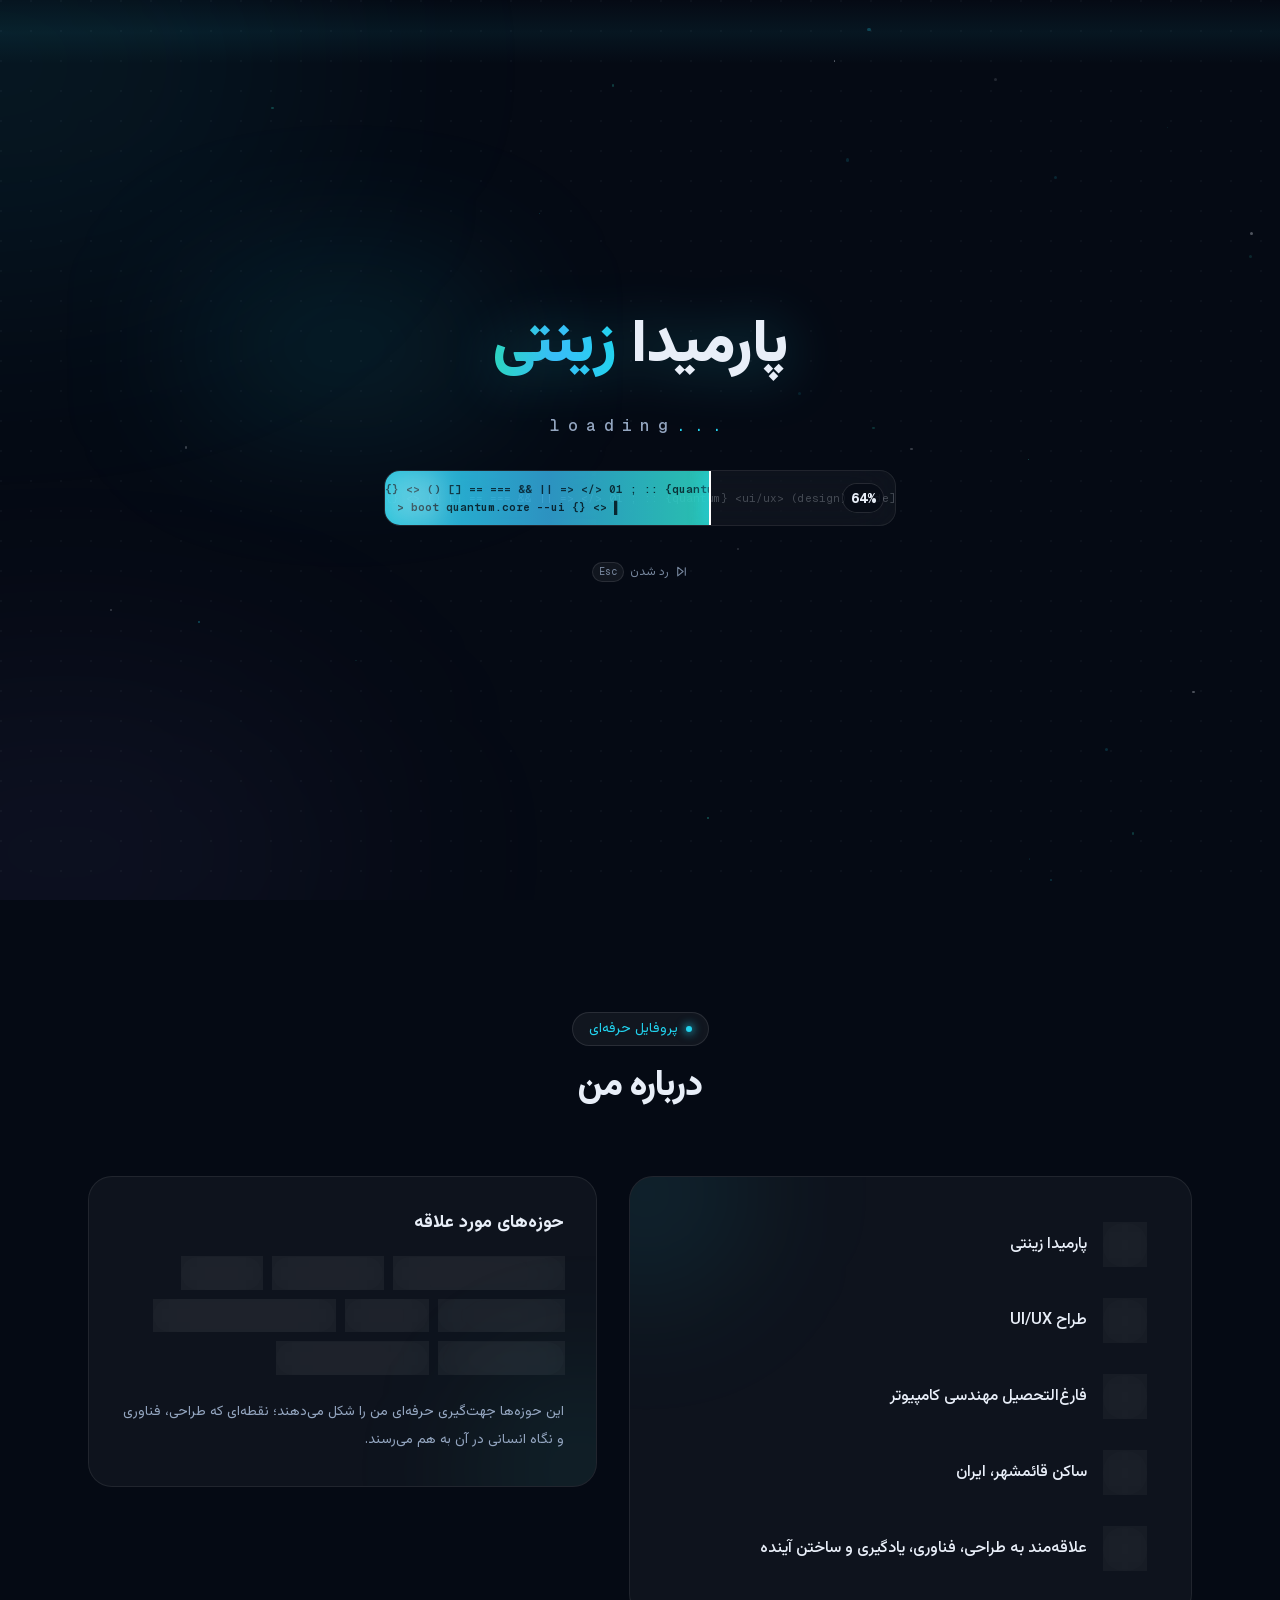
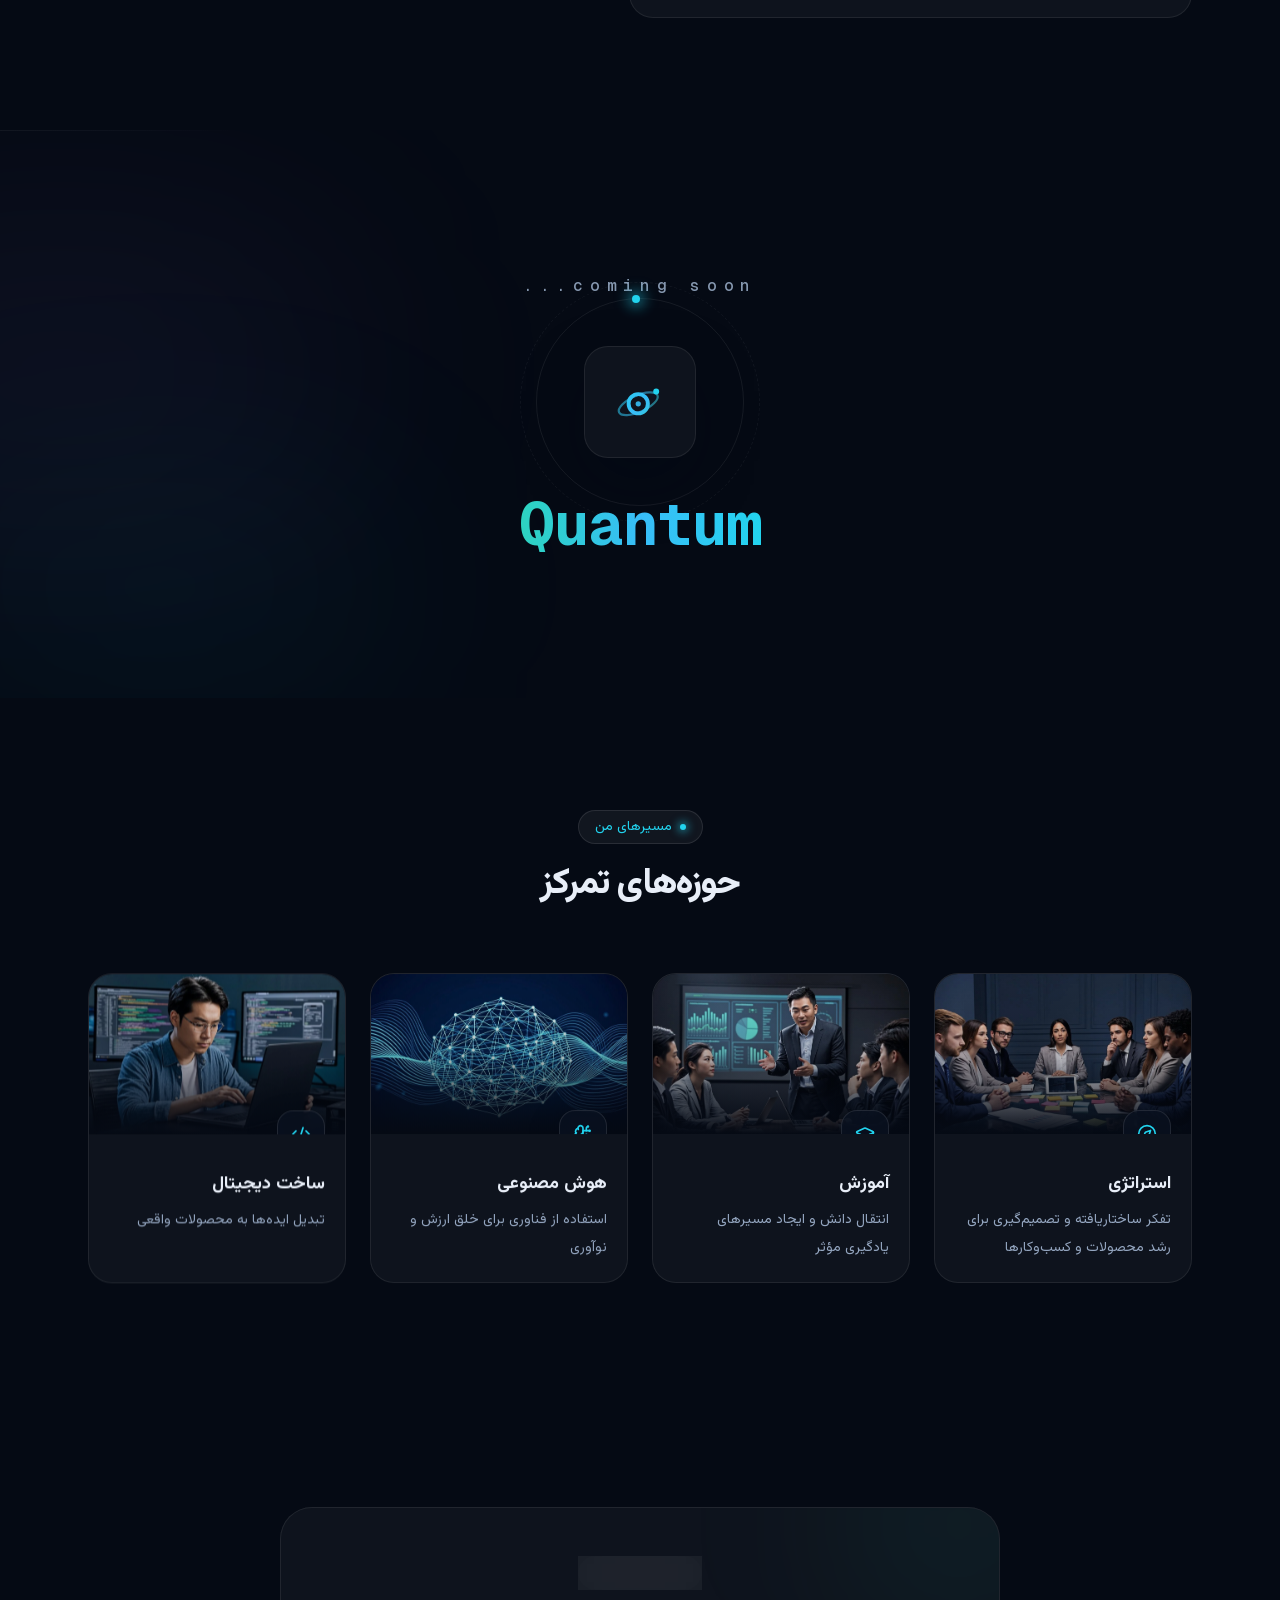
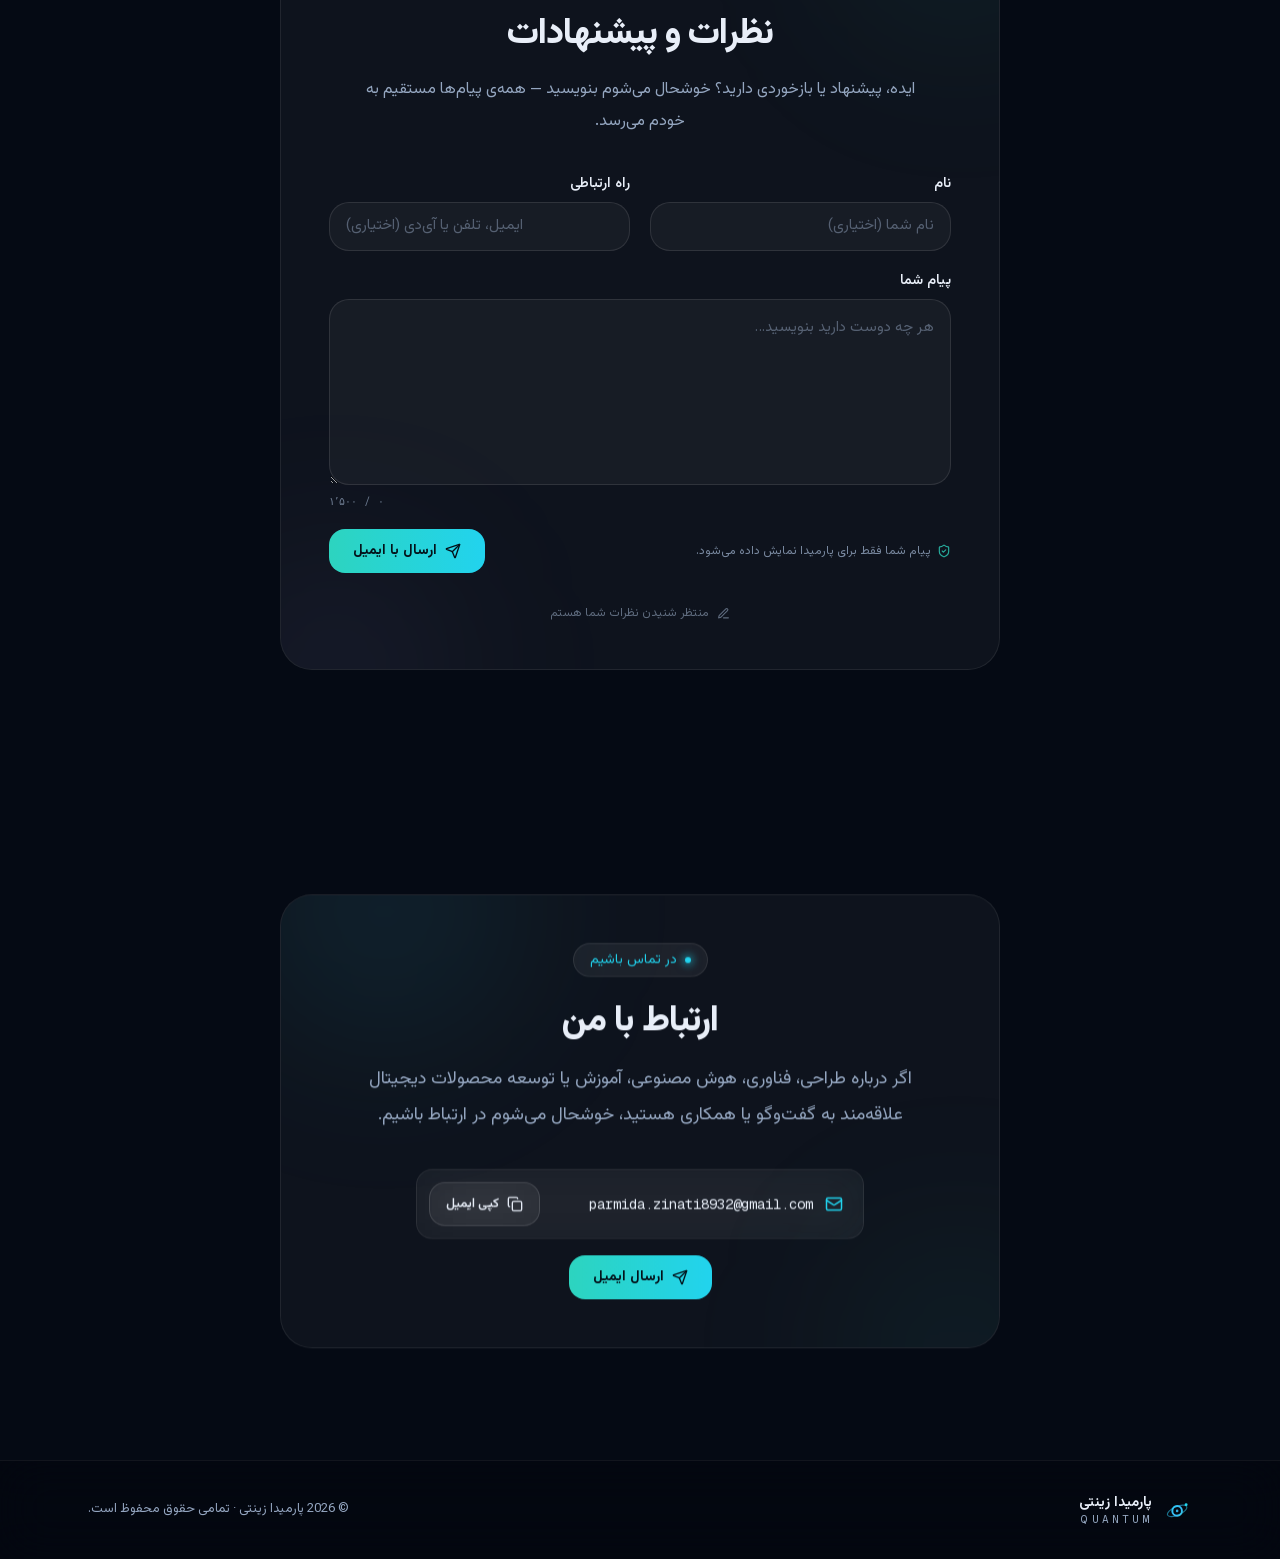
<file: index.html>
<!DOCTYPE html><!--V0lrdMGFNwlrxf8jYHZpZ--><html lang="fa" dir="rtl" data-scroll-behavior="smooth" class="vazirmatn_22f2f1af-module__vQ03Ya__variable geist_mono_d6617093-module__z61v7q__variable"><head><meta charSet="utf-8"/><meta name="viewport" content="width=device-width, initial-scale=1"/><link rel="preload" href="/_next/static/media/797e433ab948586e-s.p.29207c2f.woff2" as="font" crossorigin="" type="font/woff2"/><link rel="preload" href="/_next/static/media/ec8f59eafded4799-s.p.bd0c2d26.woff2" as="font" crossorigin="" type="font/woff2"/><link rel="preload" href="/_next/static/media/f1d25eabcf1db66d-s.p.c041a43b.woff2" as="font" crossorigin="" type="font/woff2"/><link rel="preload" as="image" href="/images/portrait.webp"/><link rel="stylesheet" href="/_next/static/chunks/6f057719d4ea8b1a.css" data-precedence="next"/><link rel="stylesheet" href="/_next/static/chunks/970567e23ebcacea.css" data-precedence="next"/><link rel="preload" as="script" fetchPriority="low" href="/_next/static/chunks/21a0a4061f3ab64d.js"/><script src="/_next/static/chunks/abc386bdde209760.js" async=""></script><script src="/_next/static/chunks/6a066a81e6879a8d.js" async=""></script><script src="/_next/static/chunks/turbopack-c93791be338872a4.js" async=""></script><script src="/_next/static/chunks/ff1a16fafef87110.js" async=""></script><script src="/_next/static/chunks/d2be314c3ece3fbe.js" async=""></script><script src="/_next/static/chunks/314ea93c00dd0e57.js" async=""></script><meta name="next-size-adjust" content=""/><meta name="theme-color" content="#050a14"/><title>پارمیدا زینتی | طراح UI/UX و بنیان‌گذار Quantum</title><meta name="description" content="وب‌سایت رسمی پارمیدا زینتی؛ طراح UI/UX، فارغ‌التحصیل مهندسی کامپیوتر و بنیان‌گذار Quantum از قائمشهر ایران — جایی که طراحی، فناوری و نگاه انسانی به یک مسیر مشترک می‌رسند."/><meta name="author" content="Parmida Zinati"/><meta name="keywords" content="پارمیدا زینتی,طراح UI/UX,Quantum,کوانتوم,طراحی رابط کاربری,تجربه کاربری,قائمشهر,Parmida Zinati"/><meta name="creator" content="Parmida Zinati"/><meta name="robots" content="index, follow"/><meta name="googlebot" content="index, follow, max-image-preview:large, max-snippet:-1"/><link rel="canonical" href="https://parmidazinati.ir/"/><meta property="og:title" content="پارمیدا زینتی | طراح UI/UX و بنیان‌گذار Quantum"/><meta property="og:description" content="ایده‌های بزرگ را به تجربه‌های ماندگار تبدیل می‌کنم. طراح UI/UX و بنیان‌گذار Quantum از قائمشهر، ایران."/><meta property="og:url" content="https://parmidazinati.ir/"/><meta property="og:site_name" content="Parmida Zinati — Quantum"/><meta property="og:locale" content="fa_IR"/><meta property="og:image" content="https://parmidazinati.ir/images/portrait.webp"/><meta property="og:image:width" content="768"/><meta property="og:image:height" content="1344"/><meta property="og:image:alt" content="پرتره پارمیدا زینتی، طراح UI/UX و بنیان‌گذار Quantum"/><meta property="og:type" content="website"/><meta name="twitter:card" content="summary_large_image"/><meta name="twitter:title" content="پارمیدا زینتی | طراح UI/UX و بنیان‌گذار Quantum"/><meta name="twitter:description" content="ایده‌های بزرگ را به تجربه‌های ماندگار تبدیل می‌کنم. طراح UI/UX و بنیان‌گذار Quantum."/><meta name="twitter:image" content="https://parmidazinati.ir/images/portrait.webp"/><link rel="icon" href="/icon.svg?icon.3f225f3a.svg" sizes="any" type="image/svg+xml"/><script src="/_next/static/chunks/a6dad97d9634a72d.js" noModule=""></script></head><body class="bg-background text-foreground antialiased"><div hidden=""><!--$--><!--/$--></div><div class="relative flex min-h-svh flex-col overflow-x-clip"><a href="#main" class="sr-only focus:not-sr-only focus:fixed focus:start-4 focus:top-4 focus:z-[70] focus:rounded-xl focus:bg-aqua focus:px-4 focus:py-2.5 focus:text-sm focus:font-bold focus:text-[#03121a]">پرش به محتوای اصلی</a><div aria-hidden="true" class="pointer-events-none fixed inset-0 -z-10 overflow-hidden"><div class="absolute inset-0 bg-linear-to-b from-[#08101f] via-[#050a14] to-[#04070f]"></div><div class="absolute -top-40 start-[-10%] h-[34rem] w-[34rem] rounded-full bg-aqua/[0.07] blur-[130px]"></div><div class="absolute top-[22%] end-[-12%] h-[30rem] w-[30rem] rounded-full bg-iris/[0.05] blur-[140px]"></div><div class="absolute bottom-[-15%] start-[28%] h-[30rem] w-[30rem] rounded-full bg-lagoon/[0.05] blur-[150px]"></div><div class="bg-grid absolute inset-0 [mask-image:radial-gradient(ellipse_75%_60%_at_50%_20%,black_30%,transparent_100%)]"></div><div class="absolute inset-0 opacity-[0.05] mix-blend-overlay" style="background-image:url(&quot;data:image/svg+xml,%3Csvg xmlns=&#x27;http://www.w3.org/2000/svg&#x27; width=&#x27;160&#x27; height=&#x27;160&#x27;%3E%3Cfilter id=&#x27;n&#x27;%3E%3CfeTurbulence type=&#x27;fractalNoise&#x27; baseFrequency=&#x27;0.9&#x27; numOctaves=&#x27;2&#x27;/%3E%3C/filter%3E%3Crect width=&#x27;100%25&#x27; height=&#x27;100%25&#x27; filter=&#x27;url(%23n)&#x27; opacity=&#x27;0.6&#x27;/%3E%3C/svg%3E&quot;)"></div></div><header class="fixed inset-x-0 top-0 z-50 transition-all duration-500 border-b border-transparent bg-transparent"><div class="relative z-10 mx-auto flex h-16 w-full max-w-6xl items-center justify-between gap-4 px-4 sm:px-6 md:h-[72px]"><a href="#home" class="group flex min-h-11 items-center gap-3" aria-label="پارمیدا زینتی — بازگشت به بالای صفحه"><span class="relative"><svg viewBox="0 0 64 64" width="34" height="34" fill="none" aria-hidden="true" class="shrink-0 transition-transform duration-500 group-hover:rotate-[18deg]"><defs><linearGradient id="qmk-g" x1="8" y1="8" x2="56" y2="56" gradientUnits="userSpaceOnUse"><stop offset="0" stop-color="#22D3EE"></stop><stop offset="0.55" stop-color="#38BDF8"></stop><stop offset="1" stop-color="#2DD4BF"></stop></linearGradient></defs><circle cx="30" cy="34" r="11" stroke="url(#qmk-g)" stroke-width="4.5"></circle><ellipse cx="30" cy="34" rx="24" ry="9.5" stroke="url(#qmk-g)" stroke-opacity="0.55" stroke-width="2.5" transform="rotate(-24 30 34)"></ellipse><circle cx="50.5" cy="20" r="3.4" fill="#22D3EE"></circle><circle cx="30" cy="34" r="3" fill="url(#qmk-g)" fill-opacity="0.9"></circle></svg><span class="absolute inset-0 -z-10 rounded-full bg-aqua/25 blur-lg transition-opacity duration-500 group-hover:opacity-100"></span></span><span class="flex flex-col leading-tight"><span class="text-[15px] font-bold text-ink">پارمیدا زینتی</span><span class="font-mono text-[11px] font-medium uppercase tracking-[0.28em] text-fog/90">Quantum</span></span></a><nav aria-label="ناوبری اصلی" class="hidden lg:block"><ul class="flex items-center gap-1"><li><a href="#home" aria-current="true" class="relative flex min-h-11 items-center rounded-xl px-4 text-sm font-medium transition-colors duration-300 text-aqua">خانه<span aria-hidden="true" class="absolute inset-x-4 -bottom-0.5 h-px bg-linear-to-l from-transparent via-aqua to-transparent transition-opacity duration-300 opacity-100"></span></a></li><li><a href="#about" class="relative flex min-h-11 items-center rounded-xl px-4 text-sm font-medium transition-colors duration-300 text-fog hover:text-ink">درباره من<span aria-hidden="true" class="absolute inset-x-4 -bottom-0.5 h-px bg-linear-to-l from-transparent via-aqua to-transparent transition-opacity duration-300 opacity-0"></span></a></li><li><a href="#quantum" class="relative flex min-h-11 items-center rounded-xl px-4 text-sm font-medium transition-colors duration-300 text-fog hover:text-ink">کوانتوم<span aria-hidden="true" class="absolute inset-x-4 -bottom-0.5 h-px bg-linear-to-l from-transparent via-aqua to-transparent transition-opacity duration-300 opacity-0"></span></a></li><li><a href="#focus" class="relative flex min-h-11 items-center rounded-xl px-4 text-sm font-medium transition-colors duration-300 text-fog hover:text-ink">حوزه‌های تمرکز<span aria-hidden="true" class="absolute inset-x-4 -bottom-0.5 h-px bg-linear-to-l from-transparent via-aqua to-transparent transition-opacity duration-300 opacity-0"></span></a></li><li><a href="#feedback" class="relative flex min-h-11 items-center rounded-xl px-4 text-sm font-medium transition-colors duration-300 text-fog hover:text-ink">نظرات<span aria-hidden="true" class="absolute inset-x-4 -bottom-0.5 h-px bg-linear-to-l from-transparent via-aqua to-transparent transition-opacity duration-300 opacity-0"></span></a></li><li><a href="#contact" class="relative flex min-h-11 items-center rounded-xl px-4 text-sm font-medium transition-colors duration-300 text-fog hover:text-ink">ارتباط با من<span aria-hidden="true" class="absolute inset-x-4 -bottom-0.5 h-px bg-linear-to-l from-transparent via-aqua to-transparent transition-opacity duration-300 opacity-0"></span></a></li></ul></nav><button type="button" aria-expanded="false" aria-controls="mobile-menu" aria-label="باز کردن منو" class="glass flex min-h-11 w-11 items-center justify-center rounded-xl text-ink transition-colors hover:bg-white/[0.09] lg:hidden"><svg xmlns="http://www.w3.org/2000/svg" width="20" height="20" viewBox="0 0 24 24" fill="none" stroke="currentColor" stroke-width="2" stroke-linecap="round" stroke-linejoin="round" class="lucide lucide-menu" aria-hidden="true"><path d="M4 12h16"></path><path d="M4 18h16"></path><path d="M4 6h16"></path></svg></button></div></header><main id="main" class="flex-1"><section id="home" aria-label="معرفی پارمیدا زینتی" class="relative flex min-h-svh items-center overflow-hidden pb-24 pt-32 sm:pt-36"><div aria-hidden="true" class="pointer-events-none absolute inset-0"><div class="absolute -top-10 end-[2%] h-96 w-96 rounded-full bg-aqua/[0.09] blur-[130px]"></div><div class="absolute bottom-[-8%] start-[4%] h-80 w-80 rounded-full bg-lagoon/[0.07] blur-[140px]"></div></div><div class="mx-auto grid w-full max-w-6xl items-center gap-14 px-4 sm:px-6 lg:grid-cols-[1.05fr_0.95fr] lg:gap-10"><div class="flex flex-col items-start gap-7"><span class="glass-chip text-aqua" style="opacity:0;filter:blur(8px);transform:translateY(26px)"><span class="relative flex h-2 w-2" aria-hidden="true"><span class="absolute inline-flex h-full w-full animate-ping rounded-full bg-aqua opacity-50"></span><span class="relative inline-flex h-2 w-2 rounded-full bg-aqua"></span></span>طراح UI/UX · بنیان‌گذار Quantum</span><h1 class="max-w-xl text-4xl font-black leading-[1.3] tracking-tight text-ink sm:text-5xl sm:leading-[1.28] xl:text-[3.4rem] xl:leading-[1.25]" style="opacity:0;filter:blur(8px);transform:translateY(26px)"><span>ایده‌های بزرگ را به </span><span class="text-gradient">تجربه‌های ماندگار</span><span> تبدیل می‌کنم.</span></h1><p class="max-w-xl text-base leading-8 text-fog sm:text-lg sm:leading-9" style="opacity:0;filter:blur(8px);transform:translateY(26px)">من پارمیدا زینتی هستم؛ طراح UI/UX، فارغ‌التحصیل مهندسی کامپیوتر و بنیان‌گذار کوانتوم. اینجا جایی است که طراحی، فناوری و نگاه انسانی به یک مسیر مشترک می‌رسند.</p><div class="mt-2 flex flex-col gap-3 sm:flex-row sm:items-center" style="opacity:0;filter:blur(8px);transform:translateY(26px)"><a href="#about" class="btn-primary group">بیشتر درباره من<svg xmlns="http://www.w3.org/2000/svg" width="18" height="18" viewBox="0 0 24 24" fill="none" stroke="currentColor" stroke-width="2" stroke-linecap="round" stroke-linejoin="round" class="lucide lucide-arrow-down-left transition-transform duration-300 group-hover:-translate-x-0.5 group-hover:translate-y-0.5" aria-hidden="true"><path d="M17 7 7 17"></path><path d="M17 17H7V7"></path></svg></a><a href="#quantum" class="btn-glass">آشنایی با کوانتوم</a></div></div><div class="relative mx-auto w-full max-w-[400px] sm:max-w-[440px]" style="opacity:0;transform:translateY(24px) scale(0.94)"><div aria-hidden="true" class="pointer-events-none absolute -inset-10 hidden sm:-inset-14 sm:block"><div class="animate-orbit absolute inset-0 rounded-full border border-white/[0.09]"><span class="orbit-dot -top-1 start-1/2"></span></div><div class="animate-orbit-rev absolute -inset-6 rounded-full border border-dashed border-white/[0.07]"><span class="orbit-dot -bottom-1 end-[18%] bg-lagoon! shadow-[0_0_14px_4px_rgba(45,212,191,0.5)]"></span></div><div class="absolute inset-0 [transform:scaleY(0.42)_rotate(-14deg)]"><div class="animate-orbit-slow absolute inset-0 rounded-full border border-white/[0.06]"><span class="orbit-dot top-1/2 -start-1 bg-iris! shadow-[0_0_14px_4px_rgba(167,139,250,0.4)]"></span></div></div><div class="absolute inset-0 rounded-full border border-white/[0.04]"></div></div><div aria-hidden="true" class="absolute -inset-6 rounded-[3rem] bg-linear-to-tr from-aqua/[0.16] via-transparent to-lagoon/[0.14] blur-2xl"></div><div class="glass-frame relative overflow-hidden rounded-[2rem] p-[1.5px] shadow-[0_40px_90px_-30px_rgba(2,8,20,0.9)]"><div class="relative aspect-[4/5] overflow-hidden rounded-[calc(2rem-1.5px)] bg-night-soft"><img alt="پرتره پارمیدا زینتی، طراح UI/UX و بنیان‌گذار Quantum" width="576" height="720" decoding="async" data-nimg="1" class="h-full w-full object-cover" style="color:transparent" src="/images/portrait.webp"/><div aria-hidden="true" class="absolute inset-x-0 bottom-0 h-40 bg-linear-to-t from-[#050a14]/85 via-[#050a14]/25 to-transparent"></div><div aria-hidden="true" class="animate-sheen absolute inset-y-0 start-0 w-1/3 bg-linear-to-r from-transparent via-white/[0.07] to-transparent"></div></div></div><div class="glass absolute -top-5 end-[-6%] hidden animate-float items-center gap-2 rounded-2xl px-4 py-2.5 shadow-[0_18px_50px_-16px_rgba(2,8,20,0.85)] sm:flex"><svg xmlns="http://www.w3.org/2000/svg" width="16" height="16" viewBox="0 0 24 24" fill="none" stroke="currentColor" stroke-width="2" stroke-linecap="round" stroke-linejoin="round" class="lucide lucide-sparkles text-aqua" aria-hidden="true"><path d="M9.937 15.5A2 2 0 0 0 8.5 14.063l-6.135-1.582a.5.5 0 0 1 0-.962L8.5 9.936A2 2 0 0 0 9.937 8.5l1.582-6.135a.5.5 0 0 1 .963 0L14.063 8.5A2 2 0 0 0 15.5 9.937l6.135 1.581a.5.5 0 0 1 0 .964L15.5 14.063a2 2 0 0 0-1.437 1.437l-1.582 6.135a.5.5 0 0 1-.963 0z"></path><path d="M20 3v4"></path><path d="M22 5h-4"></path><path d="M4 17v2"></path><path d="M5 18H3"></path></svg><span class="text-[13px] font-semibold text-ink">طراح UI/UX</span></div><div class="glass absolute -bottom-5 start-[-8%] hidden animate-float-late items-center gap-2.5 rounded-2xl px-4 py-2.5 shadow-[0_18px_50px_-16px_rgba(2,8,20,0.85)] sm:flex"><svg viewBox="0 0 64 64" width="20" height="20" fill="none" aria-hidden="true" class="shrink-0"><defs><linearGradient id="qmk-g" x1="8" y1="8" x2="56" y2="56" gradientUnits="userSpaceOnUse"><stop offset="0" stop-color="#22D3EE"></stop><stop offset="0.55" stop-color="#38BDF8"></stop><stop offset="1" stop-color="#2DD4BF"></stop></linearGradient></defs><circle cx="30" cy="34" r="11" stroke="url(#qmk-g)" stroke-width="4.5"></circle><ellipse cx="30" cy="34" rx="24" ry="9.5" stroke="url(#qmk-g)" stroke-opacity="0.55" stroke-width="2.5" transform="rotate(-24 30 34)"></ellipse><circle cx="50.5" cy="20" r="3.4" fill="#22D3EE"></circle><circle cx="30" cy="34" r="3" fill="url(#qmk-g)" fill-opacity="0.9"></circle></svg><span class="text-[13px] font-semibold text-ink">بنیان‌گذار Quantum</span></div></div></div><a href="#about" aria-label="اسکرول به بخش درباره من" class="absolute bottom-7 left-1/2 hidden -translate-x-1/2 flex-col items-center gap-1.5 text-fog transition-colors hover:text-aqua md:flex"><span class="text-[11px] font-medium">اسکرول کنید</span><svg xmlns="http://www.w3.org/2000/svg" width="20" height="20" viewBox="0 0 24 24" fill="none" stroke="currentColor" stroke-width="2" stroke-linecap="round" stroke-linejoin="round" class="lucide lucide-chevron-down animate-pulse-soft" aria-hidden="true"><path d="m6 9 6 6 6-6"></path></svg></a></section><section id="about" aria-labelledby="about-title" class="relative py-24 sm:py-28"><div class="mx-auto w-full max-w-6xl px-4 sm:px-6"><div class="mb-12 flex flex-col gap-4 sm:mb-16 items-center text-center" style="opacity:0;filter:blur(8px);transform:translateY(26px)"><span class="glass-chip text-aqua"><span class="h-1.5 w-1.5 rounded-full bg-aqua shadow-[0_0_8px_2px_rgba(34,211,238,0.6)]"></span>پروفایل حرفه‌ای</span><h2 id="about-title" class="max-w-2xl text-3xl font-extrabold leading-snug tracking-tight text-ink sm:text-4xl">درباره من</h2></div><div class="grid items-start gap-6 lg:grid-cols-[1.05fr_0.95fr] lg:gap-8"><div style="opacity:0;filter:blur(8px);transform:translateY(26px)"><div class="glass relative overflow-hidden rounded-3xl p-6 sm:p-8"><div aria-hidden="true" class="absolute -top-24 -end-24 h-56 w-56 rounded-full bg-aqua/[0.08] blur-3xl"></div><ul class="relative flex flex-col gap-1"><li><div class="group flex items-center gap-4 rounded-2xl px-3 py-3.5 transition-colors duration-300 hover:bg-white/[0.04]"><span class="glass flex h-11 w-11 shrink-0 items-center justify-center rounded-xl text-aqua transition-shadow duration-300 group-hover:shadow-[0_0_20px_-2px_rgba(34,211,238,0.35)]"><svg xmlns="http://www.w3.org/2000/svg" width="19" height="19" viewBox="0 0 24 24" fill="none" stroke="currentColor" stroke-width="2" stroke-linecap="round" stroke-linejoin="round" class="lucide lucide-user" aria-hidden="true"><path d="M19 21v-2a4 4 0 0 0-4-4H9a4 4 0 0 0-4 4v2"></path><circle cx="12" cy="7" r="4"></circle></svg></span><span class="text-[15px] font-medium leading-7 text-ink sm:text-base">پارمیدا زینتی</span></div></li><li><div class="group flex items-center gap-4 rounded-2xl px-3 py-3.5 transition-colors duration-300 hover:bg-white/[0.04]"><span class="glass flex h-11 w-11 shrink-0 items-center justify-center rounded-xl text-aqua transition-shadow duration-300 group-hover:shadow-[0_0_20px_-2px_rgba(34,211,238,0.35)]"><svg xmlns="http://www.w3.org/2000/svg" width="19" height="19" viewBox="0 0 24 24" fill="none" stroke="currentColor" stroke-width="2" stroke-linecap="round" stroke-linejoin="round" class="lucide lucide-palette" aria-hidden="true"><path d="M12 22a1 1 0 0 1 0-20 10 9 0 0 1 10 9 5 5 0 0 1-5 5h-2.25a1.75 1.75 0 0 0-1.4 2.8l.3.4a1.75 1.75 0 0 1-1.4 2.8z"></path><circle cx="13.5" cy="6.5" r=".5" fill="currentColor"></circle><circle cx="17.5" cy="10.5" r=".5" fill="currentColor"></circle><circle cx="6.5" cy="12.5" r=".5" fill="currentColor"></circle><circle cx="8.5" cy="7.5" r=".5" fill="currentColor"></circle></svg></span><span class="text-[15px] font-medium leading-7 text-ink sm:text-base">طراح UI/UX</span></div></li><li><div class="group flex items-center gap-4 rounded-2xl px-3 py-3.5 transition-colors duration-300 hover:bg-white/[0.04]"><span class="glass flex h-11 w-11 shrink-0 items-center justify-center rounded-xl text-aqua transition-shadow duration-300 group-hover:shadow-[0_0_20px_-2px_rgba(34,211,238,0.35)]"><svg xmlns="http://www.w3.org/2000/svg" width="19" height="19" viewBox="0 0 24 24" fill="none" stroke="currentColor" stroke-width="2" stroke-linecap="round" stroke-linejoin="round" class="lucide lucide-graduation-cap" aria-hidden="true"><path d="M21.42 10.922a1 1 0 0 0-.019-1.838L12.83 5.18a2 2 0 0 0-1.66 0L2.6 9.08a1 1 0 0 0 0 1.832l8.57 3.908a2 2 0 0 0 1.66 0z"></path><path d="M22 10v6"></path><path d="M6 12.5V16a6 3 0 0 0 12 0v-3.5"></path></svg></span><span class="text-[15px] font-medium leading-7 text-ink sm:text-base">فارغ‌التحصیل مهندسی کامپیوتر</span></div></li><li><div class="group flex items-center gap-4 rounded-2xl px-3 py-3.5 transition-colors duration-300 hover:bg-white/[0.04]"><span class="glass flex h-11 w-11 shrink-0 items-center justify-center rounded-xl text-aqua transition-shadow duration-300 group-hover:shadow-[0_0_20px_-2px_rgba(34,211,238,0.35)]"><svg xmlns="http://www.w3.org/2000/svg" width="19" height="19" viewBox="0 0 24 24" fill="none" stroke="currentColor" stroke-width="2" stroke-linecap="round" stroke-linejoin="round" class="lucide lucide-map-pin" aria-hidden="true"><path d="M20 10c0 4.993-5.539 10.193-7.399 11.799a1 1 0 0 1-1.202 0C9.539 20.193 4 14.993 4 10a8 8 0 0 1 16 0"></path><circle cx="12" cy="10" r="3"></circle></svg></span><span class="text-[15px] font-medium leading-7 text-ink sm:text-base">ساکن قائمشهر، ایران</span></div></li><li><div class="group flex items-center gap-4 rounded-2xl px-3 py-3.5 transition-colors duration-300 hover:bg-white/[0.04]"><span class="glass flex h-11 w-11 shrink-0 items-center justify-center rounded-xl text-aqua transition-shadow duration-300 group-hover:shadow-[0_0_20px_-2px_rgba(34,211,238,0.35)]"><svg xmlns="http://www.w3.org/2000/svg" width="19" height="19" viewBox="0 0 24 24" fill="none" stroke="currentColor" stroke-width="2" stroke-linecap="round" stroke-linejoin="round" class="lucide lucide-sparkles" aria-hidden="true"><path d="M9.937 15.5A2 2 0 0 0 8.5 14.063l-6.135-1.582a.5.5 0 0 1 0-.962L8.5 9.936A2 2 0 0 0 9.937 8.5l1.582-6.135a.5.5 0 0 1 .963 0L14.063 8.5A2 2 0 0 0 15.5 9.937l6.135 1.581a.5.5 0 0 1 0 .964L15.5 14.063a2 2 0 0 0-1.437 1.437l-1.582 6.135a.5.5 0 0 1-.963 0z"></path><path d="M20 3v4"></path><path d="M22 5h-4"></path><path d="M4 17v2"></path><path d="M5 18H3"></path></svg></span><span class="text-[15px] font-medium leading-7 text-ink sm:text-base">علاقه‌مند به طراحی، فناوری، یادگیری و ساختن آینده</span></div></li></ul></div></div><div style="opacity:0;filter:blur(8px);transform:translateY(26px)"><div class="glass relative h-full overflow-hidden rounded-3xl p-6 sm:p-8"><div aria-hidden="true" class="absolute -bottom-24 -start-24 h-56 w-56 rounded-full bg-lagoon/[0.07] blur-3xl"></div><h3 class="relative mb-5 text-lg font-bold text-ink">حوزه‌های مورد علاقه</h3><ul class="relative flex flex-wrap gap-2.5"><li class="glass-chip text-[13px] text-fog transition-colors duration-300 hover:border-aqua/30 hover:text-ink"><span aria-hidden="true" class="h-1 w-1 rounded-full bg-aqua"></span>طراحی محصول دیجیتال</li><li class="glass-chip text-[13px] text-fog transition-colors duration-300 hover:border-aqua/30 hover:text-ink"><span aria-hidden="true" class="h-1 w-1 rounded-full bg-aqua"></span>تجربه کاربری</li><li class="glass-chip text-[13px] text-fog transition-colors duration-300 hover:border-aqua/30 hover:text-ink"><span aria-hidden="true" class="h-1 w-1 rounded-full bg-aqua"></span>فناوری</li><li class="glass-chip text-[13px] text-fog transition-colors duration-300 hover:border-aqua/30 hover:text-ink"><span aria-hidden="true" class="h-1 w-1 rounded-full bg-aqua"></span>هوش مصنوعی</li><li class="glass-chip text-[13px] text-fog transition-colors duration-300 hover:border-aqua/30 hover:text-ink"><span aria-hidden="true" class="h-1 w-1 rounded-full bg-aqua"></span>آموزش</li><li class="glass-chip text-[13px] text-fog transition-colors duration-300 hover:border-aqua/30 hover:text-ink"><span aria-hidden="true" class="h-1 w-1 rounded-full bg-aqua"></span>ساخت محصولات دیجیتال</li><li class="glass-chip text-[13px] text-fog transition-colors duration-300 hover:border-aqua/30 hover:text-ink"><span aria-hidden="true" class="h-1 w-1 rounded-full bg-aqua"></span>یادگیری مستمر</li><li class="glass-chip text-[13px] text-fog transition-colors duration-300 hover:border-aqua/30 hover:text-ink"><span aria-hidden="true" class="h-1 w-1 rounded-full bg-aqua"></span>آینده‌پژوهی و نوآوری</li></ul><p class="relative mt-6 text-sm leading-7 text-fog">این حوزه‌ها جهت‌گیری حرفه‌ای من را شکل می‌دهند؛ نقطه‌ای که طراحی، فناوری و نگاه انسانی در آن به هم می‌رسند.</p></div></div></div></div></section><section id="quantum" aria-labelledby="quantum-title" class="relative overflow-hidden py-28 sm:py-36"><div aria-hidden="true" class="pointer-events-none absolute inset-0"><div class="absolute start-1/2 top-0 h-px w-[min(48rem,80%)] -translate-x-1/2 bg-linear-to-l from-transparent via-white/[0.08] to-transparent"></div><div class="absolute start-1/2 top-24 h-72 w-[36rem] max-w-[90vw] -translate-x-1/2 rounded-full bg-iris/[0.06] blur-[120px]"></div><div class="absolute bottom-0 start-1/2 h-56 w-[30rem] max-w-[85vw] -translate-x-1/2 rounded-full bg-aqua/[0.05] blur-[110px]"></div></div><div class="relative mx-auto flex w-full max-w-4xl flex-col items-center px-4 text-center sm:px-6"><div style="opacity:0;filter:blur(8px);transform:translateY(26px)"><p dir="ltr" class="animate-pulse-soft font-mono text-sm font-medium tracking-[0.42em] text-fog/90 sm:text-base">...coming soon</p></div><div style="opacity:0;filter:blur(8px);transform:translateY(26px)"><div class="relative mt-12 flex items-center justify-center"><div aria-hidden="true" class="pointer-events-none absolute -inset-9 sm:-inset-12"><div class="animate-orbit absolute inset-0 rounded-full border border-white/[0.07]"><span class="orbit-dot -top-1 start-1/2"></span></div><div class="animate-orbit-rev absolute -inset-4 rounded-full border border-dashed border-white/[0.05]"></div></div><div class="glass flex h-24 w-24 items-center justify-center rounded-3xl shadow-[0_24px_70px_-20px_rgba(2,8,20,0.9)] sm:h-28 sm:w-28"><svg viewBox="0 0 64 64" width="56" height="56" fill="none" aria-hidden="true" class="shrink-0"><defs><linearGradient id="qmk-g" x1="8" y1="8" x2="56" y2="56" gradientUnits="userSpaceOnUse"><stop offset="0" stop-color="#22D3EE"></stop><stop offset="0.55" stop-color="#38BDF8"></stop><stop offset="1" stop-color="#2DD4BF"></stop></linearGradient></defs><circle cx="30" cy="34" r="11" stroke="url(#qmk-g)" stroke-width="4.5"></circle><ellipse cx="30" cy="34" rx="24" ry="9.5" stroke="url(#qmk-g)" stroke-opacity="0.55" stroke-width="2.5" transform="rotate(-24 30 34)"></ellipse><circle cx="50.5" cy="20" r="3.4" fill="#22D3EE"></circle><circle cx="30" cy="34" r="3" fill="url(#qmk-g)" fill-opacity="0.9"></circle></svg></div></div></div><div style="opacity:0;filter:blur(8px);transform:translateY(26px)"><h2 id="quantum-title" class="mt-9 font-mono text-5xl font-bold tracking-tight sm:text-6xl"><span class="text-gradient">Quantum</span></h2></div></div></section><section id="focus" aria-labelledby="focus-title" class="relative py-24 sm:py-28"><div class="mx-auto w-full max-w-6xl px-4 sm:px-6"><div class="mb-12 flex flex-col gap-4 sm:mb-16 items-center text-center" style="opacity:0;filter:blur(8px);transform:translateY(26px)"><span class="glass-chip text-aqua"><span class="h-1.5 w-1.5 rounded-full bg-aqua shadow-[0_0_8px_2px_rgba(34,211,238,0.6)]"></span>مسیرهای من</span><h2 id="focus-title" class="max-w-2xl text-3xl font-extrabold leading-snug tracking-tight text-ink sm:text-4xl">حوزه‌های تمرکز</h2></div><ul class="grid grid-cols-1 gap-6 sm:grid-cols-2 xl:grid-cols-4"><li><div class="h-full" style="opacity:0;filter:blur(8px);transform:translateY(26px)"><article class="glass group relative flex h-full flex-col overflow-hidden rounded-3xl transition-all duration-500 hover:-translate-y-1.5 hover:border-aqua/25 hover:shadow-[0_30px_70px_-24px_rgba(2,8,20,0.9),0_0_0_1px_rgba(34,211,238,0.12)]"><div class="relative aspect-[16/10] overflow-hidden"><img alt="جلسه استراتژی و همکاری تیمی دور یک میز شیشه‌ای در دفتر مدرن" loading="lazy" width="1344" height="768" decoding="async" data-nimg="1" class="h-full w-full object-cover transition-transform duration-700 ease-out group-hover:scale-[1.06]" style="color:transparent" src="/images/focus-strategy.webp"/><div aria-hidden="true" class="absolute inset-0 bg-linear-to-t from-[#050a14] via-[#050a14]/25 to-transparent"></div><span class="glass-strong absolute -bottom-6 start-5 flex h-12 w-12 items-center justify-center rounded-2xl text-aqua shadow-[0_14px_36px_-10px_rgba(2,8,20,0.9)] transition-all duration-500 group-hover:text-lagoon group-hover:shadow-[0_14px_36px_-8px_rgba(45,212,191,0.45)]"><svg xmlns="http://www.w3.org/2000/svg" width="20" height="20" viewBox="0 0 24 24" fill="none" stroke="currentColor" stroke-width="2" stroke-linecap="round" stroke-linejoin="round" class="lucide lucide-compass" aria-hidden="true"><path d="m16.24 7.76-1.804 5.411a2 2 0 0 1-1.265 1.265L7.76 16.24l1.804-5.411a2 2 0 0 1 1.265-1.265z"></path><circle cx="12" cy="12" r="10"></circle></svg></span></div><div class="flex flex-1 flex-col gap-2 p-5 pt-9"><h3 class="text-lg font-bold text-ink transition-colors duration-300 group-hover:text-aqua">استراتژی</h3><p class="text-sm leading-7 text-fog">تفکر ساختاریافته و تصمیم‌گیری برای رشد محصولات و کسب‌وکارها</p></div><span aria-hidden="true" class="absolute inset-x-0 bottom-0 h-px origin-center scale-x-0 bg-linear-to-l from-transparent via-aqua to-transparent transition-transform duration-500 group-hover:scale-x-100"></span></article></div></li><li><div class="h-full" style="opacity:0;filter:blur(8px);transform:translateY(26px)"><article class="glass group relative flex h-full flex-col overflow-hidden rounded-3xl transition-all duration-500 hover:-translate-y-1.5 hover:border-aqua/25 hover:shadow-[0_30px_70px_-24px_rgba(2,8,20,0.9),0_0_0_1px_rgba(34,211,238,0.12)]"><div class="relative aspect-[16/10] overflow-hidden"><img alt="یادگیری، تدریس و توسعه مهارت با ارائه روی صفحه‌نمایش در فضای کار مدرن" loading="lazy" width="1344" height="768" decoding="async" data-nimg="1" class="h-full w-full object-cover transition-transform duration-700 ease-out group-hover:scale-[1.06]" style="color:transparent" src="/images/focus-education.webp"/><div aria-hidden="true" class="absolute inset-0 bg-linear-to-t from-[#050a14] via-[#050a14]/25 to-transparent"></div><span class="glass-strong absolute -bottom-6 start-5 flex h-12 w-12 items-center justify-center rounded-2xl text-aqua shadow-[0_14px_36px_-10px_rgba(2,8,20,0.9)] transition-all duration-500 group-hover:text-lagoon group-hover:shadow-[0_14px_36px_-8px_rgba(45,212,191,0.45)]"><svg xmlns="http://www.w3.org/2000/svg" width="20" height="20" viewBox="0 0 24 24" fill="none" stroke="currentColor" stroke-width="2" stroke-linecap="round" stroke-linejoin="round" class="lucide lucide-graduation-cap" aria-hidden="true"><path d="M21.42 10.922a1 1 0 0 0-.019-1.838L12.83 5.18a2 2 0 0 0-1.66 0L2.6 9.08a1 1 0 0 0 0 1.832l8.57 3.908a2 2 0 0 0 1.66 0z"></path><path d="M22 10v6"></path><path d="M6 12.5V16a6 3 0 0 0 12 0v-3.5"></path></svg></span></div><div class="flex flex-1 flex-col gap-2 p-5 pt-9"><h3 class="text-lg font-bold text-ink transition-colors duration-300 group-hover:text-aqua">آموزش</h3><p class="text-sm leading-7 text-fog">انتقال دانش و ایجاد مسیرهای یادگیری مؤثر</p></div><span aria-hidden="true" class="absolute inset-x-0 bottom-0 h-px origin-center scale-x-0 bg-linear-to-l from-transparent via-aqua to-transparent transition-transform duration-500 group-hover:scale-x-100"></span></article></div></li><li><div class="h-full" style="opacity:0;filter:blur(8px);transform:translateY(26px)"><article class="glass group relative flex h-full flex-col overflow-hidden rounded-3xl transition-all duration-500 hover:-translate-y-1.5 hover:border-aqua/25 hover:shadow-[0_30px_70px_-24px_rgba(2,8,20,0.9),0_0_0_1px_rgba(34,211,238,0.12)]"><div class="relative aspect-[16/10] overflow-hidden"><img alt="تجسم انتزاعی هوش مصنوعی؛ شبکه عصبی درخشان و جریان داده" loading="lazy" width="1344" height="768" decoding="async" data-nimg="1" class="h-full w-full object-cover transition-transform duration-700 ease-out group-hover:scale-[1.06]" style="color:transparent" src="/images/focus-ai.webp"/><div aria-hidden="true" class="absolute inset-0 bg-linear-to-t from-[#050a14] via-[#050a14]/25 to-transparent"></div><span class="glass-strong absolute -bottom-6 start-5 flex h-12 w-12 items-center justify-center rounded-2xl text-aqua shadow-[0_14px_36px_-10px_rgba(2,8,20,0.9)] transition-all duration-500 group-hover:text-lagoon group-hover:shadow-[0_14px_36px_-8px_rgba(45,212,191,0.45)]"><svg xmlns="http://www.w3.org/2000/svg" width="20" height="20" viewBox="0 0 24 24" fill="none" stroke="currentColor" stroke-width="2" stroke-linecap="round" stroke-linejoin="round" class="lucide lucide-brain-circuit" aria-hidden="true"><path d="M12 5a3 3 0 1 0-5.997.125 4 4 0 0 0-2.526 5.77 4 4 0 0 0 .556 6.588A4 4 0 1 0 12 18Z"></path><path d="M9 13a4.5 4.5 0 0 0 3-4"></path><path d="M6.003 5.125A3 3 0 0 0 6.401 6.5"></path><path d="M3.477 10.896a4 4 0 0 1 .585-.396"></path><path d="M6 18a4 4 0 0 1-1.967-.516"></path><path d="M12 13h4"></path><path d="M12 18h6a2 2 0 0 1 2 2v1"></path><path d="M12 8h8"></path><path d="M16 8V5a2 2 0 0 1 2-2"></path><circle cx="16" cy="13" r=".5"></circle><circle cx="18" cy="3" r=".5"></circle><circle cx="20" cy="21" r=".5"></circle><circle cx="20" cy="8" r=".5"></circle></svg></span></div><div class="flex flex-1 flex-col gap-2 p-5 pt-9"><h3 class="text-lg font-bold text-ink transition-colors duration-300 group-hover:text-aqua">هوش مصنوعی</h3><p class="text-sm leading-7 text-fog">استفاده از فناوری برای خلق ارزش و نوآوری</p></div><span aria-hidden="true" class="absolute inset-x-0 bottom-0 h-px origin-center scale-x-0 bg-linear-to-l from-transparent via-aqua to-transparent transition-transform duration-500 group-hover:scale-x-100"></span></article></div></li><li><div class="h-full" style="opacity:0;filter:blur(8px);transform:translateY(26px)"><article class="glass group relative flex h-full flex-col overflow-hidden rounded-3xl transition-all duration-500 hover:-translate-y-1.5 hover:border-aqua/25 hover:shadow-[0_30px_70px_-24px_rgba(2,8,20,0.9),0_0_0_1px_rgba(34,211,238,0.12)]"><div class="relative aspect-[16/10] overflow-hidden"><img alt="کدنویسی و توسعه محصولات دیجیتال روی لپ‌تاپ با چند نمایشگر" loading="lazy" width="1344" height="768" decoding="async" data-nimg="1" class="h-full w-full object-cover transition-transform duration-700 ease-out group-hover:scale-[1.06]" style="color:transparent" src="/images/focus-digital.webp"/><div aria-hidden="true" class="absolute inset-0 bg-linear-to-t from-[#050a14] via-[#050a14]/25 to-transparent"></div><span class="glass-strong absolute -bottom-6 start-5 flex h-12 w-12 items-center justify-center rounded-2xl text-aqua shadow-[0_14px_36px_-10px_rgba(2,8,20,0.9)] transition-all duration-500 group-hover:text-lagoon group-hover:shadow-[0_14px_36px_-8px_rgba(45,212,191,0.45)]"><svg xmlns="http://www.w3.org/2000/svg" width="20" height="20" viewBox="0 0 24 24" fill="none" stroke="currentColor" stroke-width="2" stroke-linecap="round" stroke-linejoin="round" class="lucide lucide-code-xml" aria-hidden="true"><path d="m18 16 4-4-4-4"></path><path d="m6 8-4 4 4 4"></path><path d="m14.5 4-5 16"></path></svg></span></div><div class="flex flex-1 flex-col gap-2 p-5 pt-9"><h3 class="text-lg font-bold text-ink transition-colors duration-300 group-hover:text-aqua">ساخت دیجیتال</h3><p class="text-sm leading-7 text-fog">تبدیل ایده‌ها به محصولات واقعی</p></div><span aria-hidden="true" class="absolute inset-x-0 bottom-0 h-px origin-center scale-x-0 bg-linear-to-l from-transparent via-aqua to-transparent transition-transform duration-500 group-hover:scale-x-100"></span></article></div></li></ul></div></section><section id="feedback" aria-labelledby="feedback-title" class="relative py-24 sm:py-28"><div class="mx-auto w-full max-w-3xl px-4 sm:px-6"><div style="opacity:0;filter:blur(8px);transform:translateY(26px)"><div class="glass relative overflow-hidden rounded-[2rem] p-7 sm:p-12"><div aria-hidden="true" class="absolute -bottom-28 end-[-8%] h-56 w-56 rounded-full bg-iris/[0.08] blur-[90px]"></div><div aria-hidden="true" class="absolute -top-24 start-[-10%] h-56 w-56 rounded-full bg-lagoon/[0.08] blur-[90px]"></div><div class="relative"><div class="text-center"><span class="glass-chip mb-6 text-aqua"><svg xmlns="http://www.w3.org/2000/svg" width="15" height="15" viewBox="0 0 24 24" fill="none" stroke="currentColor" stroke-width="2" stroke-linecap="round" stroke-linejoin="round" class="lucide lucide-message-square-text text-aqua" aria-hidden="true"><path d="M21 15a2 2 0 0 1-2 2H7l-4 4V5a2 2 0 0 1 2-2h14a2 2 0 0 1 2 2z"></path><path d="M13 8H7"></path><path d="M17 12H7"></path></svg>بازخورد شما</span><h2 id="feedback-title" class="text-3xl font-extrabold tracking-tight text-ink sm:text-4xl">نظرات و پیشنهادات</h2><p class="mx-auto mt-5 max-w-xl text-base leading-8 text-fog">ایده، پیشنهاد یا بازخوردی دارید؟ خوشحال می‌شوم بنویسید — همه‌ی پیام‌ها مستقیم به خودم می‌رسد.</p></div><form class="mt-9 flex flex-col gap-5" noValidate=""><div class="hidden" aria-hidden="true"><label for="fb-website">وب‌سایت</label><input id="fb-website" type="text" tabindex="-1" autoComplete="off" value=""/></div><div class="grid gap-5 sm:grid-cols-2"><div class="flex flex-col gap-2"><label for="fb-name" class="text-sm font-semibold text-ink">نام</label><input id="fb-name" type="text" maxLength="80" autoComplete="name" placeholder="نام شما (اختیاری)" class="w-full rounded-xl border border-white/10 bg-white/[0.04] px-4 py-3 text-[15px] text-ink placeholder:text-fog/50 transition-colors focus-visible:border-aqua/40 focus-visible:outline-none focus-visible:ring-2 focus-visible:ring-aqua/25" value=""/></div><div class="flex flex-col gap-2"><label for="fb-contact" class="text-sm font-semibold text-ink">راه ارتباطی</label><input id="fb-contact" type="text" maxLength="120" autoComplete="email" dir="auto" placeholder="ایمیل، تلفن یا آی‌دی (اختیاری)" class="w-full rounded-xl border border-white/10 bg-white/[0.04] px-4 py-3 text-[15px] text-ink placeholder:text-fog/50 transition-colors focus-visible:border-aqua/40 focus-visible:outline-none focus-visible:ring-2 focus-visible:ring-aqua/25" value=""/></div></div><div class="flex flex-col gap-2"><label for="fb-message" class="text-sm font-semibold text-ink">پیام شما</label><textarea id="fb-message" rows="5" required="" maxLength="1500" placeholder="هر چه دوست دارید بنویسید…" class="w-full rounded-xl border border-white/10 bg-white/[0.04] px-4 py-3 text-[15px] text-ink placeholder:text-fog/50 transition-colors focus-visible:border-aqua/40 focus-visible:outline-none focus-visible:ring-2 focus-visible:ring-aqua/25 resize-y leading-8"></textarea><span aria-hidden="true" class="self-end font-mono text-[11px] text-fog/70">۰<!-- --> /<!-- --> <!-- -->۱٬۵۰۰</span></div><div class="flex flex-col items-center gap-4 sm:flex-row sm:justify-between"><p class="flex items-center gap-1.5 text-xs text-fog/80"><svg xmlns="http://www.w3.org/2000/svg" width="14" height="14" viewBox="0 0 24 24" fill="none" stroke="currentColor" stroke-width="2" stroke-linecap="round" stroke-linejoin="round" class="lucide lucide-shield-check text-lagoon/80" aria-hidden="true"><path d="M20 13c0 5-3.5 7.5-7.66 8.95a1 1 0 0 1-.67-.01C7.5 20.5 4 18 4 13V6a1 1 0 0 1 1-1c2 0 4.5-1.2 6.24-2.72a1.17 1.17 0 0 1 1.52 0C14.51 3.81 17 5 19 5a1 1 0 0 1 1 1z"></path><path d="m9 12 2 2 4-4"></path></svg>پیام شما فقط برای پارمیدا نمایش داده می‌شود.</p><button type="submit" class="btn-primary w-full disabled:cursor-not-allowed disabled:opacity-60 sm:w-auto"><svg xmlns="http://www.w3.org/2000/svg" width="16" height="16" viewBox="0 0 24 24" fill="none" stroke="currentColor" stroke-width="2" stroke-linecap="round" stroke-linejoin="round" class="lucide lucide-send" aria-hidden="true"><path d="M14.536 21.686a.5.5 0 0 0 .937-.024l6.5-19a.496.496 0 0 0-.635-.635l-19 6.5a.5.5 0 0 0-.024.937l7.93 3.18a2 2 0 0 1 1.112 1.11z"></path><path d="m21.854 2.147-10.94 10.939"></path></svg>ارسال با ایمیل</button></div><div aria-live="polite" class="sr-only"></div></form><p class="mt-8 flex items-center justify-center gap-2 text-center text-xs text-fog/60"><svg xmlns="http://www.w3.org/2000/svg" width="13" height="13" viewBox="0 0 24 24" fill="none" stroke="currentColor" stroke-width="2" stroke-linecap="round" stroke-linejoin="round" class="lucide lucide-pen-line" aria-hidden="true"><path d="M12 20h9"></path><path d="M16.376 3.622a1 1 0 0 1 3.002 3.002L7.368 18.635a2 2 0 0 1-.855.506l-2.872.838a.5.5 0 0 1-.62-.62l.838-2.872a2 2 0 0 1 .506-.854z"></path></svg>منتظر شنیدن نظرات شما هستم</p></div></div></div></div></section><section id="contact" aria-labelledby="contact-title" class="relative py-24 sm:py-28"><div class="mx-auto w-full max-w-3xl px-4 sm:px-6"><div style="opacity:0;filter:blur(8px);transform:translateY(26px)"><div class="glass relative overflow-hidden rounded-[2rem] p-7 text-center sm:p-12"><div aria-hidden="true" class="absolute -top-28 start-1/2 h-64 w-64 -translate-x-1/2 rounded-full bg-aqua/[0.09] blur-[90px]"></div><div aria-hidden="true" class="absolute -bottom-28 start-[-10%] h-56 w-56 rounded-full bg-lagoon/[0.07] blur-[90px]"></div><div class="relative flex flex-col items-center"><span class="glass-chip mb-6 text-aqua"><span class="h-1.5 w-1.5 rounded-full bg-aqua shadow-[0_0_8px_2px_rgba(34,211,238,0.6)]"></span>در تماس باشیم</span><h2 id="contact-title" class="text-3xl font-extrabold tracking-tight text-ink sm:text-4xl">ارتباط با من</h2><p class="mt-5 max-w-xl text-base leading-8 text-fog sm:text-lg sm:leading-9">اگر درباره طراحی، فناوری، هوش مصنوعی، آموزش یا توسعه محصولات دیجیتال علاقه‌مند به گفت‌وگو یا همکاری هستید، خوشحال می‌شوم در ارتباط باشیم.</p><div class="glass mt-9 flex w-full max-w-md items-center gap-3 rounded-2xl p-3"><span class="flex min-h-11 flex-1 items-center gap-3 rounded-xl px-2"><svg xmlns="http://www.w3.org/2000/svg" width="18" height="18" viewBox="0 0 24 24" fill="none" stroke="currentColor" stroke-width="2" stroke-linecap="round" stroke-linejoin="round" class="lucide lucide-mail shrink-0 text-aqua" aria-hidden="true"><path d="m22 7-8.991 5.727a2 2 0 0 1-2.009 0L2 7"></path><rect x="2" y="4" width="20" height="16" rx="2"></rect></svg><a href="mailto:parmida.zinati8932@gmail.com" dir="ltr" class="truncate font-mono text-[13px] text-ink transition-colors hover:text-aqua sm:text-sm">parmida.zinati8932@gmail.com</a></span><button type="button" aria-live="polite" class="btn-glass shrink-0 px-4 py-2.5 text-[13px]"><svg xmlns="http://www.w3.org/2000/svg" width="16" height="16" viewBox="0 0 24 24" fill="none" stroke="currentColor" stroke-width="2" stroke-linecap="round" stroke-linejoin="round" class="lucide lucide-copy" aria-hidden="true"><rect width="14" height="14" x="8" y="8" rx="2" ry="2"></rect><path d="M4 16c-1.1 0-2-.9-2-2V4c0-1.1.9-2 2-2h10c1.1 0 2 .9 2 2"></path></svg>کپی ایمیل</button></div><a href="mailto:parmida.zinati8932@gmail.com" class="btn-primary mt-4"><svg xmlns="http://www.w3.org/2000/svg" width="16" height="16" viewBox="0 0 24 24" fill="none" stroke="currentColor" stroke-width="2" stroke-linecap="round" stroke-linejoin="round" class="lucide lucide-send" aria-hidden="true"><path d="M14.536 21.686a.5.5 0 0 0 .937-.024l6.5-19a.496.496 0 0 0-.635-.635l-19 6.5a.5.5 0 0 0-.024.937l7.93 3.18a2 2 0 0 1 1.112 1.11z"></path><path d="m21.854 2.147-10.94 10.939"></path></svg>ارسال ایمیل</a></div></div></div></div></section></main><footer class="mt-auto border-t border-white/[0.06] bg-[#04070f]/70 backdrop-blur-xl"><div class="mx-auto flex w-full max-w-6xl flex-col items-center gap-5 px-4 py-8 text-center sm:px-6 md:flex-row md:justify-between md:text-start"><div class="flex items-center gap-3"><svg viewBox="0 0 64 64" width="28" height="28" fill="none" aria-hidden="true" class="shrink-0"><defs><linearGradient id="qmk-g" x1="8" y1="8" x2="56" y2="56" gradientUnits="userSpaceOnUse"><stop offset="0" stop-color="#22D3EE"></stop><stop offset="0.55" stop-color="#38BDF8"></stop><stop offset="1" stop-color="#2DD4BF"></stop></linearGradient></defs><circle cx="30" cy="34" r="11" stroke="url(#qmk-g)" stroke-width="4.5"></circle><ellipse cx="30" cy="34" rx="24" ry="9.5" stroke="url(#qmk-g)" stroke-opacity="0.55" stroke-width="2.5" transform="rotate(-24 30 34)"></ellipse><circle cx="50.5" cy="20" r="3.4" fill="#22D3EE"></circle><circle cx="30" cy="34" r="3" fill="url(#qmk-g)" fill-opacity="0.9"></circle></svg><div class="leading-tight"><p class="text-sm font-bold text-ink">پارمیدا زینتی</p><p class="font-mono text-[11px] uppercase tracking-[0.28em] text-fog">Quantum</p></div></div><p class="text-[13px] text-fog">© <!-- -->2026<!-- --> پارمیدا زینتی · تمامی حقوق محفوظ است.</p></div></footer></div><div role="status" aria-label="در حال آماده‌سازی سایت" class="fixed inset-0 z-[90] overflow-hidden bg-[#050a14]" style="opacity:1"><div aria-hidden="true" class="pointer-events-none absolute inset-0"><div class="absolute inset-0 opacity-[0.1] [background-image:radial-gradient(circle_at_1px_1px,rgba(148,163,184,0.5)_1px,transparent_0)] [background-size:30px_30px]"></div><div class="absolute -top-32 start-1/2 h-96 w-[42rem] max-w-[95vw] -translate-x-1/2 rounded-full bg-aqua/[0.07] blur-[130px]"></div><div class="absolute -bottom-28 start-1/2 h-80 w-[36rem] max-w-[90vw] -translate-x-1/2 rounded-full bg-iris/[0.06] blur-[120px]"></div><span class="animate-particle absolute rounded-full blur-[0.5px] bg-aqua" style="left:42.104859463870525%;top:23.612933279946446%;width:1.3891151467338205px;height:1.3891151467338205px;opacity:0.21712970308028162;animation-duration:23.98854548437521s;animation-delay:-4.641858851537108s"></span><span class="animate-particle absolute rounded-full blur-[0.5px] bg-lagoon" style="left:80.29019848909229%;top:50.96454827580601%;width:1.3719074537977576px;height:1.3719074537977576px;opacity:0.35027989723719655;animation-duration:11.450603287201375s;animation-delay:-19.178699073381722s"></span><span class="animate-particle absolute rounded-full blur-[0.5px] bg-ink" style="left:77.62999078258872%;top:8.678368129767478%;width:2.8537547850981353px;height:2.8537547850981353px;opacity:0.13016413046978415;animation-duration:19.27043333929032s;animation-delay:-9.771757125854492s"></span><span class="animate-particle absolute rounded-full blur-[0.5px] bg-aqua" style="left:62.32730760239065%;top:43.57046536169946%;width:3.281108571961522px;height:3.281108571961522px;opacity:0.10406336639076472;animation-duration:12.211800863500684s;animation-delay:-16.441614711657166s"></span><span class="animate-particle absolute rounded-full blur-[0.5px] bg-lagoon" style="left:68.16052552312613%;top:47.4165310151875%;width:2.338250781781971px;height:2.338250781781971px;opacity:0.19741295115556567;animation-duration:20.464887471869588s;animation-delay:-18.50916530471295s"></span><span class="animate-particle absolute rounded-full blur-[0.5px] bg-ink" style="left:14.428741065785289%;top:49.55930029973388%;width:2.7382403599098324px;height:2.7382403599098324px;opacity:0.22922224624082446;animation-duration:18.79207031056285s;animation-delay:-18.857249659486115s"></span><span class="animate-particle absolute rounded-full blur-[0.5px] bg-aqua" style="left:66.09525305684656%;top:17.587150121107697%;width:3.262114753574133px;height:3.262114753574133px;opacity:0.13806230637710543;animation-duration:12.691864910069853s;animation-delay:-18.28816317487508s"></span><span class="animate-particle absolute rounded-full blur-[0.5px] bg-lagoon" style="left:91.14820724353194%;top:14.119230443611741%;width:1.4368572182953359px;height:1.4368572182953359px;opacity:0.1235049891844392;animation-duration:16.275682889856398s;animation-delay:-3.577211215160787s"></span><span class="animate-particle absolute rounded-full blur-[0.5px] bg-ink" style="left:97.68493035808206%;top:25.744388182647526%;width:3.061466114036739px;height:3.061466114036739px;opacity:0.32504745066165924;animation-duration:10.570470222271979s;animation-delay:-17.1155914850533s"></span><span class="animate-particle absolute rounded-full blur-[0.5px] bg-aqua" style="left:67.76467240415514%;top:3.0906572472304106%;width:3.358278712071478px;height:3.358278712071478px;opacity:0.2573411141475663;animation-duration:18.29818149935454s;animation-delay:-14.567937012761831s"></span><span class="animate-particle absolute rounded-full blur-[0.5px] bg-lagoon" style="left:55.239357776008546%;top:90.76110718306154%;width:1.7744324531406164px;height:1.7744324531406164px;opacity:0.35764263632707294;animation-duration:10.142881812062114s;animation-delay:-10.722167394123971s"></span><span class="animate-particle absolute rounded-full blur-[0.5px] bg-ink" style="left:71.13237353041768%;top:49.73803595639765%;width:2.413660286925733px;height:2.413660286925733px;opacity:0.2157077691424638;animation-duration:23.819302651565522s;animation-delay:-9.083778006024659s"></span><span class="animate-particle absolute rounded-full blur-[0.5px] bg-aqua" style="left:86.30491278599948%;top:83.10147784650326%;width:3.31277213152498px;height:3.31277213152498px;opacity:0.16732923133764416;animation-duration:11.728776223026216s;animation-delay:-16.095701856538653s"></span><span class="animate-particle absolute rounded-full blur-[0.5px] bg-lagoon" style="left:47.807821398600936%;top:9.386324253864586%;width:2.3352716661989685px;height:2.3352716661989685px;opacity:0.2444194578472525;animation-duration:23.164896816015244s;animation-delay:-13.44069059472531s"></span><span class="animate-particle absolute rounded-full blur-[0.5px] bg-ink" style="left:8.566772099584341%;top:67.63453362509608%;width:2.6717506615445017px;height:2.6717506615445017px;opacity:0.21543768096249552;animation-duration:20.059940464328974s;animation-delay:-18.567632539197803s"></span><span class="animate-particle absolute rounded-full blur-[0.5px] bg-aqua" style="left:82.04217462334782%;top:97.71489733830094%;width:1.86210722848773px;height:1.86210722848773px;opacity:0.20601499086245895;animation-duration:14.502263348549604s;animation-delay:-2.3873320082202554s"></span><span class="animate-particle absolute rounded-full blur-[0.5px] bg-lagoon" style="left:27.767950762063265%;top:73.30720378085971%;width:1.6527519149705767px;height:1.6527519149705767px;opacity:0.11534547950606794;animation-duration:21.369932919740677s;animation-delay:-3.512654649093747s"></span><span class="animate-particle absolute rounded-full blur-[0.5px] bg-ink" style="left:93.16092194058001%;top:76.74781398382038%;width:2.250915292464197px;height:2.250915292464197px;opacity:0.3061789202364162;animation-duration:15.994615429546684s;animation-delay:-12.013372755609453s"></span><span class="animate-particle absolute rounded-full blur-[0.5px] bg-aqua" style="left:15.436279424466193%;top:69.04669846408069%;width:1.963245657645166px;height:1.963245657645166px;opacity:0.3314371386682615;animation-duration:19.049328746274114s;animation-delay:-12.763804318383336s"></span><span class="animate-particle absolute rounded-full blur-[0.5px] bg-lagoon" style="left:21.162205399014056%;top:11.845009727403522%;width:2.6395850405097008px;height:2.6395850405097008px;opacity:0.25900349942967293;animation-duration:14.283940878231078s;animation-delay:-5.753718842752278s"></span><span class="animate-particle absolute rounded-full blur-[0.5px] bg-ink" style="left:65.13163733761758%;top:6.693729851394892%;width:1.7928246626630426px;height:1.7928246626630426px;opacity:0.35994370966218414;animation-duration:15.203909367322922s;animation-delay:-1.188972513191402s"></span><span class="animate-particle absolute rounded-full blur-[0.5px] bg-aqua" style="left:80.38229127414525%;top:95.34461926668882%;width:1.5663914008066058px;height:1.5663914008066058px;opacity:0.11144154239445925;animation-duration:16.5925980550237s;animation-delay:-16.160607715137303s"></span><span class="animate-particle absolute rounded-full blur-[0.5px] bg-lagoon" style="left:97.53965134732425%;top:28.31894620321691%;width:3.1874675115570423px;height:3.1874675115570423px;opacity:0.14641088695265353;animation-duration:18.553865804802626s;animation-delay:-7.818632912822068s"></span><span class="animate-particle absolute rounded-full blur-[0.5px] bg-ink" style="left:57.54422426689416%;top:60.89628101326525%;width:2.4208718283101915px;height:2.4208718283101915px;opacity:0.16367788375820966;animation-duration:16.322108182124794s;animation-delay:-7.779231513850391s"></span><span class="animate-particle absolute rounded-full blur-[0.5px] bg-aqua" style="left:82.36684871371835%;top:19.595645065419376%;width:3.0100857242941856px;height:3.0100857242941856px;opacity:0.13691298266872765;animation-duration:19.071863321121782s;animation-delay:-4.301366861909628s"></span><span class="animate-particle absolute rounded-full blur-[0.5px] bg-lagoon" style="left:88.39926014188677%;top:92.4879378406331%;width:2.6654108140617607px;height:2.6654108140617607px;opacity:0.23066243334673345;animation-duration:10.8570248442702s;animation-delay:-14.133067480288446s"></span><div class="animate-scanline absolute inset-x-0 top-0 h-16 bg-linear-to-b from-transparent via-aqua/[0.06] to-transparent"></div></div><div class="relative flex h-full w-full flex-col items-center justify-center px-4"><div class="relative text-center" style="opacity:0;transform:translateY(16px)"><div aria-hidden="true" class="animate-pulse-soft absolute start-1/2 top-1/2 -z-10 h-32 w-96 max-w-full -translate-x-1/2 -translate-y-1/2 rounded-full bg-aqua/[0.14] blur-[80px]"></div><h1 class="text-5xl font-black leading-[1.2] text-ink drop-shadow-[0_0_28px_rgba(34,211,238,0.35)] sm:text-6xl">پارمیدا <span class="text-gradient">زینتی</span></h1></div><div class="mt-7 flex h-6 items-center justify-center sm:mt-8" dir="ltr" aria-hidden="true"><span class="font-mono text-sm font-medium tracking-[0.5em] text-fog sm:text-base" style="opacity:1">loading<span class="text-aqua"><span class="animate-loading-dots">.</span><span class="animate-loading-dots [animation-delay:-0.8s]">.</span><span class="animate-loading-dots [animation-delay:-0.4s]">.</span></span></span></div><div class="mt-8 w-full max-w-lg" style="opacity:0;transform:translateY(18px) scale(0.98)"><div role="progressbar" aria-label="پیشرفت بارگذاری سایت" aria-valuemin="0" aria-valuemax="100" aria-valuenow="0" dir="ltr" class="glass relative h-14 w-full overflow-hidden rounded-2xl transition-shadow duration-500 shadow-[0_24px_70px_-30px_rgba(2,8,20,0.95)]"><div aria-hidden="true" class="absolute inset-0 flex items-center overflow-hidden"><span class="animate-stream inline-block whitespace-nowrap font-mono text-[11px] text-ink/25">{} &lt;&gt; () [] == === &amp;&amp; || =&gt; &lt;/&gt; 01 ; :: {quantum} &lt;ui/ux&gt; (design) [code]{} &lt;&gt; () [] == === &amp;&amp; || =&gt; &lt;/&gt; 01 ; :: {quantum} &lt;ui/ux&gt; (design) [code]{} &lt;&gt; () [] == === &amp;&amp; || =&gt; &lt;/&gt; 01 ; :: {quantum} &lt;ui/ux&gt; (design) [code]{} &lt;&gt; () [] == === &amp;&amp; || =&gt; &lt;/&gt; 01 ; :: {quantum} &lt;ui/ux&gt; (design) [code]{} &lt;&gt; () [] == === &amp;&amp; || =&gt; &lt;/&gt; 01 ; :: {quantum} &lt;ui/ux&gt; (design) [code]{} &lt;&gt; () [] == === &amp;&amp; || =&gt; &lt;/&gt; 01 ; :: {quantum} &lt;ui/ux&gt; (design) [code]{} &lt;&gt; () [] == === &amp;&amp; || =&gt; &lt;/&gt; 01 ; :: {quantum} &lt;ui/ux&gt; (design) [code]{} &lt;&gt; () [] == === &amp;&amp; || =&gt; &lt;/&gt; 01 ; :: {quantum} &lt;ui/ux&gt; (design) [code]<!-- -->{} &lt;&gt; () [] == === &amp;&amp; || =&gt; &lt;/&gt; 01 ; :: {quantum} &lt;ui/ux&gt; (design) [code]{} &lt;&gt; () [] == === &amp;&amp; || =&gt; &lt;/&gt; 01 ; :: {quantum} &lt;ui/ux&gt; (design) [code]{} &lt;&gt; () [] == === &amp;&amp; || =&gt; &lt;/&gt; 01 ; :: {quantum} &lt;ui/ux&gt; (design) [code]{} &lt;&gt; () [] == === &amp;&amp; || =&gt; &lt;/&gt; 01 ; :: {quantum} &lt;ui/ux&gt; (design) [code]{} &lt;&gt; () [] == === &amp;&amp; || =&gt; &lt;/&gt; 01 ; :: {quantum} &lt;ui/ux&gt; (design) [code]{} &lt;&gt; () [] == === &amp;&amp; || =&gt; &lt;/&gt; 01 ; :: {quantum} &lt;ui/ux&gt; (design) [code]{} &lt;&gt; () [] == === &amp;&amp; || =&gt; &lt;/&gt; 01 ; :: {quantum} &lt;ui/ux&gt; (design) [code]{} &lt;&gt; () [] == === &amp;&amp; || =&gt; &lt;/&gt; 01 ; :: {quantum} &lt;ui/ux&gt; (design) [code]</span></div><div aria-hidden="true" class="absolute inset-y-0 left-0 overflow-hidden transition-[width] duration-100 ease-linear" style="width:0%"><div class="absolute inset-0 bg-linear-to-r from-aqua/90 via-electric/75 to-lagoon/90"></div><div class="absolute inset-0 flex flex-col justify-center gap-0.5"><span class="animate-stream-rev inline-block whitespace-nowrap font-mono text-[11px] font-semibold text-[#03121a]/80">{} &lt;&gt; () [] == === &amp;&amp; || =&gt; &lt;/&gt; 01 ; :: {quantum} &lt;ui/ux&gt; (design) [code]{} &lt;&gt; () [] == === &amp;&amp; || =&gt; &lt;/&gt; 01 ; :: {quantum} &lt;ui/ux&gt; (design) [code]{} &lt;&gt; () [] == === &amp;&amp; || =&gt; &lt;/&gt; 01 ; :: {quantum} &lt;ui/ux&gt; (design) [code]{} &lt;&gt; () [] == === &amp;&amp; || =&gt; &lt;/&gt; 01 ; :: {quantum} &lt;ui/ux&gt; (design) [code]{} &lt;&gt; () [] == === &amp;&amp; || =&gt; &lt;/&gt; 01 ; :: {quantum} &lt;ui/ux&gt; (design) [code]{} &lt;&gt; () [] == === &amp;&amp; || =&gt; &lt;/&gt; 01 ; :: {quantum} &lt;ui/ux&gt; (design) [code]{} &lt;&gt; () [] == === &amp;&amp; || =&gt; &lt;/&gt; 01 ; :: {quantum} &lt;ui/ux&gt; (design) [code]{} &lt;&gt; () [] == === &amp;&amp; || =&gt; &lt;/&gt; 01 ; :: {quantum} &lt;ui/ux&gt; (design) [code]<!-- -->{} &lt;&gt; () [] == === &amp;&amp; || =&gt; &lt;/&gt; 01 ; :: {quantum} &lt;ui/ux&gt; (design) [code]{} &lt;&gt; () [] == === &amp;&amp; || =&gt; &lt;/&gt; 01 ; :: {quantum} &lt;ui/ux&gt; (design) [code]{} &lt;&gt; () [] == === &amp;&amp; || =&gt; &lt;/&gt; 01 ; :: {quantum} &lt;ui/ux&gt; (design) [code]{} &lt;&gt; () [] == === &amp;&amp; || =&gt; &lt;/&gt; 01 ; :: {quantum} &lt;ui/ux&gt; (design) [code]{} &lt;&gt; () [] == === &amp;&amp; || =&gt; &lt;/&gt; 01 ; :: {quantum} &lt;ui/ux&gt; (design) [code]{} &lt;&gt; () [] == === &amp;&amp; || =&gt; &lt;/&gt; 01 ; :: {quantum} &lt;ui/ux&gt; (design) [code]{} &lt;&gt; () [] == === &amp;&amp; || =&gt; &lt;/&gt; 01 ; :: {quantum} &lt;ui/ux&gt; (design) [code]{} &lt;&gt; () [] == === &amp;&amp; || =&gt; &lt;/&gt; 01 ; :: {quantum} &lt;ui/ux&gt; (design) [code]</span><span class="inline-block whitespace-nowrap px-3 font-mono text-[11px] font-semibold text-[#03121a]/85"><span class="animate-pulse">▌</span></span></div><div class="animate-bar-sheen absolute inset-y-0 w-14 bg-white/25 blur-md"></div><div class="absolute inset-y-0 right-0 w-[2px] bg-white shadow-[0_0_16px_4px_rgba(34,211,238,0.8)]"></div></div><span class="absolute right-3 top-1/2 -translate-y-1/2 rounded-lg bg-[#050a14]/80 px-2 py-1 font-mono text-sm font-bold tabular-nums text-ink ring-1 ring-white/10 backdrop-blur-sm">0<!-- -->%</span></div></div><button type="button" class="relative z-10 mt-7 flex items-center gap-1.5 rounded-xl px-3 py-2 text-xs text-fog/80 transition-colors hover:text-ink focus-visible:outline focus-visible:outline-1 focus-visible:outline-aqua/60"><svg xmlns="http://www.w3.org/2000/svg" width="13" height="13" viewBox="0 0 24 24" fill="none" stroke="currentColor" stroke-width="2" stroke-linecap="round" stroke-linejoin="round" class="lucide lucide-skip-forward" aria-hidden="true"><polygon points="5 4 15 12 5 20 5 4"></polygon><line x1="19" x2="19" y1="5" y2="19"></line></svg>رد شدن<kbd class="hidden rounded-md border border-white/10 bg-white/[0.05] px-1.5 py-0.5 font-mono text-[10px] sm:inline">Esc</kbd></button></div><span aria-live="polite" class="sr-only">سایت در حال بارگذاری است.</span></div><!--$--><!--/$--><script type="application/ld+json">{"@context":"https://schema.org","@type":"Person","name":"Parmida Zinati","alternateName":"پارمیدا زینتی","jobTitle":"UI/UX Designer","description":"طراح UI/UX، فارغ‌التحصیل مهندسی کامپیوتر و بنیان‌گذار Quantum","email":"mailto:parmida.zinati8932@gmail.com","url":"https://parmidazinati.ir","image":"https://parmidazinati.ir/images/portrait.webp","address":{"@type":"PostalAddress","addressLocality":"Qaemshahr","addressCountry":"IR"},"worksFor":{"@type":"Organization","name":"Quantum","founder":{"@type":"Person","name":"Parmida Zinati"}},"knowsAbout":["UI/UX Design","Digital Product Design","User Experience","Artificial Intelligence","Technology","Education","Innovation","Futures Studies"]}</script><script src="/_next/static/chunks/21a0a4061f3ab64d.js" id="_R_" async=""></script><script>(self.__next_f=self.__next_f||[]).push([0])</script><script>self.__next_f.push([1,"1:\"$Sreact.fragment\"\n2:I[39756,[\"/_next/static/chunks/ff1a16fafef87110.js\",\"/_next/static/chunks/d2be314c3ece3fbe.js\"],\"default\"]\n3:I[37457,[\"/_next/static/chunks/ff1a16fafef87110.js\",\"/_next/static/chunks/d2be314c3ece3fbe.js\"],\"default\"]\n5:I[97367,[\"/_next/static/chunks/ff1a16fafef87110.js\",\"/_next/static/chunks/d2be314c3ece3fbe.js\"],\"OutletBoundary\"]\n6:\"$Sreact.suspense\"\n8:I[97367,[\"/_next/static/chunks/ff1a16fafef87110.js\",\"/_next/static/chunks/d2be314c3ece3fbe.js\"],\"ViewportBoundary\"]\na:I[97367,[\"/_next/static/chunks/ff1a16fafef87110.js\",\"/_next/static/chunks/d2be314c3ece3fbe.js\"],\"MetadataBoundary\"]\nc:I[68027,[],\"default\"]\n:HL[\"/_next/static/chunks/6f057719d4ea8b1a.css\",\"style\"]\n:HL[\"/_next/static/chunks/970567e23ebcacea.css\",\"style\"]\n:HL[\"/_next/static/media/797e433ab948586e-s.p.29207c2f.woff2\",\"font\",{\"crossOrigin\":\"\",\"type\":\"font/woff2\"}]\n:HL[\"/_next/static/media/ec8f59eafded4799-s.p.bd0c2d26.woff2\",\"font\",{\"crossOrigin\":\"\",\"type\":\"font/woff2\"}]\n:HL[\"/_next/static/media/f1d25eabcf1db66d-s.p.c041a43b.woff2\",\"font\",{\"crossOrigin\":\"\",\"type\":\"font/woff2\"}]\n"])</script><script>self.__next_f.push([1,"0:{\"P\":null,\"b\":\"V0lrdMGFNwlrxf8jYHZpZ\",\"c\":[\"\",\"\"],\"q\":\"\",\"i\":false,\"f\":[[[\"\",{\"children\":[\"__PAGE__\",{}]},\"$undefined\",\"$undefined\",true],[[\"$\",\"$1\",\"c\",{\"children\":[[[\"$\",\"link\",\"0\",{\"rel\":\"stylesheet\",\"href\":\"/_next/static/chunks/6f057719d4ea8b1a.css\",\"precedence\":\"next\",\"crossOrigin\":\"$undefined\",\"nonce\":\"$undefined\"}],[\"$\",\"link\",\"1\",{\"rel\":\"stylesheet\",\"href\":\"/_next/static/chunks/970567e23ebcacea.css\",\"precedence\":\"next\",\"crossOrigin\":\"$undefined\",\"nonce\":\"$undefined\"}]],[\"$\",\"html\",null,{\"lang\":\"fa\",\"dir\":\"rtl\",\"data-scroll-behavior\":\"smooth\",\"className\":\"vazirmatn_22f2f1af-module__vQ03Ya__variable geist_mono_d6617093-module__z61v7q__variable\",\"children\":[\"$\",\"body\",null,{\"className\":\"bg-background text-foreground antialiased\",\"children\":[[\"$\",\"$L2\",null,{\"parallelRouterKey\":\"children\",\"error\":\"$undefined\",\"errorStyles\":\"$undefined\",\"errorScripts\":\"$undefined\",\"template\":[\"$\",\"$L3\",null,{}],\"templateStyles\":\"$undefined\",\"templateScripts\":\"$undefined\",\"notFound\":[[[\"$\",\"title\",null,{\"children\":\"404: This page could not be found.\"}],[\"$\",\"div\",null,{\"style\":{\"fontFamily\":\"system-ui,\\\"Segoe UI\\\",Roboto,Helvetica,Arial,sans-serif,\\\"Apple Color Emoji\\\",\\\"Segoe UI Emoji\\\"\",\"height\":\"100vh\",\"textAlign\":\"center\",\"display\":\"flex\",\"flexDirection\":\"column\",\"alignItems\":\"center\",\"justifyContent\":\"center\"},\"children\":[\"$\",\"div\",null,{\"children\":[[\"$\",\"style\",null,{\"dangerouslySetInnerHTML\":{\"__html\":\"body{color:#000;background:#fff;margin:0}.next-error-h1{border-right:1px solid rgba(0,0,0,.3)}@media (prefers-color-scheme:dark){body{color:#fff;background:#000}.next-error-h1{border-right:1px solid rgba(255,255,255,.3)}}\"}}],[\"$\",\"h1\",null,{\"className\":\"next-error-h1\",\"style\":{\"display\":\"inline-block\",\"margin\":\"0 20px 0 0\",\"padding\":\"0 23px 0 0\",\"fontSize\":24,\"fontWeight\":500,\"verticalAlign\":\"top\",\"lineHeight\":\"49px\"},\"children\":404}],[\"$\",\"div\",null,{\"style\":{\"display\":\"inline-block\"},\"children\":[\"$\",\"h2\",null,{\"style\":{\"fontSize\":14,\"fontWeight\":400,\"lineHeight\":\"49px\",\"margin\":0},\"children\":\"This page could not be found.\"}]}]]}]}]],[]],\"forbidden\":\"$undefined\",\"unauthorized\":\"$undefined\"}],[\"$\",\"script\",null,{\"type\":\"application/ld+json\",\"dangerouslySetInnerHTML\":{\"__html\":\"{\\\"@context\\\":\\\"https://schema.org\\\",\\\"@type\\\":\\\"Person\\\",\\\"name\\\":\\\"Parmida Zinati\\\",\\\"alternateName\\\":\\\"پارمیدا زینتی\\\",\\\"jobTitle\\\":\\\"UI/UX Designer\\\",\\\"description\\\":\\\"طراح UI/UX، فارغ‌التحصیل مهندسی کامپیوتر و بنیان‌گذار Quantum\\\",\\\"email\\\":\\\"mailto:parmida.zinati8932@gmail.com\\\",\\\"url\\\":\\\"https://parmidazinati.ir\\\",\\\"image\\\":\\\"https://parmidazinati.ir/images/portrait.webp\\\",\\\"address\\\":{\\\"@type\\\":\\\"PostalAddress\\\",\\\"addressLocality\\\":\\\"Qaemshahr\\\",\\\"addressCountry\\\":\\\"IR\\\"},\\\"worksFor\\\":{\\\"@type\\\":\\\"Organization\\\",\\\"name\\\":\\\"Quantum\\\",\\\"founder\\\":{\\\"@type\\\":\\\"Person\\\",\\\"name\\\":\\\"Parmida Zinati\\\"}},\\\"knowsAbout\\\":[\\\"UI/UX Design\\\",\\\"Digital Product Design\\\",\\\"User Experience\\\",\\\"Artificial Intelligence\\\",\\\"Technology\\\",\\\"Education\\\",\\\"Innovation\\\",\\\"Futures Studies\\\"]}\"}}]]}]}]]}],{\"children\":[[\"$\",\"$1\",\"c\",{\"children\":[\"$L4\",[[\"$\",\"script\",\"script-0\",{\"src\":\"/_next/static/chunks/ff1a16fafef87110.js\",\"async\":true,\"nonce\":\"$undefined\"}],[\"$\",\"script\",\"script-1\",{\"src\":\"/_next/static/chunks/314ea93c00dd0e57.js\",\"async\":true,\"nonce\":\"$undefined\"}]],[\"$\",\"$L5\",null,{\"children\":[\"$\",\"$6\",null,{\"name\":\"Next.MetadataOutlet\",\"children\":\"$@7\"}]}]]}],{},null,false,false]},null,false,false],[\"$\",\"$1\",\"h\",{\"children\":[null,[\"$\",\"$L8\",null,{\"children\":\"$L9\"}],[\"$\",\"div\",null,{\"hidden\":true,\"children\":[\"$\",\"$La\",null,{\"children\":[\"$\",\"$6\",null,{\"name\":\"Next.Metadata\",\"children\":\"$Lb\"}]}]}],[\"$\",\"meta\",null,{\"name\":\"next-size-adjust\",\"content\":\"\"}]]}],false]],\"m\":\"$undefined\",\"G\":[\"$c\",[]],\"S\":true}\n"])</script><script>self.__next_f.push([1,"9:[[\"$\",\"meta\",\"0\",{\"charSet\":\"utf-8\"}],[\"$\",\"meta\",\"1\",{\"name\":\"viewport\",\"content\":\"width=device-width, initial-scale=1\"}],[\"$\",\"meta\",\"2\",{\"name\":\"theme-color\",\"content\":\"#050a14\"}]]\n"])</script><script>self.__next_f.push([1,"d:I[27201,[\"/_next/static/chunks/ff1a16fafef87110.js\",\"/_next/static/chunks/d2be314c3ece3fbe.js\"],\"IconMark\"]\n7:null\n"])</script><script>self.__next_f.push([1,"b:[[\"$\",\"title\",\"0\",{\"children\":\"پارمیدا زینتی | طراح UI/UX و بنیان‌گذار Quantum\"}],[\"$\",\"meta\",\"1\",{\"name\":\"description\",\"content\":\"وب‌سایت رسمی پارمیدا زینتی؛ طراح UI/UX، فارغ‌التحصیل مهندسی کامپیوتر و بنیان‌گذار Quantum از قائمشهر ایران — جایی که طراحی، فناوری و نگاه انسانی به یک مسیر مشترک می‌رسند.\"}],[\"$\",\"meta\",\"2\",{\"name\":\"author\",\"content\":\"Parmida Zinati\"}],[\"$\",\"meta\",\"3\",{\"name\":\"keywords\",\"content\":\"پارمیدا زینتی,طراح UI/UX,Quantum,کوانتوم,طراحی رابط کاربری,تجربه کاربری,قائمشهر,Parmida Zinati\"}],[\"$\",\"meta\",\"4\",{\"name\":\"creator\",\"content\":\"Parmida Zinati\"}],[\"$\",\"meta\",\"5\",{\"name\":\"robots\",\"content\":\"index, follow\"}],[\"$\",\"meta\",\"6\",{\"name\":\"googlebot\",\"content\":\"index, follow, max-image-preview:large, max-snippet:-1\"}],[\"$\",\"link\",\"7\",{\"rel\":\"canonical\",\"href\":\"https://parmidazinati.ir/\"}],[\"$\",\"meta\",\"8\",{\"property\":\"og:title\",\"content\":\"پارمیدا زینتی | طراح UI/UX و بنیان‌گذار Quantum\"}],[\"$\",\"meta\",\"9\",{\"property\":\"og:description\",\"content\":\"ایده‌های بزرگ را به تجربه‌های ماندگار تبدیل می‌کنم. طراح UI/UX و بنیان‌گذار Quantum از قائمشهر، ایران.\"}],[\"$\",\"meta\",\"10\",{\"property\":\"og:url\",\"content\":\"https://parmidazinati.ir/\"}],[\"$\",\"meta\",\"11\",{\"property\":\"og:site_name\",\"content\":\"Parmida Zinati — Quantum\"}],[\"$\",\"meta\",\"12\",{\"property\":\"og:locale\",\"content\":\"fa_IR\"}],[\"$\",\"meta\",\"13\",{\"property\":\"og:image\",\"content\":\"https://parmidazinati.ir/images/portrait.webp\"}],[\"$\",\"meta\",\"14\",{\"property\":\"og:image:width\",\"content\":\"768\"}],[\"$\",\"meta\",\"15\",{\"property\":\"og:image:height\",\"content\":\"1344\"}],[\"$\",\"meta\",\"16\",{\"property\":\"og:image:alt\",\"content\":\"پرتره پارمیدا زینتی، طراح UI/UX و بنیان‌گذار Quantum\"}],[\"$\",\"meta\",\"17\",{\"property\":\"og:type\",\"content\":\"website\"}],[\"$\",\"meta\",\"18\",{\"name\":\"twitter:card\",\"content\":\"summary_large_image\"}],[\"$\",\"meta\",\"19\",{\"name\":\"twitter:title\",\"content\":\"پارمیدا زینتی | طراح UI/UX و بنیان‌گذار Quantum\"}],[\"$\",\"meta\",\"20\",{\"name\":\"twitter:description\",\"content\":\"ایده‌های بزرگ را به تجربه‌های ماندگار تبدیل می‌کنم. طراح UI/UX و بنیان‌گذار Quantum.\"}],[\"$\",\"meta\",\"21\",{\"name\":\"twitter:image\",\"content\":\"https://parmidazinati.ir/images/portrait.webp\"}],[\"$\",\"link\",\"22\",{\"rel\":\"icon\",\"href\":\"/icon.svg?icon.3f225f3a.svg\",\"sizes\":\"any\",\"type\":\"image/svg+xml\"}],[\"$\",\"$Ld\",\"23\",{}]]\n"])</script><script>self.__next_f.push([1,"e:I[21004,[\"/_next/static/chunks/ff1a16fafef87110.js\",\"/_next/static/chunks/314ea93c00dd0e57.js\"],\"SiteShell\"]\n"])</script><script>self.__next_f.push([1,"4:[\"$\",\"$Le\",null,{\"content\":{\"hero\":{\"chip\":\"طراح UI/UX · بنیان‌گذار Quantum\",\"headline\":\"ایده‌های بزرگ را به **تجربه‌های ماندگار** تبدیل می‌کنم.\",\"intro\":\"من پارمیدا زینتی هستم؛ طراح UI/UX، فارغ‌التحصیل مهندسی کامپیوتر و بنیان‌گذار کوانتوم. اینجا جایی است که طراحی، فناوری و نگاه انسانی به یک مسیر مشترک می‌رسند.\",\"portraitImage\":\"/images/portrait.webp\",\"portraitAlt\":\"پرتره پارمیدا زینتی، طراح UI/UX و بنیان‌گذار Quantum\"},\"about\":{\"rows\":[\"پارمیدا زینتی\",\"طراح UI/UX\",\"فارغ‌التحصیل مهندسی کامپیوتر\",\"ساکن قائمشهر، ایران\",\"علاقه‌مند به طراحی، فناوری، یادگیری و ساختن آینده\"],\"interests\":[\"طراحی محصول دیجیتال\",\"تجربه کاربری\",\"فناوری\",\"هوش مصنوعی\",\"آموزش\",\"ساخت محصولات دیجیتال\",\"یادگیری مستمر\",\"آینده‌پژوهی و نوآوری\"],\"interestsNote\":\"این حوزه‌ها جهت‌گیری حرفه‌ای من را شکل می‌دهند؛ نقطه‌ای که طراحی، فناوری و نگاه انسانی در آن به هم می‌رسند.\"},\"quantum\":{\"comingSoon\":\"...coming soon\"},\"focus\":{\"cards\":[{\"title\":\"استراتژی\",\"image\":\"/images/focus-strategy.webp\",\"alt\":\"جلسه استراتژی و همکاری تیمی دور یک میز شیشه‌ای در دفتر مدرن\",\"concept\":\"تفکر ساختاریافته و تصمیم‌گیری برای رشد محصولات و کسب‌وکارها\"},{\"title\":\"آموزش\",\"image\":\"/images/focus-education.webp\",\"alt\":\"یادگیری، تدریس و توسعه مهارت با ارائه روی صفحه‌نمایش در فضای کار مدرن\",\"concept\":\"انتقال دانش و ایجاد مسیرهای یادگیری مؤثر\"},{\"title\":\"هوش مصنوعی\",\"image\":\"/images/focus-ai.webp\",\"alt\":\"تجسم انتزاعی هوش مصنوعی؛ شبکه عصبی درخشان و جریان داده\",\"concept\":\"استفاده از فناوری برای خلق ارزش و نوآوری\"},{\"title\":\"ساخت دیجیتال\",\"image\":\"/images/focus-digital.webp\",\"alt\":\"کدنویسی و توسعه محصولات دیجیتال روی لپ‌تاپ با چند نمایشگر\",\"concept\":\"تبدیل ایده‌ها به محصولات واقعی\"}]},\"contact\":{\"message\":\"اگر درباره طراحی، فناوری، هوش مصنوعی، آموزش یا توسعه محصولات دیجیتال علاقه‌مند به گفت‌وگو یا همکاری هستید، خوشحال می‌شوم در ارتباط باشیم.\",\"email\":\"parmida.zinati8932@gmail.com\"},\"sections\":{\"about\":{\"eyebrow\":\"پروفایل حرفه‌ای\",\"title\":\"درباره من\",\"interestsTitle\":\"حوزه‌های مورد علاقه\"},\"focus\":{\"eyebrow\":\"مسیرهای من\",\"title\":\"حوزه‌های تمرکز\"},\"contact\":{\"eyebrow\":\"در تماس باشیم\",\"title\":\"ارتباط با من\"}}}}]\n"])</script></body></html>
</file>
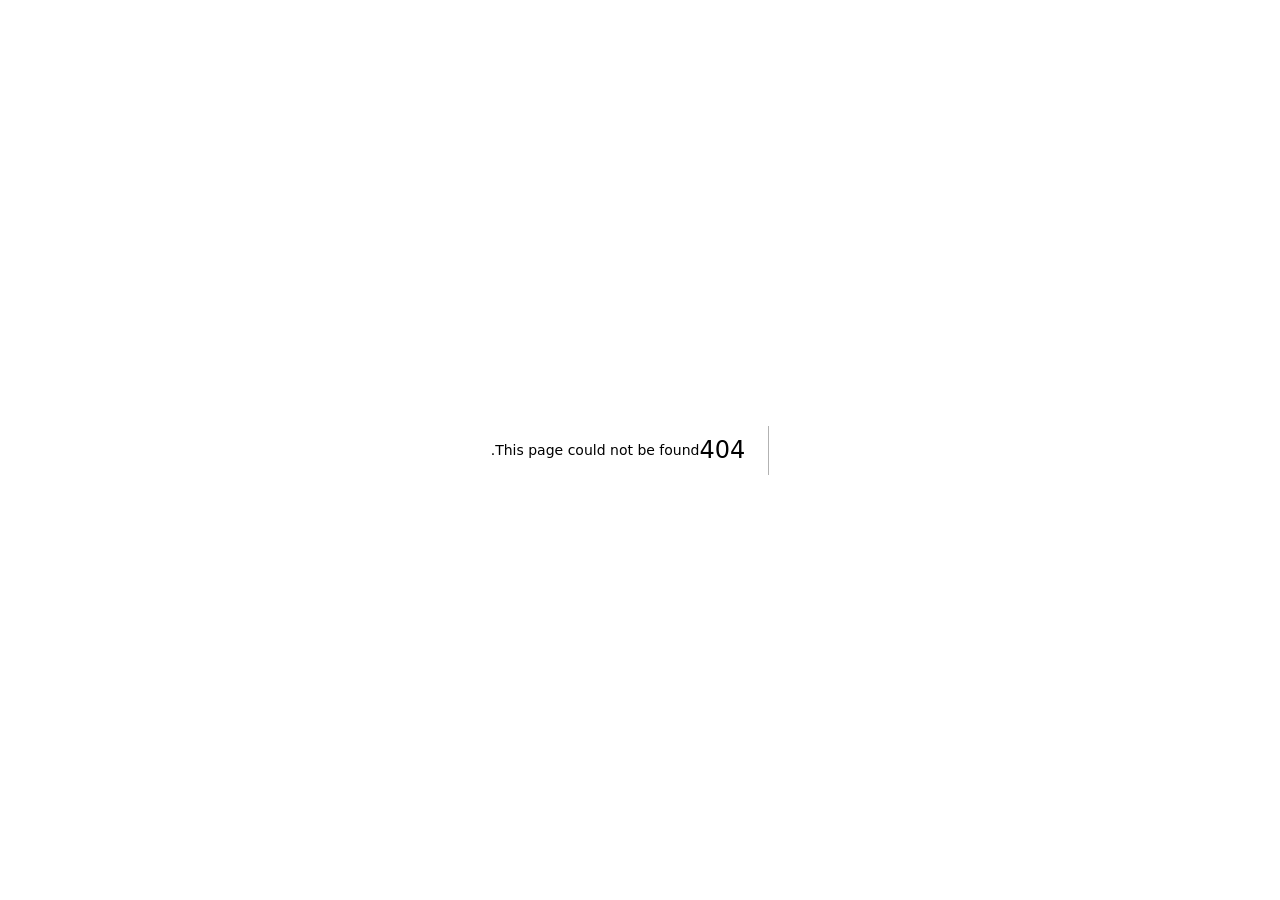
<file: 404/index.html>
<!DOCTYPE html><!--V0lrdMGFNwlrxf8jYHZpZ--><html lang="fa" dir="rtl" data-scroll-behavior="smooth" class="vazirmatn_22f2f1af-module__vQ03Ya__variable geist_mono_d6617093-module__z61v7q__variable"><head><meta charSet="utf-8"/><meta name="viewport" content="width=device-width, initial-scale=1"/><link rel="stylesheet" href="/_next/static/chunks/6f057719d4ea8b1a.css" data-precedence="next"/><link rel="stylesheet" href="/_next/static/chunks/970567e23ebcacea.css" data-precedence="next"/><link rel="preload" as="script" fetchPriority="low" href="/_next/static/chunks/21a0a4061f3ab64d.js"/><script src="/_next/static/chunks/abc386bdde209760.js" async=""></script><script src="/_next/static/chunks/6a066a81e6879a8d.js" async=""></script><script src="/_next/static/chunks/turbopack-c93791be338872a4.js" async=""></script><script src="/_next/static/chunks/ff1a16fafef87110.js" async=""></script><script src="/_next/static/chunks/d2be314c3ece3fbe.js" async=""></script><meta name="robots" content="noindex"/><meta name="theme-color" content="#050a14"/><meta name="next-size-adjust" content=""/><title>404: This page could not be found.</title><title>پارمیدا زینتی | طراح UI/UX و بنیان‌گذار Quantum</title><meta name="description" content="وب‌سایت رسمی پارمیدا زینتی؛ طراح UI/UX، فارغ‌التحصیل مهندسی کامپیوتر و بنیان‌گذار Quantum از قائمشهر ایران — جایی که طراحی، فناوری و نگاه انسانی به یک مسیر مشترک می‌رسند."/><meta name="author" content="Parmida Zinati"/><meta name="keywords" content="پارمیدا زینتی,طراح UI/UX,Quantum,کوانتوم,طراحی رابط کاربری,تجربه کاربری,قائمشهر,Parmida Zinati"/><meta name="creator" content="Parmida Zinati"/><meta name="robots" content="index, follow"/><meta name="googlebot" content="index, follow, max-image-preview:large, max-snippet:-1"/><link rel="canonical" href="https://parmidazinati.ir/"/><meta property="og:title" content="پارمیدا زینتی | طراح UI/UX و بنیان‌گذار Quantum"/><meta property="og:description" content="ایده‌های بزرگ را به تجربه‌های ماندگار تبدیل می‌کنم. طراح UI/UX و بنیان‌گذار Quantum از قائمشهر، ایران."/><meta property="og:url" content="https://parmidazinati.ir/"/><meta property="og:site_name" content="Parmida Zinati — Quantum"/><meta property="og:locale" content="fa_IR"/><meta property="og:image" content="https://parmidazinati.ir/images/portrait.webp"/><meta property="og:image:width" content="768"/><meta property="og:image:height" content="1344"/><meta property="og:image:alt" content="پرتره پارمیدا زینتی، طراح UI/UX و بنیان‌گذار Quantum"/><meta property="og:type" content="website"/><meta name="twitter:card" content="summary_large_image"/><meta name="twitter:title" content="پارمیدا زینتی | طراح UI/UX و بنیان‌گذار Quantum"/><meta name="twitter:description" content="ایده‌های بزرگ را به تجربه‌های ماندگار تبدیل می‌کنم. طراح UI/UX و بنیان‌گذار Quantum."/><meta name="twitter:image" content="https://parmidazinati.ir/images/portrait.webp"/><link rel="icon" href="/icon.svg?icon.3f225f3a.svg" sizes="any" type="image/svg+xml"/><script src="/_next/static/chunks/a6dad97d9634a72d.js" noModule=""></script></head><body class="bg-background text-foreground antialiased"><div hidden=""><!--$--><!--/$--></div><div style="font-family:system-ui,&quot;Segoe UI&quot;,Roboto,Helvetica,Arial,sans-serif,&quot;Apple Color Emoji&quot;,&quot;Segoe UI Emoji&quot;;height:100vh;text-align:center;display:flex;flex-direction:column;align-items:center;justify-content:center"><div><style>body{color:#000;background:#fff;margin:0}.next-error-h1{border-right:1px solid rgba(0,0,0,.3)}@media (prefers-color-scheme:dark){body{color:#fff;background:#000}.next-error-h1{border-right:1px solid rgba(255,255,255,.3)}}</style><h1 class="next-error-h1" style="display:inline-block;margin:0 20px 0 0;padding:0 23px 0 0;font-size:24px;font-weight:500;vertical-align:top;line-height:49px">404</h1><div style="display:inline-block"><h2 style="font-size:14px;font-weight:400;line-height:49px;margin:0">This page could not be found.</h2></div></div></div><!--$--><!--/$--><script type="application/ld+json">{"@context":"https://schema.org","@type":"Person","name":"Parmida Zinati","alternateName":"پارمیدا زینتی","jobTitle":"UI/UX Designer","description":"طراح UI/UX، فارغ‌التحصیل مهندسی کامپیوتر و بنیان‌گذار Quantum","email":"mailto:parmida.zinati8932@gmail.com","url":"https://parmidazinati.ir","image":"https://parmidazinati.ir/images/portrait.webp","address":{"@type":"PostalAddress","addressLocality":"Qaemshahr","addressCountry":"IR"},"worksFor":{"@type":"Organization","name":"Quantum","founder":{"@type":"Person","name":"Parmida Zinati"}},"knowsAbout":["UI/UX Design","Digital Product Design","User Experience","Artificial Intelligence","Technology","Education","Innovation","Futures Studies"]}</script><script src="/_next/static/chunks/21a0a4061f3ab64d.js" id="_R_" async=""></script><script>(self.__next_f=self.__next_f||[]).push([0])</script><script>self.__next_f.push([1,"1:\"$Sreact.fragment\"\n2:I[39756,[\"/_next/static/chunks/ff1a16fafef87110.js\",\"/_next/static/chunks/d2be314c3ece3fbe.js\"],\"default\"]\n3:I[37457,[\"/_next/static/chunks/ff1a16fafef87110.js\",\"/_next/static/chunks/d2be314c3ece3fbe.js\"],\"default\"]\n4:I[97367,[\"/_next/static/chunks/ff1a16fafef87110.js\",\"/_next/static/chunks/d2be314c3ece3fbe.js\"],\"OutletBoundary\"]\n5:\"$Sreact.suspense\"\n7:I[97367,[\"/_next/static/chunks/ff1a16fafef87110.js\",\"/_next/static/chunks/d2be314c3ece3fbe.js\"],\"ViewportBoundary\"]\n9:I[97367,[\"/_next/static/chunks/ff1a16fafef87110.js\",\"/_next/static/chunks/d2be314c3ece3fbe.js\"],\"MetadataBoundary\"]\nb:I[68027,[\"/_next/static/chunks/ff1a16fafef87110.js\",\"/_next/static/chunks/d2be314c3ece3fbe.js\"],\"default\"]\n:HL[\"/_next/static/chunks/6f057719d4ea8b1a.css\",\"style\"]\n:HL[\"/_next/static/chunks/970567e23ebcacea.css\",\"style\"]\n"])</script><script>self.__next_f.push([1,"0:{\"P\":null,\"b\":\"V0lrdMGFNwlrxf8jYHZpZ\",\"c\":[\"\",\"_not-found\",\"\"],\"q\":\"\",\"i\":false,\"f\":[[[\"\",{\"children\":[\"/_not-found\",{\"children\":[\"__PAGE__\",{}]}]},\"$undefined\",\"$undefined\",true],[[\"$\",\"$1\",\"c\",{\"children\":[[[\"$\",\"link\",\"0\",{\"rel\":\"stylesheet\",\"href\":\"/_next/static/chunks/6f057719d4ea8b1a.css\",\"precedence\":\"next\",\"crossOrigin\":\"$undefined\",\"nonce\":\"$undefined\"}],[\"$\",\"link\",\"1\",{\"rel\":\"stylesheet\",\"href\":\"/_next/static/chunks/970567e23ebcacea.css\",\"precedence\":\"next\",\"crossOrigin\":\"$undefined\",\"nonce\":\"$undefined\"}]],[\"$\",\"html\",null,{\"lang\":\"fa\",\"dir\":\"rtl\",\"data-scroll-behavior\":\"smooth\",\"className\":\"vazirmatn_22f2f1af-module__vQ03Ya__variable geist_mono_d6617093-module__z61v7q__variable\",\"children\":[\"$\",\"body\",null,{\"className\":\"bg-background text-foreground antialiased\",\"children\":[[\"$\",\"$L2\",null,{\"parallelRouterKey\":\"children\",\"error\":\"$undefined\",\"errorStyles\":\"$undefined\",\"errorScripts\":\"$undefined\",\"template\":[\"$\",\"$L3\",null,{}],\"templateStyles\":\"$undefined\",\"templateScripts\":\"$undefined\",\"notFound\":[[[\"$\",\"title\",null,{\"children\":\"404: This page could not be found.\"}],[\"$\",\"div\",null,{\"style\":{\"fontFamily\":\"system-ui,\\\"Segoe UI\\\",Roboto,Helvetica,Arial,sans-serif,\\\"Apple Color Emoji\\\",\\\"Segoe UI Emoji\\\"\",\"height\":\"100vh\",\"textAlign\":\"center\",\"display\":\"flex\",\"flexDirection\":\"column\",\"alignItems\":\"center\",\"justifyContent\":\"center\"},\"children\":[\"$\",\"div\",null,{\"children\":[[\"$\",\"style\",null,{\"dangerouslySetInnerHTML\":{\"__html\":\"body{color:#000;background:#fff;margin:0}.next-error-h1{border-right:1px solid rgba(0,0,0,.3)}@media (prefers-color-scheme:dark){body{color:#fff;background:#000}.next-error-h1{border-right:1px solid rgba(255,255,255,.3)}}\"}}],[\"$\",\"h1\",null,{\"className\":\"next-error-h1\",\"style\":{\"display\":\"inline-block\",\"margin\":\"0 20px 0 0\",\"padding\":\"0 23px 0 0\",\"fontSize\":24,\"fontWeight\":500,\"verticalAlign\":\"top\",\"lineHeight\":\"49px\"},\"children\":404}],[\"$\",\"div\",null,{\"style\":{\"display\":\"inline-block\"},\"children\":[\"$\",\"h2\",null,{\"style\":{\"fontSize\":14,\"fontWeight\":400,\"lineHeight\":\"49px\",\"margin\":0},\"children\":\"This page could not be found.\"}]}]]}]}]],[]],\"forbidden\":\"$undefined\",\"unauthorized\":\"$undefined\"}],[\"$\",\"script\",null,{\"type\":\"application/ld+json\",\"dangerouslySetInnerHTML\":{\"__html\":\"{\\\"@context\\\":\\\"https://schema.org\\\",\\\"@type\\\":\\\"Person\\\",\\\"name\\\":\\\"Parmida Zinati\\\",\\\"alternateName\\\":\\\"پارمیدا زینتی\\\",\\\"jobTitle\\\":\\\"UI/UX Designer\\\",\\\"description\\\":\\\"طراح UI/UX، فارغ‌التحصیل مهندسی کامپیوتر و بنیان‌گذار Quantum\\\",\\\"email\\\":\\\"mailto:parmida.zinati8932@gmail.com\\\",\\\"url\\\":\\\"https://parmidazinati.ir\\\",\\\"image\\\":\\\"https://parmidazinati.ir/images/portrait.webp\\\",\\\"address\\\":{\\\"@type\\\":\\\"PostalAddress\\\",\\\"addressLocality\\\":\\\"Qaemshahr\\\",\\\"addressCountry\\\":\\\"IR\\\"},\\\"worksFor\\\":{\\\"@type\\\":\\\"Organization\\\",\\\"name\\\":\\\"Quantum\\\",\\\"founder\\\":{\\\"@type\\\":\\\"Person\\\",\\\"name\\\":\\\"Parmida Zinati\\\"}},\\\"knowsAbout\\\":[\\\"UI/UX Design\\\",\\\"Digital Product Design\\\",\\\"User Experience\\\",\\\"Artificial Intelligence\\\",\\\"Technology\\\",\\\"Education\\\",\\\"Innovation\\\",\\\"Futures Studies\\\"]}\"}}]]}]}]]}],{\"children\":[[\"$\",\"$1\",\"c\",{\"children\":[null,[\"$\",\"$L2\",null,{\"parallelRouterKey\":\"children\",\"error\":\"$undefined\",\"errorStyles\":\"$undefined\",\"errorScripts\":\"$undefined\",\"template\":[\"$\",\"$L3\",null,{}],\"templateStyles\":\"$undefined\",\"templateScripts\":\"$undefined\",\"notFound\":\"$undefined\",\"forbidden\":\"$undefined\",\"unauthorized\":\"$undefined\"}]]}],{\"children\":[[\"$\",\"$1\",\"c\",{\"children\":[[[\"$\",\"title\",null,{\"children\":\"404: This page could not be found.\"}],[\"$\",\"div\",null,{\"style\":\"$0:f:0:1:0:props:children:1:props:children:props:children:0:props:notFound:0:1:props:style\",\"children\":[\"$\",\"div\",null,{\"children\":[[\"$\",\"style\",null,{\"dangerouslySetInnerHTML\":{\"__html\":\"body{color:#000;background:#fff;margin:0}.next-error-h1{border-right:1px solid rgba(0,0,0,.3)}@media (prefers-color-scheme:dark){body{color:#fff;background:#000}.next-error-h1{border-right:1px solid rgba(255,255,255,.3)}}\"}}],[\"$\",\"h1\",null,{\"className\":\"next-error-h1\",\"style\":\"$0:f:0:1:0:props:children:1:props:children:props:children:0:props:notFound:0:1:props:children:props:children:1:props:style\",\"children\":404}],[\"$\",\"div\",null,{\"style\":\"$0:f:0:1:0:props:children:1:props:children:props:children:0:props:notFound:0:1:props:children:props:children:2:props:style\",\"children\":[\"$\",\"h2\",null,{\"style\":\"$0:f:0:1:0:props:children:1:props:children:props:children:0:props:notFound:0:1:props:children:props:children:2:props:children:props:style\",\"children\":\"This page could not be found.\"}]}]]}]}]],null,[\"$\",\"$L4\",null,{\"children\":[\"$\",\"$5\",null,{\"name\":\"Next.MetadataOutlet\",\"children\":\"$@6\"}]}]]}],{},null,false,false]},null,false,false]},null,false,false],[\"$\",\"$1\",\"h\",{\"children\":[[\"$\",\"meta\",null,{\"name\":\"robots\",\"content\":\"noindex\"}],[\"$\",\"$L7\",null,{\"children\":\"$L8\"}],[\"$\",\"div\",null,{\"hidden\":true,\"children\":[\"$\",\"$L9\",null,{\"children\":[\"$\",\"$5\",null,{\"name\":\"Next.Metadata\",\"children\":\"$La\"}]}]}],[\"$\",\"meta\",null,{\"name\":\"next-size-adjust\",\"content\":\"\"}]]}],false]],\"m\":\"$undefined\",\"G\":[\"$b\",\"$undefined\"],\"S\":true}\n"])</script><script>self.__next_f.push([1,"8:[[\"$\",\"meta\",\"0\",{\"charSet\":\"utf-8\"}],[\"$\",\"meta\",\"1\",{\"name\":\"viewport\",\"content\":\"width=device-width, initial-scale=1\"}],[\"$\",\"meta\",\"2\",{\"name\":\"theme-color\",\"content\":\"#050a14\"}]]\n"])</script><script>self.__next_f.push([1,"c:I[27201,[\"/_next/static/chunks/ff1a16fafef87110.js\",\"/_next/static/chunks/d2be314c3ece3fbe.js\"],\"IconMark\"]\n6:null\n"])</script><script>self.__next_f.push([1,"a:[[\"$\",\"title\",\"0\",{\"children\":\"پارمیدا زینتی | طراح UI/UX و بنیان‌گذار Quantum\"}],[\"$\",\"meta\",\"1\",{\"name\":\"description\",\"content\":\"وب‌سایت رسمی پارمیدا زینتی؛ طراح UI/UX، فارغ‌التحصیل مهندسی کامپیوتر و بنیان‌گذار Quantum از قائمشهر ایران — جایی که طراحی، فناوری و نگاه انسانی به یک مسیر مشترک می‌رسند.\"}],[\"$\",\"meta\",\"2\",{\"name\":\"author\",\"content\":\"Parmida Zinati\"}],[\"$\",\"meta\",\"3\",{\"name\":\"keywords\",\"content\":\"پارمیدا زینتی,طراح UI/UX,Quantum,کوانتوم,طراحی رابط کاربری,تجربه کاربری,قائمشهر,Parmida Zinati\"}],[\"$\",\"meta\",\"4\",{\"name\":\"creator\",\"content\":\"Parmida Zinati\"}],[\"$\",\"meta\",\"5\",{\"name\":\"robots\",\"content\":\"index, follow\"}],[\"$\",\"meta\",\"6\",{\"name\":\"googlebot\",\"content\":\"index, follow, max-image-preview:large, max-snippet:-1\"}],[\"$\",\"link\",\"7\",{\"rel\":\"canonical\",\"href\":\"https://parmidazinati.ir/\"}],[\"$\",\"meta\",\"8\",{\"property\":\"og:title\",\"content\":\"پارمیدا زینتی | طراح UI/UX و بنیان‌گذار Quantum\"}],[\"$\",\"meta\",\"9\",{\"property\":\"og:description\",\"content\":\"ایده‌های بزرگ را به تجربه‌های ماندگار تبدیل می‌کنم. طراح UI/UX و بنیان‌گذار Quantum از قائمشهر، ایران.\"}],[\"$\",\"meta\",\"10\",{\"property\":\"og:url\",\"content\":\"https://parmidazinati.ir/\"}],[\"$\",\"meta\",\"11\",{\"property\":\"og:site_name\",\"content\":\"Parmida Zinati — Quantum\"}],[\"$\",\"meta\",\"12\",{\"property\":\"og:locale\",\"content\":\"fa_IR\"}],[\"$\",\"meta\",\"13\",{\"property\":\"og:image\",\"content\":\"https://parmidazinati.ir/images/portrait.webp\"}],[\"$\",\"meta\",\"14\",{\"property\":\"og:image:width\",\"content\":\"768\"}],[\"$\",\"meta\",\"15\",{\"property\":\"og:image:height\",\"content\":\"1344\"}],[\"$\",\"meta\",\"16\",{\"property\":\"og:image:alt\",\"content\":\"پرتره پارمیدا زینتی، طراح UI/UX و بنیان‌گذار Quantum\"}],[\"$\",\"meta\",\"17\",{\"property\":\"og:type\",\"content\":\"website\"}],[\"$\",\"meta\",\"18\",{\"name\":\"twitter:card\",\"content\":\"summary_large_image\"}],[\"$\",\"meta\",\"19\",{\"name\":\"twitter:title\",\"content\":\"پارمیدا زینتی | طراح UI/UX و بنیان‌گذار Quantum\"}],[\"$\",\"meta\",\"20\",{\"name\":\"twitter:description\",\"content\":\"ایده‌های بزرگ را به تجربه‌های ماندگار تبدیل می‌کنم. طراح UI/UX و بنیان‌گذار Quantum.\"}],[\"$\",\"meta\",\"21\",{\"name\":\"twitter:image\",\"content\":\"https://parmidazinati.ir/images/portrait.webp\"}],[\"$\",\"link\",\"22\",{\"rel\":\"icon\",\"href\":\"/icon.svg?icon.3f225f3a.svg\",\"sizes\":\"any\",\"type\":\"image/svg+xml\"}],[\"$\",\"$Lc\",\"23\",{}]]\n"])</script></body></html>
</file>
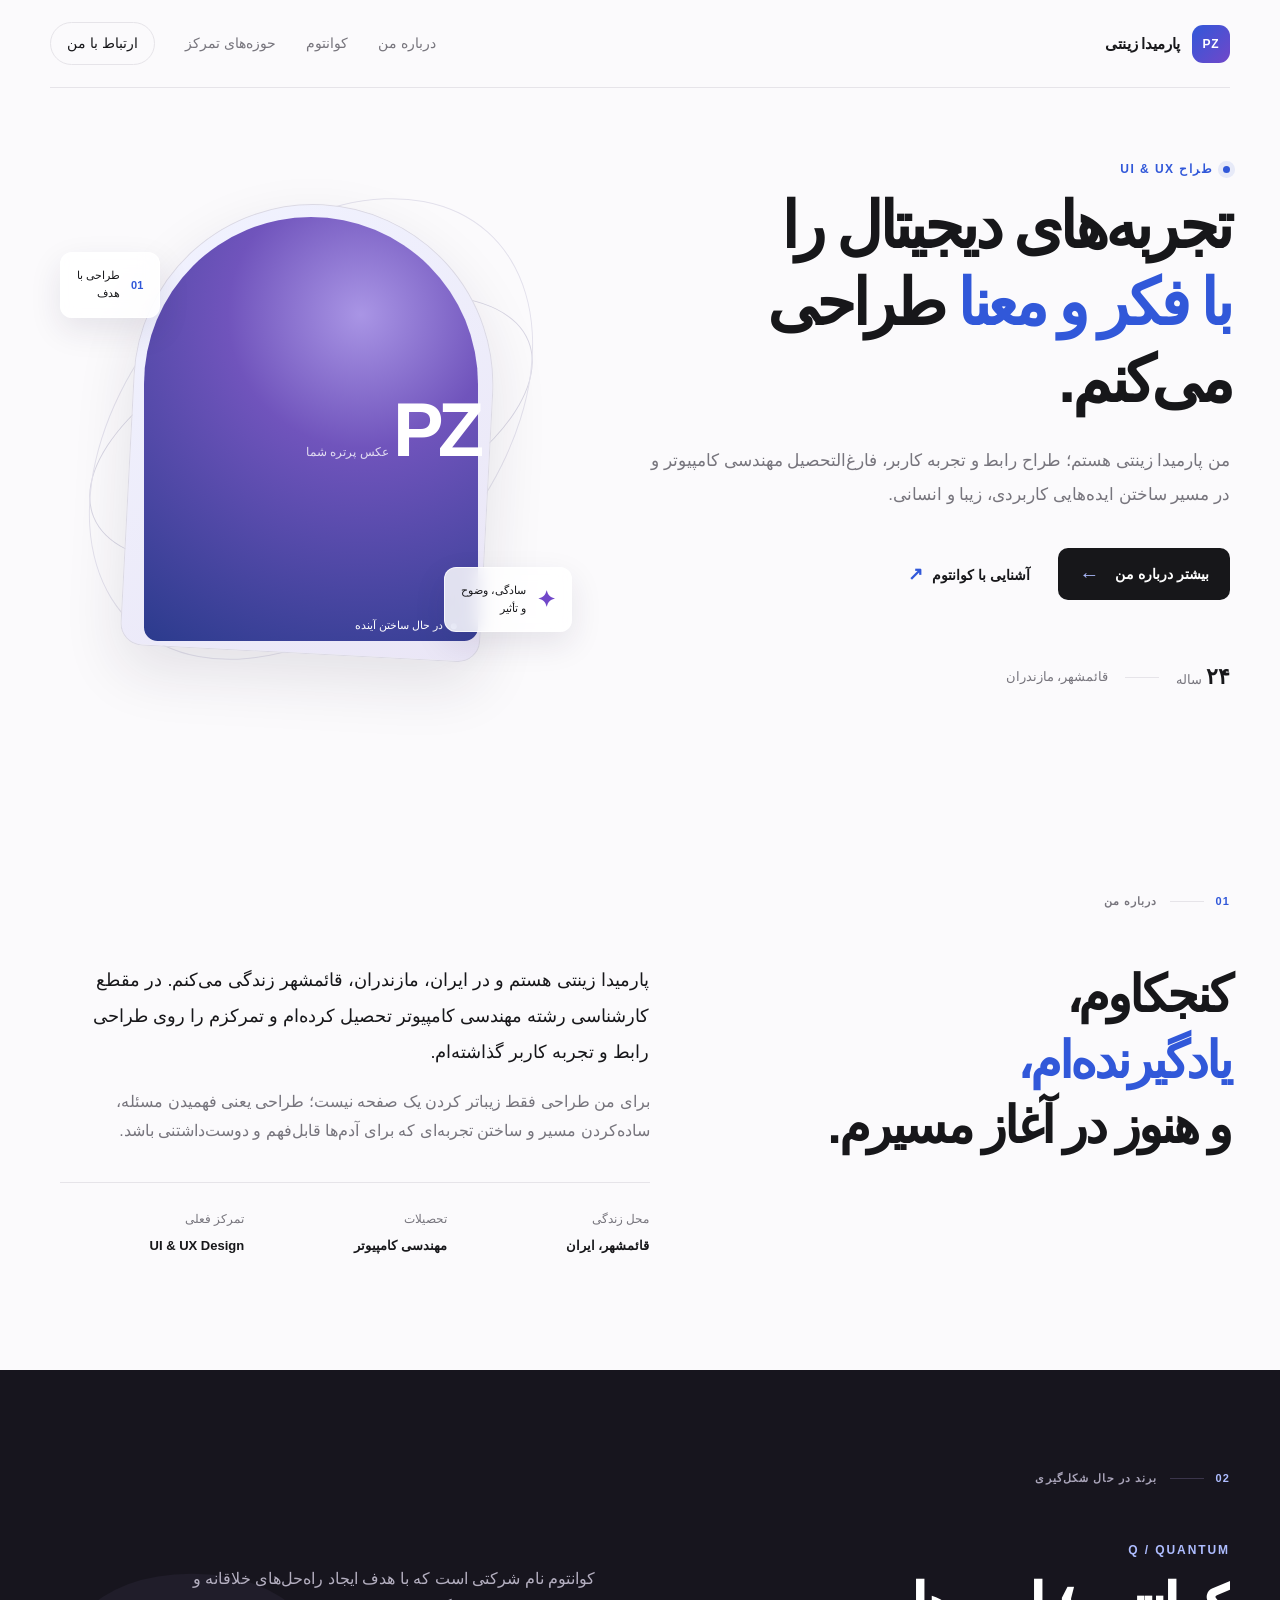
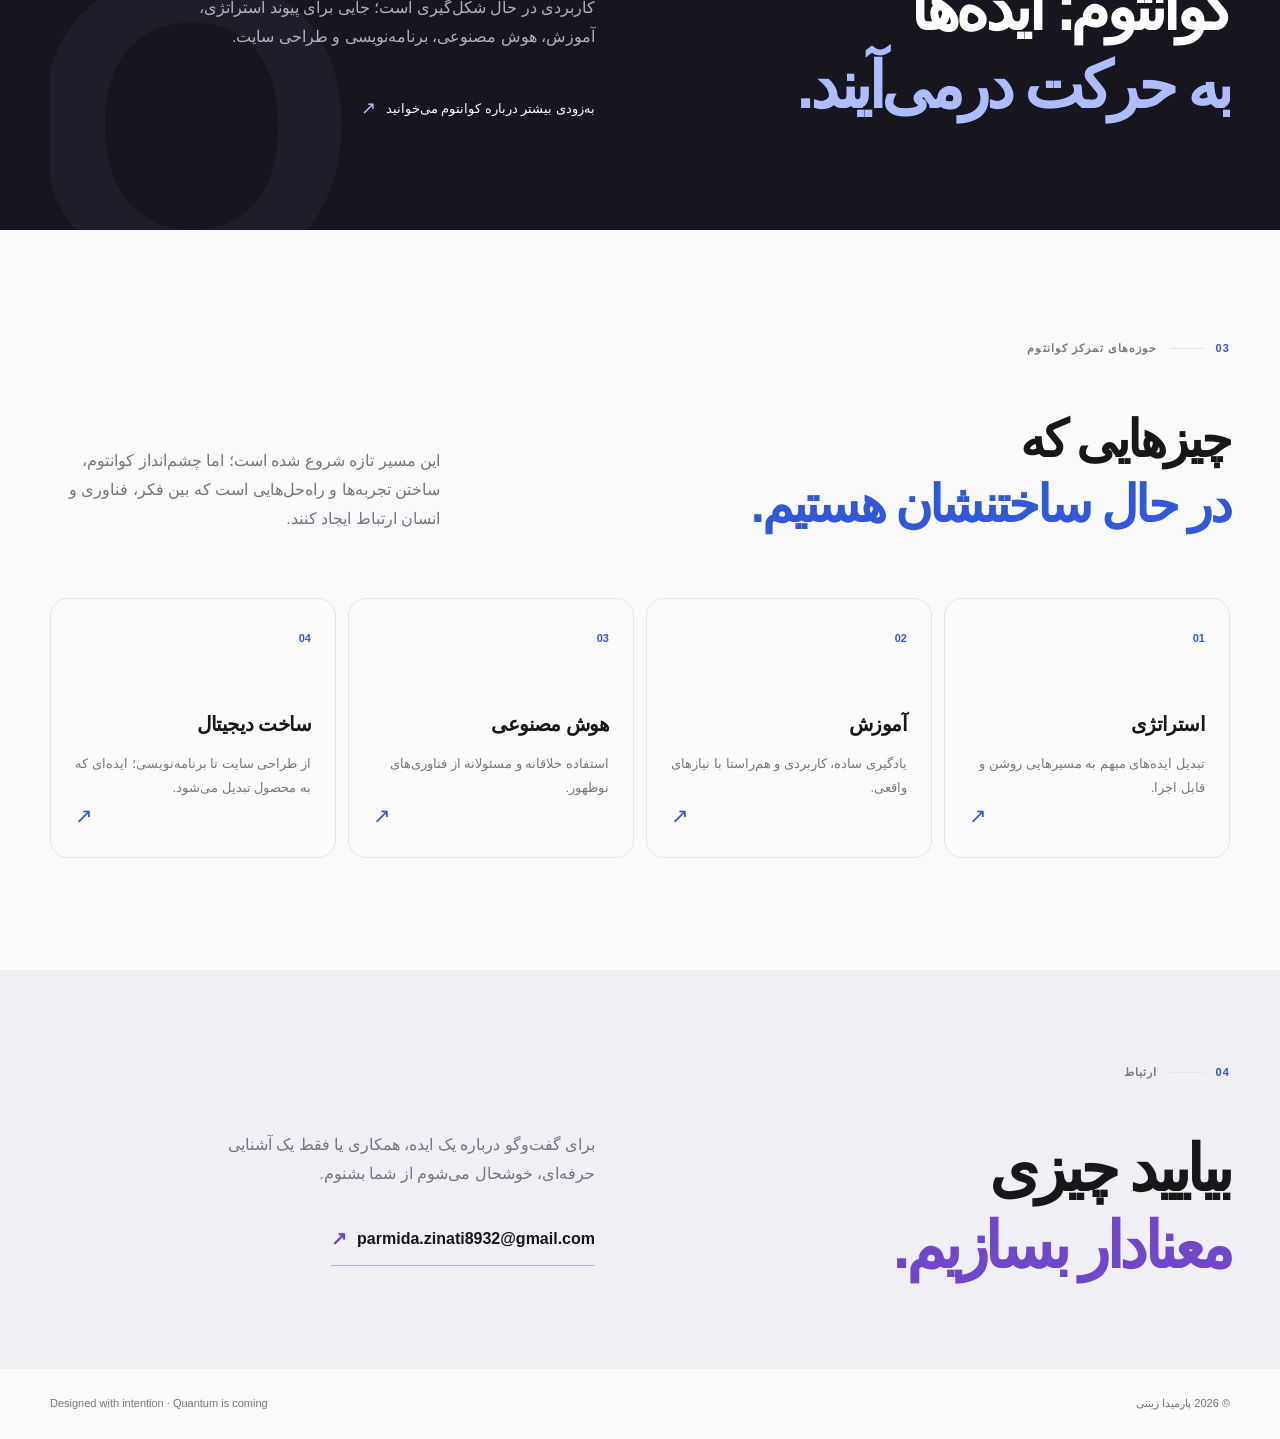
<file: index 2.html>
<!doctype html>
<html lang="fa" dir="rtl">
<head>
  <meta charset="UTF-8" />
  <meta name="viewport" content="width=device-width, initial-scale=1.0" />
  <meta name="description" content="وب‌سایت شخصی پارمیدا زینتی، طراح UI و UX و بنیان‌گذار آینده کوانتوم." />
  <title>پارمیدا زینتی | طراح UI & UX</title>
  <style>
:root {
  --ink: #17171a;
  --muted: #77757d;
  --line: #e6e4e9;
  --paper: #fbfafc;
  --white: #ffffff;
  --blue: #3158d9;
  --blue-soft: #eef1ff;
  --purple: #7147c9;
  --dark: #17151e;
  --dark-soft: #24202f;
  --max: 1180px;
  --radius: 18px;
}

* { box-sizing: border-box; }
html { scroll-behavior: smooth; }
body {
  margin: 0;
  color: var(--ink);
  background: var(--paper);
  font-family: Tahoma, "Segoe UI", Arial, sans-serif;
  font-size: 16px;
  line-height: 1.8;
  -webkit-font-smoothing: antialiased;
}
a { color: inherit; text-decoration: none; }
.container { width: min(var(--max), calc(100% - 80px)); margin-inline: auto; }
.page-shell { overflow: hidden; }
.sr-only { position: absolute; width: 1px; height: 1px; padding: 0; margin: -1px; overflow: hidden; clip: rect(0,0,0,0); white-space: nowrap; border: 0; }

.site-header { min-height: 88px; display: flex; align-items: center; justify-content: space-between; border-bottom: 1px solid var(--line); }
.brand { display: inline-flex; align-items: center; gap: 12px; font-weight: 700; letter-spacing: -.02em; }
.brand-mark { display: grid; place-items: center; width: 38px; height: 38px; border-radius: 11px; color: #fff; background: linear-gradient(135deg, var(--blue), var(--purple)); font: 700 12px Arial, sans-serif; letter-spacing: .08em; }
.brand-name { font-size: 15px; }
.site-nav { display: flex; align-items: center; gap: 30px; color: var(--muted); font-size: 14px; }
.site-nav a { transition: color .2s ease; }
.site-nav a:hover, .text-link:hover, .email-link:hover { color: var(--blue); }
.nav-cta { padding: 8px 16px; color: var(--ink); border: 1px solid var(--line); border-radius: 999px; }
.nav-cta:hover { border-color: var(--blue); }
.menu-toggle { display: none; background: none; border: 0; padding: 10px; cursor: pointer; }
.menu-toggle span:not(.sr-only) { display: block; width: 22px; height: 2px; margin: 4px; background: var(--ink); }

.hero { min-height: 690px; display: grid; grid-template-columns: 1.06fr .94fr; align-items: center; gap: 70px; padding-block: 74px 86px; }
.hero-copy { position: relative; z-index: 1; }
.eyebrow { display: flex; align-items: center; gap: 10px; color: var(--blue); font: 700 12px Arial, sans-serif; letter-spacing: .12em; text-transform: uppercase; }
.eyebrow-dot, .caption-dot { width: 7px; height: 7px; display: inline-block; border-radius: 50%; background: var(--blue); box-shadow: 0 0 0 5px rgba(49,88,217,.1); }
h1, h2, h3, p { margin-top: 0; }
h1 { max-width: 680px; margin-bottom: 26px; font-size: clamp(42px, 5vw, 72px); line-height: 1.2; letter-spacing: -.065em; font-weight: 800; }
h1 em, h2 em { color: var(--blue); font-style: normal; }
.hero-text { max-width: 580px; color: var(--muted); font-size: 17px; line-height: 2; }
.hero-actions { display: flex; align-items: center; gap: 28px; margin-top: 36px; }
.button { display: inline-flex; align-items: center; gap: 16px; min-height: 52px; padding: 0 21px; border-radius: 10px; font-weight: 700; font-size: 14px; transition: transform .2s ease, box-shadow .2s ease; }
.button:hover { transform: translateY(-2px); box-shadow: 0 9px 18px rgba(49,88,217,.16); }
.button-primary { color: #fff; background: var(--ink); }
.button-primary span { color: #aebdff; font-size: 20px; line-height: 1; }
.text-link { color: var(--ink); font-weight: 700; font-size: 14px; }
.text-link span { margin-right: 6px; color: var(--blue); font-size: 18px; }
.hero-meta { display: flex; align-items: center; gap: 17px; margin-top: 57px; color: var(--muted); font-size: 13px; }
.hero-meta strong { color: var(--ink); font-size: 22px; }
.meta-line { width: 34px; height: 1px; background: var(--line); }

.hero-visual { position: relative; min-height: 490px; display: grid; place-items: center; }
.portrait-frame { position: relative; width: min(360px, 75vw); height: 450px; padding: 12px; border: 1px solid #dbd9e4; border-radius: 180px 180px 22px 22px; background: linear-gradient(145deg, #f1f3ff, #eae6f6); transform: rotate(3deg); box-shadow: 0 24px 60px rgba(32,26,57,.11); z-index: 2; }
.portrait-frame img, .portrait-placeholder { width: 100%; height: 100%; border-radius: 170px 170px 14px 14px; object-fit: cover; }
.portrait-placeholder { place-items: center; align-content: center; gap: 6px; color: #fff; background: radial-gradient(circle at 65% 23%, #a995e5 0, #7054bc 34%, #2b3b8d 100%); transform: rotate(-3deg); }
.portrait-initials { font: 800 76px Arial, sans-serif; letter-spacing: -.08em; }
.portrait-note { font-size: 12px; opacity: .8; }
.portrait-caption { position: absolute; right: 23px; bottom: 22px; display: flex; align-items: center; gap: 8px; color: #fff; font-size: 11px; transform: rotate(-3deg); }
.caption-dot { width: 6px; height: 6px; background: #aebdff; box-shadow: none; }
.visual-orbit { position: absolute; border: 1px solid #d8d6e3; border-radius: 50%; transform: rotate(-22deg); }
.orbit-one { width: 470px; height: 220px; }
.orbit-two { width: 360px; height: 530px; transform: rotate(42deg); border-color: #e3e1ec; }
.floating-card { position: absolute; display: flex; align-items: center; gap: 11px; padding: 14px 16px; border: 1px solid rgba(255,255,255,.72); border-radius: 12px; background: rgba(255,255,255,.84); box-shadow: 0 12px 32px rgba(42,34,70,.1); backdrop-filter: blur(9px); z-index: 3; }
.floating-card span { color: var(--blue); font: 700 11px Arial, sans-serif; }
.floating-card small { color: var(--ink); font-size: 11px; line-height: 1.6; }
.floating-card-top { top: 68px; left: 10px; }
.floating-card-bottom { bottom: 42px; right: 0; }
.floating-card .spark { color: var(--purple); font-size: 22px; }

.section { padding-block: 112px; }
.section-label { display: flex; align-items: center; gap: 12px; color: var(--muted); font: 700 11px Arial, sans-serif; letter-spacing: .1em; text-transform: uppercase; }
.section-label > span:first-child { color: var(--blue); }
.label-line { width: 34px; height: 1px; background: var(--line); }
.about-grid { display: grid; grid-template-columns: .9fr 1.1fr; gap: 90px; margin-top: 54px; }
.about-grid h2, .focus-heading-row h2 { margin-bottom: 0; font-size: clamp(34px, 4vw, 54px); line-height: 1.28; letter-spacing: -.06em; }
.about-grid h2 span, .focus-heading-row h2 span { color: var(--blue); }
.about-content { max-width: 590px; color: var(--muted); }
.about-content .lead { color: var(--ink); font-size: 18px; line-height: 2; }
.about-facts { display: grid; grid-template-columns: repeat(3, 1fr); gap: 18px; margin-top: 36px; padding-top: 26px; border-top: 1px solid var(--line); }
.about-facts div { display: grid; gap: 4px; }
.about-facts span { color: var(--muted); font-size: 12px; }
.about-facts strong { color: var(--ink); font-size: 13px; }

.quantum-section { position: relative; color: #fff; background: var(--dark); }
.quantum-inner { position: relative; padding-block: 102px 105px; overflow: hidden; }
.section-label-light { color: #aaa5ba; }
.section-label-light .label-line { background: #3b354b; }
.section-label-light > span:first-child { color: #aebdff; }
.quantum-grid { position: relative; z-index: 1; display: grid; grid-template-columns: 1fr 1fr; gap: 90px; align-items: end; margin-top: 58px; }
.quantum-kicker { color: #aebdff; font: 700 12px Arial, sans-serif; letter-spacing: .16em; }
.quantum-grid h2 { margin-bottom: 0; font-size: clamp(40px, 5vw, 69px); line-height: 1.22; letter-spacing: -.07em; }
.quantum-grid h2 em { color: #aebdff; }
.quantum-copy { max-width: 450px; color: #b4afc0; font-size: 16px; }
.coming-soon { display: inline-flex; align-items: center; gap: 10px; margin-top: 25px; color: #fff; font-size: 13px; }
.coming-soon span { color: #aebdff; font-size: 18px; }
.quantum-symbol { position: absolute; left: -25px; bottom: -110px; color: #201d2a; font: 800 430px/1 Arial, sans-serif; pointer-events: none; }

.focus-heading-row { display: flex; align-items: end; justify-content: space-between; gap: 50px; margin-top: 52px; }
.focus-heading-row p { max-width: 390px; margin-bottom: 4px; color: var(--muted); }
.focus-cards { display: grid; grid-template-columns: repeat(4, 1fr); gap: 12px; margin-top: 60px; }
.focus-card { position: relative; min-height: 260px; padding: 24px; border: 1px solid var(--line); border-radius: var(--radius); background: rgba(255,255,255,.5); transition: transform .2s ease, border-color .2s ease, background .2s ease; }
.focus-card:hover { transform: translateY(-5px); border-color: #b9c4ff; background: var(--white); }
.card-number { color: var(--blue); font: 700 11px Arial, sans-serif; }
.focus-card h3 { margin: 54px 0 10px; font-size: 20px; letter-spacing: -.03em; }
.focus-card p { color: var(--muted); font-size: 13px; line-height: 1.9; }
.card-arrow { position: absolute; left: 24px; bottom: 22px; color: var(--blue); font-size: 21px; }

.contact-section { background: #f0eff5; }
.contact-inner { padding-block: 96px 85px; }
.contact-grid { display: grid; grid-template-columns: 1fr 1fr; gap: 90px; margin-top: 52px; }
.contact-grid h2 { margin-bottom: 0; font-size: clamp(40px, 5vw, 68px); line-height: 1.2; letter-spacing: -.07em; }
.contact-grid h2 em { color: var(--purple); }
.contact-grid p { max-width: 420px; color: var(--muted); }
.email-link { display: inline-flex; align-items: center; gap: 10px; margin-top: 18px; padding-bottom: 8px; border-bottom: 1px solid #b5aed0; color: var(--ink); font-weight: 700; font-size: 16px; }
.email-link span { color: var(--purple); font-size: 19px; }
.site-footer { display: flex; justify-content: space-between; gap: 20px; padding-block: 25px; color: var(--muted); font-size: 11px; }

@media (max-width: 900px) {
  .container { width: min(var(--max), calc(100% - 40px)); }
  .site-nav { gap: 16px; }
  .hero { grid-template-columns: 1fr; gap: 35px; padding-block: 62px 75px; }
  .hero-copy { order: 1; }
  .hero-visual { order: 0; min-height: 430px; }
  .portrait-frame { width: 290px; height: 380px; }
  .about-grid, .quantum-grid, .contact-grid { gap: 45px; }
  .focus-cards { grid-template-columns: repeat(2, 1fr); }
}

@media (max-width: 640px) {
  body { font-size: 15px; }
  .container { width: min(var(--max), calc(100% - 32px)); }
  .site-header { min-height: 76px; }
  .menu-toggle { display: block; }
  .site-nav { position: absolute; top: 76px; right: 16px; left: 16px; display: none; flex-direction: column; align-items: stretch; gap: 0; padding: 8px; border: 1px solid var(--line); border-radius: 14px; background: rgba(255,255,255,.98); box-shadow: 0 12px 30px rgba(20,20,30,.08); z-index: 10; }
  .site-nav.is-open { display: flex; }
  .site-nav a { padding: 11px 13px; }
  .nav-cta { border: 0; border-radius: 8px; }
  .hero { min-height: auto; padding-block: 42px 70px; }
  .hero-visual { min-height: 360px; }
  .portrait-frame { width: 245px; height: 325px; }
  .orbit-one { width: 320px; height: 170px; }
  .orbit-two { width: 270px; height: 390px; }
  .floating-card-top { top: 32px; left: 0; }
  .floating-card-bottom { right: 0; bottom: 22px; }
  h1 { font-size: clamp(39px, 12vw, 56px); }
  .hero-text { font-size: 15px; }
  .hero-actions { align-items: flex-start; flex-direction: column; gap: 19px; }
  .hero-meta { margin-top: 39px; }
  .section { padding-block: 76px; }
  .about-grid, .quantum-grid, .contact-grid { grid-template-columns: 1fr; gap: 30px; margin-top: 37px; }
  .about-grid h2, .focus-heading-row h2 { font-size: 38px; }
  .about-content .lead { font-size: 16px; }
  .about-facts { grid-template-columns: 1fr; gap: 15px; }
  .quantum-inner { padding-block: 75px 82px; }
  .quantum-grid { gap: 36px; }
  .quantum-grid h2 { font-size: 46px; }
  .quantum-symbol { font-size: 280px; bottom: -65px; left: -15px; }
  .focus-heading-row { display: block; margin-top: 38px; }
  .focus-heading-row p { margin-top: 22px; }
  .focus-cards { grid-template-columns: 1fr; margin-top: 38px; }
  .focus-card { min-height: 220px; }
  .contact-inner { padding-block: 74px 67px; }
  .contact-grid { margin-top: 38px; }
  .contact-grid h2 { font-size: 48px; }
  .email-link { font-size: 13px; }
  .site-footer { flex-direction: column; gap: 6px; padding-block: 22px; }
}

@media (prefers-reduced-motion: reduce) {
  *, *::before, *::after { scroll-behavior: auto !important; transition-duration: .01ms !important; }
}

</style>
</head>
<body>
  <div class="page-shell">
    <header class="site-header container">
      <a class="brand" href="#top" aria-label="صفحه اصلی پارمیدا زینتی">
        <span class="brand-mark">PZ</span>
        <span class="brand-name">پارمیدا زینتی</span>
      </a>
      <button class="menu-toggle" type="button" aria-expanded="false" aria-controls="site-nav">
        <span></span><span></span><span></span>
        <span class="sr-only">باز کردن منو</span>
      </button>
      <nav id="site-nav" class="site-nav" aria-label="ناوبری اصلی">
        <a href="#about">درباره من</a>
        <a href="#quantum">کوانتوم</a>
        <a href="#focus">حوزه‌های تمرکز</a>
        <a class="nav-cta" href="#contact">ارتباط با من</a>
      </nav>
    </header>

    <main id="top">
      <section class="hero container">
        <div class="hero-copy">
          <p class="eyebrow"><span class="eyebrow-dot"></span> طراح UI & UX</p>
          <h1>تجربه‌های دیجیتال را<br /><em>با فکر و معنا</em> طراحی می‌کنم.</h1>
          <p class="hero-text">من پارمیدا زینتی هستم؛ طراح رابط و تجربه کاربر، فارغ‌التحصیل مهندسی کامپیوتر و در مسیر ساختن ایده‌هایی کاربردی، زیبا و انسانی.</p>
          <div class="hero-actions">
            <a class="button button-primary" href="#about">بیشتر درباره من <span>←</span></a>
            <a class="text-link" href="#quantum">آشنایی با کوانتوم <span>↗</span></a>
          </div>
          <div class="hero-meta">
            <span><strong>۲۴</strong> ساله</span>
            <span class="meta-line"></span>
            <span>قائمشهر، مازندران</span>
          </div>
        </div>

        <div class="hero-visual" aria-label="محل قرارگیری عکس پارمیدا زینتی">
          <div class="visual-orbit orbit-one"></div>
          <div class="visual-orbit orbit-two"></div>
          <div class="portrait-frame">
            <!-- عکس واقعی شما را بعداً در assets/parmida.jpg قرار می‌دهیم. -->
            <div class="portrait-placeholder" aria-hidden="true">
              <span class="portrait-initials">PZ</span>
              <span class="portrait-note">عکس پرتره شما</span>
            </div>
            <div class="portrait-caption"><span class="caption-dot"></span> در حال ساختن آینده</div>
          </div>
          <div class="floating-card floating-card-top"><span>01</span><small>طراحی با<br />هدف</small></div>
          <div class="floating-card floating-card-bottom"><span class="spark">✦</span><small>سادگی، وضوح<br />و تأثیر</small></div>
        </div>
      </section>

      <section id="about" class="section container about-section">
        <div class="section-label"><span>01</span><span class="label-line"></span><span>درباره من</span></div>
        <div class="about-grid">
          <h2>کنجکاوم،<br /><span>یادگیرنده‌ام،</span><br />و هنوز در آغاز مسیرم.</h2>
          <div class="about-content">
            <p class="lead">پارمیدا زینتی هستم و در ایران، مازندران، قائمشهر زندگی می‌کنم. در مقطع کارشناسی رشته مهندسی کامپیوتر تحصیل کرده‌ام و تمرکزم را روی طراحی رابط و تجربه کاربر گذاشته‌ام.</p>
            <p>برای من طراحی فقط زیباتر کردن یک صفحه نیست؛ طراحی یعنی فهمیدن مسئله، ساده‌کردن مسیر و ساختن تجربه‌ای که برای آدم‌ها قابل‌فهم و دوست‌داشتنی باشد.</p>
            <div class="about-facts">
              <div><span>محل زندگی</span><strong>قائمشهر، ایران</strong></div>
              <div><span>تحصیلات</span><strong>مهندسی کامپیوتر</strong></div>
              <div><span>تمرکز فعلی</span><strong>UI & UX Design</strong></div>
            </div>
          </div>
        </div>
      </section>

      <section id="quantum" class="quantum-section">
        <div class="container quantum-inner">
          <div class="section-label section-label-light"><span>02</span><span class="label-line"></span><span>برند در حال شکل‌گیری</span></div>
          <div class="quantum-grid">
            <div>
              <p class="quantum-kicker">Q / QUANTUM</p>
              <h2>کوانتوم؛ ایده‌ها<br /><em>به حرکت درمی‌آیند.</em></h2>
            </div>
            <div class="quantum-copy">
              <p>کوانتوم نام شرکتی است که با هدف ایجاد راه‌حل‌های خلاقانه و کاربردی در حال شکل‌گیری است؛ جایی برای پیوند استراتژی، آموزش، هوش مصنوعی، برنامه‌نویسی و طراحی سایت.</p>
              <span class="coming-soon">به‌زودی بیشتر درباره کوانتوم می‌خوانید <span>↗</span></span>
            </div>
          </div>
          <div class="quantum-symbol" aria-hidden="true">Q</div>
        </div>
      </section>

      <section id="focus" class="section container focus-section">
        <div class="section-label"><span>03</span><span class="label-line"></span><span>حوزه‌های تمرکز کوانتوم</span></div>
        <div class="focus-heading-row">
          <h2>چیزهایی که<br /><span>در حال ساختنشان هستیم.</span></h2>
          <p>این مسیر تازه شروع شده است؛ اما چشم‌انداز کوانتوم، ساختن تجربه‌ها و راه‌حل‌هایی است که بین فکر، فناوری و انسان ارتباط ایجاد کنند.</p>
        </div>
        <div class="focus-cards">
          <article class="focus-card"><span class="card-number">01</span><h3>استراتژی</h3><p>تبدیل ایده‌های مبهم به مسیرهایی روشن و قابل اجرا.</p><span class="card-arrow">↗</span></article>
          <article class="focus-card"><span class="card-number">02</span><h3>آموزش</h3><p>یادگیری ساده، کاربردی و هم‌راستا با نیازهای واقعی.</p><span class="card-arrow">↗</span></article>
          <article class="focus-card"><span class="card-number">03</span><h3>هوش مصنوعی</h3><p>استفاده خلاقانه و مسئولانه از فناوری‌های نوظهور.</p><span class="card-arrow">↗</span></article>
          <article class="focus-card"><span class="card-number">04</span><h3>ساخت دیجیتال</h3><p>از طراحی سایت تا برنامه‌نویسی؛ ایده‌ای که به محصول تبدیل می‌شود.</p><span class="card-arrow">↗</span></article>
        </div>
      </section>

      <section id="contact" class="contact-section">
        <div class="container contact-inner">
          <div class="section-label"><span>04</span><span class="label-line"></span><span>ارتباط</span></div>
          <div class="contact-grid">
            <h2>بیایید چیزی<br /><em>معنادار بسازیم.</em></h2>
            <div>
              <p>برای گفت‌وگو درباره یک ایده، همکاری یا فقط یک آشنایی حرفه‌ای، خوشحال می‌شوم از شما بشنوم.</p>
              <a class="email-link" href="mailto:parmida.zinati8932@gmail.com">parmida.zinati8932@gmail.com <span>↗</span></a>
            </div>
          </div>
        </div>
      </section>
    </main>

    <footer class="site-footer container">
      <span>© <span id="year"></span> پارمیدا زینتی</span>
      <span>Designed with intention · Quantum is coming</span>
    </footer>
  </div>
  <script>
const toggle = document.querySelector('.menu-toggle');
const nav = document.querySelector('#site-nav');

if (toggle && nav) {
  toggle.addEventListener('click', () => {
    const open = toggle.getAttribute('aria-expanded') === 'true';
    toggle.setAttribute('aria-expanded', String(!open));
    nav.classList.toggle('is-open', !open);
  });

  nav.querySelectorAll('a').forEach((link) => {
    link.addEventListener('click', () => {
      toggle.setAttribute('aria-expanded', 'false');
      nav.classList.remove('is-open');
    });
  });
}

document.querySelector('#year').textContent = new Date().getFullYear();

</script>
</body>
</html>
</file>
<file: _next/static/chunks/6f057719d4ea8b1a.css>
@font-face{font-family:Vazirmatn;font-style:normal;font-weight:100 900;font-display:swap;src:url(../media/f1d25eabcf1db66d-s.p.c041a43b.woff2)format("woff2");unicode-range:U+6??,U+750-77F,U+870-88E,U+890-891,U+897-8E1,U+8E3-8FF,U+200C-200E,U+2010-2011,U+204F,U+2E41,U+FB50-FDFF,U+FE70-FE74,U+FE76-FEFC,U+102E0-102FB,U+10E60-10E7E,U+10EC2-10EC4,U+10EFC-10EFF,U+1EE00-1EE03,U+1EE05-1EE1F,U+1EE21-1EE22,U+1EE24,U+1EE27,U+1EE29-1EE32,U+1EE34-1EE37,U+1EE39,U+1EE3B,U+1EE42,U+1EE47,U+1EE49,U+1EE4B,U+1EE4D-1EE4F,U+1EE51-1EE52,U+1EE54,U+1EE57,U+1EE59,U+1EE5B,U+1EE5D,U+1EE5F,U+1EE61-1EE62,U+1EE64,U+1EE67-1EE6A,U+1EE6C-1EE72,U+1EE74-1EE77,U+1EE79-1EE7C,U+1EE7E,U+1EE80-1EE89,U+1EE8B-1EE9B,U+1EEA1-1EEA3,U+1EEA5-1EEA9,U+1EEAB-1EEBB,U+1EEF0-1EEF1}@font-face{font-family:Vazirmatn;font-style:normal;font-weight:100 900;font-display:swap;src:url(../media/3be67f396f7d45c3-s.52513087.woff2)format("woff2");unicode-range:U+100-2BA,U+2BD-2C5,U+2C7-2CC,U+2CE-2D7,U+2DD-2FF,U+304,U+308,U+329,U+1D00-1DBF,U+1E00-1E9F,U+1EF2-1EFF,U+2020,U+20A0-20AB,U+20AD-20C0,U+2113,U+2C60-2C7F,U+A720-A7FF}@font-face{font-family:Vazirmatn;font-style:normal;font-weight:100 900;font-display:swap;src:url(../media/ec8f59eafded4799-s.p.bd0c2d26.woff2)format("woff2");unicode-range:U+??,U+131,U+152-153,U+2BB-2BC,U+2C6,U+2DA,U+2DC,U+304,U+308,U+329,U+2000-206F,U+20AC,U+2122,U+2191,U+2193,U+2212,U+2215,U+FEFF,U+FFFD}@font-face{font-family:Vazirmatn Fallback;src:local(Arial);ascent-override:101.87%;descent-override:53.36%;line-gap-override:0.0%;size-adjust:100.66%}.vazirmatn_22f2f1af-module__vQ03Ya__className{font-family:Vazirmatn,Vazirmatn Fallback;font-style:normal}.vazirmatn_22f2f1af-module__vQ03Ya__variable{--font-vazir:"Vazirmatn","Vazirmatn Fallback"}
@font-face{font-family:Geist Mono;font-style:normal;font-weight:100 900;font-display:swap;src:url(../media/5ce348bf30bf5439-s.56c1f21e.woff2)format("woff2");unicode-range:U+460-52F,U+1C80-1C8A,U+20B4,U+2DE0-2DFF,U+A640-A69F,U+FE2E-FE2F}@font-face{font-family:Geist Mono;font-style:normal;font-weight:100 900;font-display:swap;src:url(../media/4fa387ec64143e14-s.3b336396.woff2)format("woff2");unicode-range:U+301,U+400-45F,U+490-491,U+4B0-4B1,U+2116}@font-face{font-family:Geist Mono;font-style:normal;font-weight:100 900;font-display:swap;src:url(../media/6306c77e7c8268e4-s.e3369375.woff2)format("woff2");unicode-range:U+2000-2001,U+2004-2008,U+200A,U+23B8-23BD,U+2500-259F}@font-face{font-family:Geist Mono;font-style:normal;font-weight:100 900;font-display:swap;src:url(../media/7d817b4c03b0c5f1-s.a40b9a8b.woff2)format("woff2");unicode-range:U+102-103,U+110-111,U+128-129,U+168-169,U+1A0-1A1,U+1AF-1B0,U+300-301,U+303-304,U+308-309,U+323,U+329,U+1EA0-1EF9,U+20AB}@font-face{font-family:Geist Mono;font-style:normal;font-weight:100 900;font-display:swap;src:url(../media/bbc41e54d2fcbd21-s.fe42ddf4.woff2)format("woff2");unicode-range:U+100-2BA,U+2BD-2C5,U+2C7-2CC,U+2CE-2D7,U+2DD-2FF,U+304,U+308,U+329,U+1D00-1DBF,U+1E00-1E9F,U+1EF2-1EFF,U+2020,U+20A0-20AB,U+20AD-20C0,U+2113,U+2C60-2C7F,U+A720-A7FF}@font-face{font-family:Geist Mono;font-style:normal;font-weight:100 900;font-display:swap;src:url(../media/797e433ab948586e-s.p.29207c2f.woff2)format("woff2");unicode-range:U+??,U+131,U+152-153,U+2BB-2BC,U+2C6,U+2DA,U+2DC,U+304,U+308,U+329,U+2000-206F,U+20AC,U+2122,U+2191,U+2193,U+2212,U+2215,U+FEFF,U+FFFD}@font-face{font-family:Geist Mono Fallback;src:local(Arial);ascent-override:74.67%;descent-override:21.92%;line-gap-override:0.0%;size-adjust:134.59%}.geist_mono_d6617093-module__z61v7q__className{font-family:Geist Mono,Geist Mono Fallback;font-style:normal}.geist_mono_d6617093-module__z61v7q__variable{--font-geist-mono:"Geist Mono","Geist Mono Fallback"}
</file>
<file: _next/static/chunks/970567e23ebcacea.css>
@layer properties{@supports (((-webkit-hyphens:none)) and (not (margin-trim:inline))) or ((-moz-orient:inline) and (not (color:rgb(from red r g b)))){*,:before,:after,::backdrop{--tw-translate-x:0;--tw-translate-y:0;--tw-translate-z:0;--tw-scale-x:1;--tw-scale-y:1;--tw-scale-z:1;--tw-rotate-x:initial;--tw-rotate-y:initial;--tw-rotate-z:initial;--tw-skew-x:initial;--tw-skew-y:initial;--tw-space-x-reverse:0;--tw-border-style:solid;--tw-gradient-position:initial;--tw-gradient-from:#0000;--tw-gradient-via:#0000;--tw-gradient-to:#0000;--tw-gradient-stops:initial;--tw-gradient-via-stops:initial;--tw-gradient-from-position:0%;--tw-gradient-via-position:50%;--tw-gradient-to-position:100%;--tw-leading:initial;--tw-font-weight:initial;--tw-tracking:initial;--tw-ordinal:initial;--tw-slashed-zero:initial;--tw-numeric-figure:initial;--tw-numeric-spacing:initial;--tw-numeric-fraction:initial;--tw-shadow:0 0 #0000;--tw-shadow-color:initial;--tw-shadow-alpha:100%;--tw-inset-shadow:0 0 #0000;--tw-inset-shadow-color:initial;--tw-inset-shadow-alpha:100%;--tw-ring-color:initial;--tw-ring-shadow:0 0 #0000;--tw-inset-ring-color:initial;--tw-inset-ring-shadow:0 0 #0000;--tw-ring-inset:initial;--tw-ring-offset-width:0px;--tw-ring-offset-color:#fff;--tw-ring-offset-shadow:0 0 #0000;--tw-outline-style:solid;--tw-blur:initial;--tw-brightness:initial;--tw-contrast:initial;--tw-grayscale:initial;--tw-hue-rotate:initial;--tw-invert:initial;--tw-opacity:initial;--tw-saturate:initial;--tw-sepia:initial;--tw-drop-shadow:initial;--tw-drop-shadow-color:initial;--tw-drop-shadow-alpha:100%;--tw-drop-shadow-size:initial;--tw-backdrop-blur:initial;--tw-backdrop-brightness:initial;--tw-backdrop-contrast:initial;--tw-backdrop-grayscale:initial;--tw-backdrop-hue-rotate:initial;--tw-backdrop-invert:initial;--tw-backdrop-opacity:initial;--tw-backdrop-saturate:initial;--tw-backdrop-sepia:initial;--tw-duration:initial;--tw-ease:initial;--tw-content:"";--tw-animation-delay:0s;--tw-animation-direction:normal;--tw-animation-duration:initial;--tw-animation-fill-mode:none;--tw-animation-iteration-count:1;--tw-enter-blur:0;--tw-enter-opacity:1;--tw-enter-rotate:0;--tw-enter-scale:1;--tw-enter-translate-x:0;--tw-enter-translate-y:0;--tw-exit-blur:0;--tw-exit-opacity:1;--tw-exit-rotate:0;--tw-exit-scale:1;--tw-exit-translate-x:0;--tw-exit-translate-y:0}}}@layer theme{:root,:host{--color-red-50:#fef2f2;--color-red-300:#ffa3a3;--color-red-400:#ff6568;--color-red-600:#e40014;--color-black:#000;--color-white:#fff;--spacing:.25rem;--container-sm:24rem;--container-md:28rem;--container-lg:32rem;--container-xl:36rem;--container-2xl:42rem;--container-3xl:48rem;--container-4xl:56rem;--container-6xl:72rem;--text-xs:.75rem;--text-xs--line-height:calc(1/.75);--text-sm:.875rem;--text-sm--line-height:calc(1.25/.875);--text-base:1rem;--text-base--line-height:calc(1.5/1);--text-lg:1.125rem;--text-lg--line-height:calc(1.75/1.125);--text-xl:1.25rem;--text-xl--line-height:calc(1.75/1.25);--text-3xl:1.875rem;--text-3xl--line-height:calc(2.25/1.875);--text-4xl:2.25rem;--text-4xl--line-height:calc(2.5/2.25);--text-5xl:3rem;--text-5xl--line-height:1;--text-6xl:3.75rem;--text-6xl--line-height:1;--font-weight-normal:400;--font-weight-medium:500;--font-weight-semibold:600;--font-weight-bold:700;--font-weight-extrabold:800;--font-weight-black:900;--tracking-tight:-.025em;--tracking-wide:.025em;--tracking-widest:.1em;--leading-tight:1.25;--leading-snug:1.375;--leading-relaxed:1.625;--radius-xs:.125rem;--radius-2xl:1rem;--radius-3xl:1.5rem;--ease-out:cubic-bezier(0,0,.2,1);--ease-in-out:cubic-bezier(.4,0,.2,1);--animate-spin:spin 1s linear infinite;--animate-ping:ping 1s cubic-bezier(0,0,.2,1)infinite;--animate-pulse:pulse 2s cubic-bezier(.4,0,.6,1)infinite;--blur-sm:8px;--blur-md:12px;--blur-lg:16px;--blur-xl:24px;--blur-2xl:40px;--blur-3xl:64px;--aspect-video:16/9;--default-transition-duration:.15s;--default-transition-timing-function:cubic-bezier(.4,0,.2,1);--default-font-family:var(--font-vazir),ui-sans-serif,system-ui,sans-serif;--default-mono-font-family:var(--font-geist-mono),ui-monospace,monospace;--color-border:var(--border)}@supports (color:lab(0% 0 0)){:root,:host{--color-red-50:lab(96.5005% 4.18508 1.52328);--color-red-300:lab(76.5514% 36.422 15.5335);--color-red-400:lab(63.7053% 60.745 31.3109);--color-red-600:lab(48.4493% 77.4328 61.5452)}}}@layer base{*,:after,:before,::backdrop{box-sizing:border-box;border:0 solid;margin:0;padding:0}::file-selector-button{box-sizing:border-box;border:0 solid;margin:0;padding:0}html,:host{-webkit-text-size-adjust:100%;tab-size:4;line-height:1.5;font-family:var(--default-font-family,ui-sans-serif,system-ui,sans-serif,"Apple Color Emoji","Segoe UI Emoji","Segoe UI Symbol","Noto Color Emoji");font-feature-settings:var(--default-font-feature-settings,normal);font-variation-settings:var(--default-font-variation-settings,normal);-webkit-tap-highlight-color:transparent}hr{height:0;color:inherit;border-top-width:1px}abbr:where([title]){-webkit-text-decoration:underline dotted;text-decoration:underline dotted}h1,h2,h3,h4,h5,h6{font-size:inherit;font-weight:inherit}a{color:inherit;-webkit-text-decoration:inherit;-webkit-text-decoration:inherit;-webkit-text-decoration:inherit;-webkit-text-decoration:inherit;text-decoration:inherit}b,strong{font-weight:bolder}code,kbd,samp,pre{font-family:var(--default-mono-font-family,ui-monospace,SFMono-Regular,Menlo,Monaco,Consolas,"Liberation Mono","Courier New",monospace);font-feature-settings:var(--default-mono-font-feature-settings,normal);font-variation-settings:var(--default-mono-font-variation-settings,normal);font-size:1em}small{font-size:80%}sub,sup{vertical-align:baseline;font-size:75%;line-height:0;position:relative}sub{bottom:-.25em}sup{top:-.5em}table{text-indent:0;border-color:inherit;border-collapse:collapse}:-moz-focusring{outline:auto}progress{vertical-align:baseline}summary{display:list-item}ol,ul,menu{list-style:none}img,svg,video,canvas,audio,iframe,embed,object{vertical-align:middle;display:block}img,video{max-width:100%;height:auto}button,input,select,optgroup,textarea{font:inherit;font-feature-settings:inherit;font-variation-settings:inherit;letter-spacing:inherit;color:inherit;opacity:1;background-color:#0000;border-radius:0}::file-selector-button{font:inherit;font-feature-settings:inherit;font-variation-settings:inherit;letter-spacing:inherit;color:inherit;opacity:1;background-color:#0000;border-radius:0}:where(select:is([multiple],[size])) optgroup{font-weight:bolder}:where(select:is([multiple],[size])) optgroup option{padding-inline-start:20px}::file-selector-button{margin-inline-end:4px}::placeholder{opacity:1}@supports (not ((-webkit-appearance:-apple-pay-button))) or (contain-intrinsic-size:1px){::placeholder{color:currentColor}@supports (color:color-mix(in lab, red, red)){::placeholder{color:color-mix(in oklab,currentcolor 50%,transparent)}}}textarea{resize:vertical}::-webkit-search-decoration{-webkit-appearance:none}::-webkit-date-and-time-value{min-height:1lh;text-align:inherit}::-webkit-datetime-edit{display:inline-flex}::-webkit-datetime-edit-fields-wrapper{padding:0}::-webkit-datetime-edit{padding-block:0}::-webkit-datetime-edit-year-field{padding-block:0}::-webkit-datetime-edit-month-field{padding-block:0}::-webkit-datetime-edit-day-field{padding-block:0}::-webkit-datetime-edit-hour-field{padding-block:0}::-webkit-datetime-edit-minute-field{padding-block:0}::-webkit-datetime-edit-second-field{padding-block:0}::-webkit-datetime-edit-millisecond-field{padding-block:0}::-webkit-datetime-edit-meridiem-field{padding-block:0}::-webkit-calendar-picker-indicator{line-height:1}:-moz-ui-invalid{box-shadow:none}button,input:where([type=button],[type=reset],[type=submit]){appearance:button}::file-selector-button{appearance:button}::-webkit-inner-spin-button{height:auto}::-webkit-outer-spin-button{height:auto}[hidden]:where(:not([hidden=until-found])){display:none!important}*{border-color:var(--border);outline-color:var(--ring)}@supports (color:color-mix(in lab, red, red)){*{outline-color:color-mix(in oklab,var(--ring)50%,transparent)}}html{scroll-behavior:smooth;scroll-padding-top:5.5rem}body{background-color:var(--background);font-family:var(--font-vazir),ui-sans-serif,system-ui,sans-serif;color:var(--foreground);-webkit-font-smoothing:antialiased;-moz-osx-font-smoothing:grayscale;text-rendering:optimizeLegibility}::selection{color:#f2fbff;background:#22d3ee47}:focus-visible{outline-offset:3px;outline:2px solid #22d3eebf}::-webkit-scrollbar{width:10px;height:10px}::-webkit-scrollbar-track{background:#070d19}::-webkit-scrollbar-thumb{background:linear-gradient(#155e75,#0f766e);border:2px solid #070d19;border-radius:8px}::-webkit-scrollbar-thumb:hover{background:linear-gradient(#0e7490,#14b8a6)}@media (prefers-reduced-motion:reduce){html{scroll-behavior:auto}*,:before,:after{transition-duration:.01ms!important;animation-duration:.01ms!important;animation-iteration-count:1!important}}}@layer components{.glass{border-style:var(--tw-border-style);border-width:1px;border-color:#ffffff14}@supports (color:color-mix(in lab, red, red)){.glass{border-color:color-mix(in oklab,var(--color-white)8%,transparent)}}.glass{background-color:#ffffff0a}@supports (color:color-mix(in lab, red, red)){.glass{background-color:color-mix(in oklab,var(--color-white)4%,transparent)}}.glass{--tw-backdrop-blur:blur(var(--blur-xl));-webkit-backdrop-filter:var(--tw-backdrop-blur,)var(--tw-backdrop-brightness,)var(--tw-backdrop-contrast,)var(--tw-backdrop-grayscale,)var(--tw-backdrop-hue-rotate,)var(--tw-backdrop-invert,)var(--tw-backdrop-opacity,)var(--tw-backdrop-saturate,)var(--tw-backdrop-sepia,);backdrop-filter:var(--tw-backdrop-blur,)var(--tw-backdrop-brightness,)var(--tw-backdrop-contrast,)var(--tw-backdrop-grayscale,)var(--tw-backdrop-hue-rotate,)var(--tw-backdrop-invert,)var(--tw-backdrop-opacity,)var(--tw-backdrop-saturate,)var(--tw-backdrop-sepia,)}.glass-strong{border-style:var(--tw-border-style);border-width:1px;border-color:#ffffff1a}@supports (color:color-mix(in lab, red, red)){.glass-strong{border-color:color-mix(in oklab,var(--color-white)10%,transparent)}}.glass-strong{--tw-backdrop-blur:blur(var(--blur-2xl));-webkit-backdrop-filter:var(--tw-backdrop-blur,)var(--tw-backdrop-brightness,)var(--tw-backdrop-contrast,)var(--tw-backdrop-grayscale,)var(--tw-backdrop-hue-rotate,)var(--tw-backdrop-invert,)var(--tw-backdrop-opacity,)var(--tw-backdrop-saturate,)var(--tw-backdrop-sepia,);backdrop-filter:var(--tw-backdrop-blur,)var(--tw-backdrop-brightness,)var(--tw-backdrop-contrast,)var(--tw-backdrop-grayscale,)var(--tw-backdrop-hue-rotate,)var(--tw-backdrop-invert,)var(--tw-backdrop-opacity,)var(--tw-backdrop-saturate,)var(--tw-backdrop-sepia,);background-color:#0a1220bf;background-color:lab(5.31791% .173032 -10.5873/.75)}.glass-chip{align-items:center;gap:calc(var(--spacing)*2);border-style:var(--tw-border-style);border-width:1px;border-color:#ffffff1a;border-radius:3.40282e38px;display:inline-flex}@supports (color:color-mix(in lab, red, red)){.glass-chip{border-color:color-mix(in oklab,var(--color-white)10%,transparent)}}.glass-chip{background-color:#ffffff0d}@supports (color:color-mix(in lab, red, red)){.glass-chip{background-color:color-mix(in oklab,var(--color-white)5%,transparent)}}.glass-chip{padding-inline:calc(var(--spacing)*4);padding-block:calc(var(--spacing)*1.5);font-size:var(--text-sm);line-height:var(--tw-leading,var(--text-sm--line-height));color:#e8eef8;--tw-backdrop-blur:blur(var(--blur-xl));-webkit-backdrop-filter:var(--tw-backdrop-blur,)var(--tw-backdrop-brightness,)var(--tw-backdrop-contrast,)var(--tw-backdrop-grayscale,)var(--tw-backdrop-hue-rotate,)var(--tw-backdrop-invert,)var(--tw-backdrop-opacity,)var(--tw-backdrop-saturate,)var(--tw-backdrop-sepia,);backdrop-filter:var(--tw-backdrop-blur,)var(--tw-backdrop-brightness,)var(--tw-backdrop-contrast,)var(--tw-backdrop-grayscale,)var(--tw-backdrop-hue-rotate,)var(--tw-backdrop-invert,)var(--tw-backdrop-opacity,)var(--tw-backdrop-saturate,)var(--tw-backdrop-sepia,)}.text-gradient{--tw-gradient-position:to left}@supports (background-image:linear-gradient(in lab, red, red)){.text-gradient{--tw-gradient-position:to left in oklab}}.text-gradient{background-image:linear-gradient(var(--tw-gradient-stops));--tw-gradient-from:#22d3ee;--tw-gradient-via:#38bdf8;--tw-gradient-via-stops:var(--tw-gradient-position),var(--tw-gradient-from)var(--tw-gradient-from-position),var(--tw-gradient-via)var(--tw-gradient-via-position),var(--tw-gradient-to)var(--tw-gradient-to-position);--tw-gradient-stops:var(--tw-gradient-via-stops,var(--tw-gradient-position),var(--tw-gradient-from)var(--tw-gradient-from-position),var(--tw-gradient-to)var(--tw-gradient-to-position));--tw-gradient-to:#2dd4bf;color:#0000;-webkit-background-clip:text;background-clip:text}.btn-primary{min-height:calc(var(--spacing)*11);justify-content:center;align-items:center;gap:calc(var(--spacing)*2);border-radius:var(--radius-2xl);--tw-gradient-position:to left;display:inline-flex}@supports (background-image:linear-gradient(in lab, red, red)){.btn-primary{--tw-gradient-position:to left in oklab}}.btn-primary{background-image:linear-gradient(var(--tw-gradient-stops));--tw-gradient-from:#22d3ee;--tw-gradient-to:#2dd4bf;--tw-gradient-stops:var(--tw-gradient-via-stops,var(--tw-gradient-position),var(--tw-gradient-from)var(--tw-gradient-from-position),var(--tw-gradient-to)var(--tw-gradient-to-position));padding-inline:calc(var(--spacing)*6);padding-block:calc(var(--spacing)*3);font-size:var(--text-sm);line-height:var(--tw-leading,var(--text-sm--line-height));--tw-font-weight:var(--font-weight-bold);font-weight:var(--font-weight-bold);color:#03121a;transition-property:all;transition-timing-function:var(--tw-ease,var(--default-transition-timing-function));transition-duration:var(--tw-duration,var(--default-transition-duration));--tw-duration:.3s;transition-duration:.3s}@media (hover:hover){.btn-primary:hover{--tw-translate-y:calc(var(--spacing)*-.5);translate:var(--tw-translate-x)var(--tw-translate-y);--tw-shadow:0 14px 44px -8px var(--tw-shadow-color,#22d3ee8c);box-shadow:var(--tw-inset-shadow),var(--tw-inset-ring-shadow),var(--tw-ring-offset-shadow),var(--tw-ring-shadow),var(--tw-shadow)}}.btn-primary:focus-visible{outline-style:var(--tw-outline-style);outline-width:2px}.btn-primary:active{--tw-translate-y:calc(var(--spacing)*0);translate:var(--tw-translate-x)var(--tw-translate-y)}.btn-glass{min-height:calc(var(--spacing)*11);justify-content:center;align-items:center;gap:calc(var(--spacing)*2);border-radius:var(--radius-2xl);border-style:var(--tw-border-style);border-width:1px;border-color:#ffffff24;display:inline-flex}@supports (color:color-mix(in lab, red, red)){.btn-glass{border-color:color-mix(in oklab,var(--color-white)14.0%,transparent)}}.btn-glass{background-color:#ffffff0d}@supports (color:color-mix(in lab, red, red)){.btn-glass{background-color:color-mix(in oklab,var(--color-white)5%,transparent)}}.btn-glass{padding-inline:calc(var(--spacing)*6);padding-block:calc(var(--spacing)*3);font-size:var(--text-sm);line-height:var(--tw-leading,var(--text-sm--line-height));--tw-font-weight:var(--font-weight-semibold);font-weight:var(--font-weight-semibold);color:#e8eef8;--tw-backdrop-blur:blur(var(--blur-xl));-webkit-backdrop-filter:var(--tw-backdrop-blur,)var(--tw-backdrop-brightness,)var(--tw-backdrop-contrast,)var(--tw-backdrop-grayscale,)var(--tw-backdrop-hue-rotate,)var(--tw-backdrop-invert,)var(--tw-backdrop-opacity,)var(--tw-backdrop-saturate,)var(--tw-backdrop-sepia,);backdrop-filter:var(--tw-backdrop-blur,)var(--tw-backdrop-brightness,)var(--tw-backdrop-contrast,)var(--tw-backdrop-grayscale,)var(--tw-backdrop-hue-rotate,)var(--tw-backdrop-invert,)var(--tw-backdrop-opacity,)var(--tw-backdrop-saturate,)var(--tw-backdrop-sepia,);transition-property:all;transition-timing-function:var(--tw-ease,var(--default-transition-timing-function));transition-duration:var(--tw-duration,var(--default-transition-duration));--tw-duration:.3s;transition-duration:.3s}@media (hover:hover){.btn-glass:hover{--tw-translate-y:calc(var(--spacing)*-.5);translate:var(--tw-translate-x)var(--tw-translate-y);border-color:#ffffff42}@supports (color:color-mix(in lab, red, red)){.btn-glass:hover{border-color:color-mix(in oklab,var(--color-white)26%,transparent)}}.btn-glass:hover{background-color:#ffffff17}@supports (color:color-mix(in lab, red, red)){.btn-glass:hover{background-color:color-mix(in oklab,var(--color-white)9%,transparent)}}}.btn-glass:focus-visible{outline-style:var(--tw-outline-style);outline-width:2px}.btn-glass:active{--tw-translate-y:calc(var(--spacing)*0);translate:var(--tw-translate-x)var(--tw-translate-y)}.bg-grid{background-image:linear-gradient(270deg,#94b8e20d 1px,#0000 1px),linear-gradient(#94b8e20d 1px,#0000 1px);background-size:56px 56px}.glass-frame{background:linear-gradient(160deg,#22d3ee8c,#a78bfa2e 42%,#2dd4bf66) border-box,linear-gradient(#0a1120,#0a1120) padding-box padding-box;border:1px solid #0000}.orbit-dot{height:calc(var(--spacing)*2);width:calc(var(--spacing)*2);--tw-shadow:0 0 14px 4px var(--tw-shadow-color,#22d3ee8c);box-shadow:var(--tw-inset-shadow),var(--tw-inset-ring-shadow),var(--tw-ring-offset-shadow),var(--tw-ring-shadow),var(--tw-shadow);background-color:#22d3ee;border-radius:3.40282e38px;position:absolute}}@layer utilities{.\@container\/card-header{container:card-header/inline-size}.pointer-events-auto{pointer-events:auto}.pointer-events-none{pointer-events:none}.invisible{visibility:hidden}.visible{visibility:visible}.sr-only{clip-path:inset(50%);white-space:nowrap;border-width:0;width:1px;height:1px;margin:-1px;padding:0;position:absolute;overflow:hidden}.absolute{position:absolute}.fixed{position:fixed}.relative{position:relative}.static{position:static}.sticky{position:sticky}.-inset-4{inset:calc(var(--spacing)*-4)}.-inset-6{inset:calc(var(--spacing)*-6)}.-inset-9{inset:calc(var(--spacing)*-9)}.-inset-10{inset:calc(var(--spacing)*-10)}.inset-0{inset:calc(var(--spacing)*0)}.inset-x-0{inset-inline:calc(var(--spacing)*0)}.inset-x-4{inset-inline:calc(var(--spacing)*4)}.inset-x-6{inset-inline:calc(var(--spacing)*6)}.inset-y-0{inset-block:calc(var(--spacing)*0)}.-start-1{inset-inline-start:calc(var(--spacing)*-1)}.-start-1\.5{inset-inline-start:calc(var(--spacing)*-1.5)}.-start-24{inset-inline-start:calc(var(--spacing)*-24)}.start-0{inset-inline-start:calc(var(--spacing)*0)}.start-1\/2{inset-inline-start:50%}.start-3{inset-inline-start:calc(var(--spacing)*3)}.start-5{inset-inline-start:calc(var(--spacing)*5)}.start-\[-8\%\]{inset-inline-start:-8%}.start-\[-10\%\]{inset-inline-start:-10%}.start-\[4\%\]{inset-inline-start:4%}.start-\[28\%\]{inset-inline-start:28%}.-end-24{inset-inline-end:calc(var(--spacing)*-24)}.end-2{inset-inline-end:calc(var(--spacing)*2)}.end-\[-6\%\]{inset-inline-end:-6%}.end-\[-8\%\]{inset-inline-end:-8%}.end-\[-12\%\]{inset-inline-end:-12%}.end-\[2\%\]{inset-inline-end:2%}.end-\[18\%\]{inset-inline-end:18%}.-top-1{top:calc(var(--spacing)*-1)}.-top-1\.5{top:calc(var(--spacing)*-1.5)}.-top-5{top:calc(var(--spacing)*-5)}.-top-10{top:calc(var(--spacing)*-10)}.-top-12{top:calc(var(--spacing)*-12)}.-top-24{top:calc(var(--spacing)*-24)}.-top-28{top:calc(var(--spacing)*-28)}.-top-32{top:calc(var(--spacing)*-32)}.-top-40{top:calc(var(--spacing)*-40)}.top-0{top:calc(var(--spacing)*0)}.top-1{top:calc(var(--spacing)*1)}.top-1\.5{top:calc(var(--spacing)*1.5)}.top-1\/2{top:50%}.top-3\.5{top:calc(var(--spacing)*3.5)}.top-4{top:calc(var(--spacing)*4)}.top-24{top:calc(var(--spacing)*24)}.top-\[1px\]{top:1px}.top-\[22\%\]{top:22%}.top-\[50\%\]{top:50%}.top-\[60\%\]{top:60%}.top-full{top:100%}.-right-12{right:calc(var(--spacing)*-12)}.right-0{right:calc(var(--spacing)*0)}.right-1{right:calc(var(--spacing)*1)}.right-2{right:calc(var(--spacing)*2)}.right-3{right:calc(var(--spacing)*3)}.right-4{right:calc(var(--spacing)*4)}.-bottom-0\.5{bottom:calc(var(--spacing)*-.5)}.-bottom-1{bottom:calc(var(--spacing)*-1)}.-bottom-5{bottom:calc(var(--spacing)*-5)}.-bottom-6{bottom:calc(var(--spacing)*-6)}.-bottom-12{bottom:calc(var(--spacing)*-12)}.-bottom-24{bottom:calc(var(--spacing)*-24)}.-bottom-28{bottom:calc(var(--spacing)*-28)}.bottom-0{bottom:calc(var(--spacing)*0)}.bottom-7{bottom:calc(var(--spacing)*7)}.bottom-\[-8\%\]{bottom:-8%}.bottom-\[-15\%\]{bottom:-15%}.-left-12{left:calc(var(--spacing)*-12)}.left-0{left:calc(var(--spacing)*0)}.left-1\/2{left:50%}.left-2{left:calc(var(--spacing)*2)}.left-\[50\%\]{left:50%}.isolate{isolation:isolate}.-z-10{z-index:calc(10*-1)}.z-0{z-index:0}.z-10{z-index:10}.z-20{z-index:20}.z-30{z-index:30}.z-50{z-index:50}.z-\[1\]{z-index:1}.z-\[90\]{z-index:90}.z-\[100\]{z-index:100}.col-start-2{grid-column-start:2}.row-span-2{grid-row:span 2/span 2}.row-start-1{grid-row-start:1}.container{width:100%}@media (min-width:40rem){.container{max-width:40rem}}@media (min-width:48rem){.container{max-width:48rem}}@media (min-width:64rem){.container{max-width:64rem}}@media (min-width:80rem){.container{max-width:80rem}}@media (min-width:96rem){.container{max-width:96rem}}.-mx-1{margin-inline:calc(var(--spacing)*-1)}.mx-2{margin-inline:calc(var(--spacing)*2)}.mx-3\.5{margin-inline:calc(var(--spacing)*3.5)}.mx-4{margin-inline:calc(var(--spacing)*4)}.mx-auto{margin-inline:auto}.my-0\.5{margin-block:calc(var(--spacing)*.5)}.my-1{margin-block:calc(var(--spacing)*1)}.ms-1\.5{margin-inline-start:calc(var(--spacing)*1.5)}.-mt-4{margin-top:calc(var(--spacing)*-4)}.mt-0{margin-top:calc(var(--spacing)*0)}.mt-1{margin-top:calc(var(--spacing)*1)}.mt-1\.5{margin-top:calc(var(--spacing)*1.5)}.mt-2{margin-top:calc(var(--spacing)*2)}.mt-3{margin-top:calc(var(--spacing)*3)}.mt-4{margin-top:calc(var(--spacing)*4)}.mt-5{margin-top:calc(var(--spacing)*5)}.mt-6{margin-top:calc(var(--spacing)*6)}.mt-7{margin-top:calc(var(--spacing)*7)}.mt-8{margin-top:calc(var(--spacing)*8)}.mt-9{margin-top:calc(var(--spacing)*9)}.mt-12{margin-top:calc(var(--spacing)*12)}.mt-auto{margin-top:auto}.-mb-1{margin-bottom:calc(var(--spacing)*-1)}.mb-5{margin-bottom:calc(var(--spacing)*5)}.mb-6{margin-bottom:calc(var(--spacing)*6)}.mb-7{margin-bottom:calc(var(--spacing)*7)}.mb-12{margin-bottom:calc(var(--spacing)*12)}.-ml-4{margin-left:calc(var(--spacing)*-4)}.ml-1{margin-left:calc(var(--spacing)*1)}.ml-auto{margin-left:auto}.line-clamp-1{-webkit-line-clamp:1;-webkit-box-orient:vertical;display:-webkit-box;overflow:hidden}.block{display:block}.flex{display:flex}.grid{display:grid}.hidden{display:none}.inline{display:inline}.inline-block{display:inline-block}.inline-flex{display:inline-flex}.table{display:table}.table-caption{display:table-caption}.table-cell{display:table-cell}.table-row{display:table-row}.field-sizing-content{field-sizing:content}.aspect-\[4\/5\]{aspect-ratio:4/5}.aspect-\[16\/10\]{aspect-ratio:16/10}.aspect-square{aspect-ratio:1}.aspect-video{aspect-ratio:var(--aspect-video)}.size-\(--cell-size\){width:var(--cell-size);height:var(--cell-size)}.size-2{width:calc(var(--spacing)*2);height:calc(var(--spacing)*2)}.size-2\.5{width:calc(var(--spacing)*2.5);height:calc(var(--spacing)*2.5)}.size-3{width:calc(var(--spacing)*3);height:calc(var(--spacing)*3)}.size-3\.5{width:calc(var(--spacing)*3.5);height:calc(var(--spacing)*3.5)}.size-4{width:calc(var(--spacing)*4);height:calc(var(--spacing)*4)}.size-7{width:calc(var(--spacing)*7);height:calc(var(--spacing)*7)}.size-8{width:calc(var(--spacing)*8);height:calc(var(--spacing)*8)}.size-9{width:calc(var(--spacing)*9);height:calc(var(--spacing)*9)}.size-auto{width:auto;height:auto}.size-full{width:100%;height:100%}.h-\(--cell-size\){height:var(--cell-size)}.h-1{height:calc(var(--spacing)*1)}.h-1\.5{height:calc(var(--spacing)*1.5)}.h-2{height:calc(var(--spacing)*2)}.h-2\.5{height:calc(var(--spacing)*2.5)}.h-4{height:calc(var(--spacing)*4)}.h-5{height:calc(var(--spacing)*5)}.h-6{height:calc(var(--spacing)*6)}.h-7{height:calc(var(--spacing)*7)}.h-8{height:calc(var(--spacing)*8)}.h-9{height:calc(var(--spacing)*9)}.h-10{height:calc(var(--spacing)*10)}.h-11{height:calc(var(--spacing)*11)}.h-12{height:calc(var(--spacing)*12)}.h-14{height:calc(var(--spacing)*14)}.h-16{height:calc(var(--spacing)*16)}.h-24{height:calc(var(--spacing)*24)}.h-32{height:calc(var(--spacing)*32)}.h-40{height:calc(var(--spacing)*40)}.h-56{height:calc(var(--spacing)*56)}.h-64{height:calc(var(--spacing)*64)}.h-72{height:calc(var(--spacing)*72)}.h-80{height:calc(var(--spacing)*80)}.h-96{height:calc(var(--spacing)*96)}.h-\[1\.15rem\]{height:1.15rem}.h-\[30rem\]{height:30rem}.h-\[34rem\]{height:34rem}.h-\[calc\(100\%-1px\)\]{height:calc(100% - 1px)}.h-\[var\(--radix-navigation-menu-viewport-height\)\]{height:var(--radix-navigation-menu-viewport-height)}.h-\[var\(--radix-select-trigger-height\)\]{height:var(--radix-select-trigger-height)}.h-auto{height:auto}.h-full{height:100%}.h-px{height:1px}.h-svh{height:100svh}.max-h-\(--radix-context-menu-content-available-height\){max-height:var(--radix-context-menu-content-available-height)}.max-h-\(--radix-dropdown-menu-content-available-height\){max-height:var(--radix-dropdown-menu-content-available-height)}.max-h-\(--radix-select-content-available-height\){max-height:var(--radix-select-content-available-height)}.max-h-\[62vh\]{max-height:62vh}.max-h-\[300px\]{max-height:300px}.max-h-screen{max-height:100vh}.min-h-0{min-height:calc(var(--spacing)*0)}.min-h-4{min-height:calc(var(--spacing)*4)}.min-h-11{min-height:calc(var(--spacing)*11)}.min-h-12{min-height:calc(var(--spacing)*12)}.min-h-16{min-height:calc(var(--spacing)*16)}.min-h-24{min-height:calc(var(--spacing)*24)}.min-h-svh{min-height:100svh}.w-\(--cell-size\){width:var(--cell-size)}.w-\(--sidebar-width\){width:var(--sidebar-width)}.w-0{width:calc(var(--spacing)*0)}.w-1{width:calc(var(--spacing)*1)}.w-1\.5{width:calc(var(--spacing)*1.5)}.w-1\/2{width:50%}.w-1\/3{width:33.3333%}.w-2{width:calc(var(--spacing)*2)}.w-2\.5{width:calc(var(--spacing)*2.5)}.w-3{width:calc(var(--spacing)*3)}.w-3\/4{width:75%}.w-4{width:calc(var(--spacing)*4)}.w-5{width:calc(var(--spacing)*5)}.w-8{width:calc(var(--spacing)*8)}.w-9{width:calc(var(--spacing)*9)}.w-11{width:calc(var(--spacing)*11)}.w-12{width:calc(var(--spacing)*12)}.w-14{width:calc(var(--spacing)*14)}.w-16{width:calc(var(--spacing)*16)}.w-24{width:calc(var(--spacing)*24)}.w-28{width:calc(var(--spacing)*28)}.w-56{width:calc(var(--spacing)*56)}.w-64{width:calc(var(--spacing)*64)}.w-72{width:calc(var(--spacing)*72)}.w-80{width:calc(var(--spacing)*80)}.w-96{width:calc(var(--spacing)*96)}.w-\[2px\]{width:2px}.w-\[30rem\]{width:30rem}.w-\[34rem\]{width:34rem}.w-\[36rem\]{width:36rem}.w-\[42rem\]{width:42rem}.w-\[100px\]{width:100px}.w-\[min\(48rem\,80\%\)\]{width:min(48rem,80%)}.w-auto{width:auto}.w-fit{width:fit-content}.w-full{width:100%}.w-max{width:max-content}.w-px{width:1px}.max-w-\(--skeleton-width\){max-width:var(--skeleton-width)}.max-w-2xl{max-width:var(--container-2xl)}.max-w-3xl{max-width:var(--container-3xl)}.max-w-4xl{max-width:var(--container-4xl)}.max-w-6xl{max-width:var(--container-6xl)}.max-w-\[85vw\]{max-width:85vw}.max-w-\[90vw\]{max-width:90vw}.max-w-\[95vw\]{max-width:95vw}.max-w-\[400px\]{max-width:400px}.max-w-\[calc\(100\%-2rem\)\]{max-width:calc(100% - 2rem)}.max-w-full{max-width:100%}.max-w-lg{max-width:var(--container-lg)}.max-w-max{max-width:max-content}.max-w-md{max-width:var(--container-md)}.max-w-sm{max-width:var(--container-sm)}.max-w-xl{max-width:var(--container-xl)}.min-w-\(--cell-size\){min-width:var(--cell-size)}.min-w-0{min-width:calc(var(--spacing)*0)}.min-w-5{min-width:calc(var(--spacing)*5)}.min-w-8{min-width:calc(var(--spacing)*8)}.min-w-9{min-width:calc(var(--spacing)*9)}.min-w-10{min-width:calc(var(--spacing)*10)}.min-w-\[8rem\]{min-width:8rem}.min-w-\[12rem\]{min-width:12rem}.min-w-\[var\(--radix-select-trigger-width\)\]{min-width:var(--radix-select-trigger-width)}.flex-1{flex:1}.shrink-0{flex-shrink:0}.grow{flex-grow:1}.grow-0{flex-grow:0}.basis-full{flex-basis:100%}.caption-bottom{caption-side:bottom}.border-collapse{border-collapse:collapse}.origin-\(--radix-context-menu-content-transform-origin\){transform-origin:var(--radix-context-menu-content-transform-origin)}.origin-\(--radix-dropdown-menu-content-transform-origin\){transform-origin:var(--radix-dropdown-menu-content-transform-origin)}.origin-\(--radix-hover-card-content-transform-origin\){transform-origin:var(--radix-hover-card-content-transform-origin)}.origin-\(--radix-menubar-content-transform-origin\){transform-origin:var(--radix-menubar-content-transform-origin)}.origin-\(--radix-popover-content-transform-origin\){transform-origin:var(--radix-popover-content-transform-origin)}.origin-\(--radix-select-content-transform-origin\){transform-origin:var(--radix-select-content-transform-origin)}.origin-\(--radix-tooltip-content-transform-origin\){transform-origin:var(--radix-tooltip-content-transform-origin)}.origin-center{transform-origin:50%}.-translate-x-1\/2{--tw-translate-x:calc(calc(1/2*100%)*-1);translate:var(--tw-translate-x)var(--tw-translate-y)}.-translate-x-px{--tw-translate-x:-1px;translate:var(--tw-translate-x)var(--tw-translate-y)}.translate-x-\[-50\%\]{--tw-translate-x:-50%;translate:var(--tw-translate-x)var(--tw-translate-y)}.translate-x-px{--tw-translate-x:1px;translate:var(--tw-translate-x)var(--tw-translate-y)}.-translate-y-1\/2{--tw-translate-y:calc(calc(1/2*100%)*-1);translate:var(--tw-translate-x)var(--tw-translate-y)}.translate-y-0\.5{--tw-translate-y:calc(var(--spacing)*.5);translate:var(--tw-translate-x)var(--tw-translate-y)}.translate-y-\[-50\%\]{--tw-translate-y:-50%;translate:var(--tw-translate-x)var(--tw-translate-y)}.translate-y-\[calc\(-50\%_-_2px\)\]{--tw-translate-y:calc(-50% - 2px);translate:var(--tw-translate-x)var(--tw-translate-y)}.scale-x-0{--tw-scale-x:0%;scale:var(--tw-scale-x)var(--tw-scale-y)}.rotate-45{rotate:45deg}.rotate-90{rotate:90deg}.\[transform\:scaleY\(0\.42\)_rotate\(-14deg\)\]{transform:scaleY(.42)rotate(-14deg)}.transform{transform:var(--tw-rotate-x,)var(--tw-rotate-y,)var(--tw-rotate-z,)var(--tw-skew-x,)var(--tw-skew-y,)}.animate-bar-sheen{animation:2.4s ease-in-out infinite bar-sheen}.animate-caret-blink{animation:1.25s ease-out infinite caret-blink}.animate-float{animation:7s ease-in-out infinite float}.animate-float-late{animation:9s ease-in-out 1.4s infinite float}.animate-in{animation:enter var(--tw-animation-duration,var(--tw-duration,.15s))var(--tw-ease,ease)var(--tw-animation-delay,0s)var(--tw-animation-iteration-count,1)var(--tw-animation-direction,normal)var(--tw-animation-fill-mode,none)}.animate-loading-dots{animation:1.2s ease-in-out infinite loading-dots}.animate-orbit{animation:26s linear infinite orbit}.animate-orbit-rev{animation:38s linear infinite orbit-rev}.animate-orbit-slow{animation:60s linear infinite orbit}.animate-particle{animation:14s ease-in-out infinite particle}.animate-ping{animation:var(--animate-ping)}.animate-pulse{animation:var(--animate-pulse)}.animate-pulse-soft{animation:3.4s ease-in-out infinite pulse-soft}.animate-scanline{animation:7.5s linear infinite scanline}.animate-sheen{animation:10s ease-in-out infinite sheen}.animate-spin{animation:var(--animate-spin)}.animate-stream{animation:18s linear infinite stream}.animate-stream-rev{animation:9s linear infinite stream-rev}.cursor-default{cursor:default}.touch-none{touch-action:none}.resize-y{resize:vertical}.scroll-my-1{scroll-margin-block:calc(var(--spacing)*1)}.scroll-py-1{scroll-padding-block:calc(var(--spacing)*1)}.list-none{list-style-type:none}.auto-rows-min{grid-auto-rows:min-content}.grid-cols-1{grid-template-columns:repeat(1,minmax(0,1fr))}.grid-cols-\[0_1fr\]{grid-template-columns:0 1fr}.grid-rows-\[auto_auto\]{grid-template-rows:auto auto}.flex-col{flex-direction:column}.flex-col-reverse{flex-direction:column-reverse}.flex-row{flex-direction:row}.flex-wrap{flex-wrap:wrap}.items-center{align-items:center}.items-end{align-items:flex-end}.items-start{align-items:flex-start}.items-stretch{align-items:stretch}.justify-between{justify-content:space-between}.justify-center{justify-content:center}.justify-end{justify-content:flex-end}.justify-start{justify-content:flex-start}.justify-items-start{justify-items:start}.gap-0\.5{gap:calc(var(--spacing)*.5)}.gap-1{gap:calc(var(--spacing)*1)}.gap-1\.5{gap:calc(var(--spacing)*1.5)}.gap-2{gap:calc(var(--spacing)*2)}.gap-2\.5{gap:calc(var(--spacing)*2.5)}.gap-3{gap:calc(var(--spacing)*3)}.gap-4{gap:calc(var(--spacing)*4)}.gap-5{gap:calc(var(--spacing)*5)}.gap-6{gap:calc(var(--spacing)*6)}.gap-7{gap:calc(var(--spacing)*7)}.gap-14{gap:calc(var(--spacing)*14)}:where(.space-x-2>:not(:last-child)){--tw-space-x-reverse:0;margin-inline-start:calc(calc(var(--spacing)*2)*var(--tw-space-x-reverse));margin-inline-end:calc(calc(var(--spacing)*2)*calc(1 - var(--tw-space-x-reverse)))}.gap-y-0\.5{row-gap:calc(var(--spacing)*.5)}.self-end{align-self:flex-end}.self-start{align-self:flex-start}.justify-self-end{justify-self:flex-end}.truncate{text-overflow:ellipsis;white-space:nowrap;overflow:hidden}.overflow-auto{overflow:auto}.overflow-hidden{overflow:hidden}.overflow-x-auto{overflow-x:auto}.overflow-x-clip{overflow-x:clip}.overflow-x-hidden{overflow-x:hidden}.overflow-y-auto{overflow-y:auto}.rounded-2xl{border-radius:var(--radius-2xl)}.rounded-3xl{border-radius:var(--radius-3xl)}.rounded-\[2px\]{border-radius:2px}.rounded-\[2rem\]{border-radius:2rem}.rounded-\[3rem\]{border-radius:3rem}.rounded-\[4px\]{border-radius:4px}.rounded-\[calc\(2rem-1\.5px\)\]{border-radius:calc(2rem - 1.5px)}.rounded-\[inherit\]{border-radius:inherit}.rounded-full{border-radius:3.40282e38px}.rounded-lg{border-radius:var(--radius)}.rounded-md{border-radius:calc(var(--radius) - 2px)}.rounded-none{border-radius:0}.rounded-sm{border-radius:calc(var(--radius) - 4px)}.rounded-xl{border-radius:calc(var(--radius) + 4px)}.rounded-xs{border-radius:var(--radius-xs)}.rounded-l-md{border-top-left-radius:calc(var(--radius) - 2px);border-bottom-left-radius:calc(var(--radius) - 2px)}.rounded-tl-sm{border-top-left-radius:calc(var(--radius) - 4px)}.rounded-r-md{border-top-right-radius:calc(var(--radius) - 2px);border-bottom-right-radius:calc(var(--radius) - 2px)}.border{border-style:var(--tw-border-style);border-width:1px}.border-\[1\.5px\]{border-style:var(--tw-border-style);border-width:1.5px}.border-y{border-block-style:var(--tw-border-style);border-block-width:1px}.border-t{border-top-style:var(--tw-border-style);border-top-width:1px}.border-r{border-right-style:var(--tw-border-style);border-right-width:1px}.border-b{border-bottom-style:var(--tw-border-style);border-bottom-width:1px}.border-l{border-left-style:var(--tw-border-style);border-left-width:1px}.border-dashed{--tw-border-style:dashed;border-style:dashed}.border-\(--color-border\){border-color:var(--color-border)}.border-aqua\/20{border-color:#22d3ee33;border-color:lab(77.4225% -36.0465 -25.8871/.2)}.border-aqua\/25{border-color:#22d3ee40;border-color:lab(77.4225% -36.0465 -25.8871/.25)}.border-aqua\/60{border-color:#22d3ee99;border-color:lab(77.4225% -36.0465 -25.8871/.6)}.border-border\/50{border-color:var(--border)}@supports (color:color-mix(in lab, red, red)){.border-border\/50{border-color:color-mix(in oklab,var(--border)50%,transparent)}}.border-destructive{border-color:var(--destructive)}.border-input{border-color:var(--input)}.border-iris\/25{border-color:#a78bfa40;border-color:lab(64.0812% 29.1806 -52.4362/.25)}.border-lagoon\/25{border-color:#2dd4bf40;border-color:lab(76.6428% -46.243 -2.00341/.25)}.border-lagoon\/30{border-color:#2dd4bf4d;border-color:lab(76.6428% -46.243 -2.00341/.3)}.border-primary{border-color:var(--primary)}.border-red-400\/25{border-color:#ff656840}@supports (color:color-mix(in lab, red, red)){.border-red-400\/25{border-color:color-mix(in oklab,var(--color-red-400)25%,transparent)}}.border-red-400\/30{border-color:#ff65684d}@supports (color:color-mix(in lab, red, red)){.border-red-400\/30{border-color:color-mix(in oklab,var(--color-red-400)30%,transparent)}}.border-sidebar-border{border-color:var(--sidebar-border)}.border-transparent{border-color:#0000}.border-white\/10{border-color:#ffffff1a}@supports (color:color-mix(in lab, red, red)){.border-white\/10{border-color:color-mix(in oklab,var(--color-white)10%,transparent)}}.border-white\/15{border-color:#ffffff26}@supports (color:color-mix(in lab, red, red)){.border-white\/15{border-color:color-mix(in oklab,var(--color-white)15%,transparent)}}.border-white\/\[0\.1\]{border-color:#ffffff1a}@supports (color:color-mix(in lab, red, red)){.border-white\/\[0\.1\]{border-color:color-mix(in oklab,var(--color-white)10%,transparent)}}.border-white\/\[0\.04\]{border-color:#ffffff0a}@supports (color:color-mix(in lab, red, red)){.border-white\/\[0\.04\]{border-color:color-mix(in oklab,var(--color-white)4%,transparent)}}.border-white\/\[0\.05\]{border-color:#ffffff0d}@supports (color:color-mix(in lab, red, red)){.border-white\/\[0\.05\]{border-color:color-mix(in oklab,var(--color-white)5%,transparent)}}.border-white\/\[0\.06\]{border-color:#ffffff0f}@supports (color:color-mix(in lab, red, red)){.border-white\/\[0\.06\]{border-color:color-mix(in oklab,var(--color-white)6%,transparent)}}.border-white\/\[0\.07\]{border-color:#ffffff12}@supports (color:color-mix(in lab, red, red)){.border-white\/\[0\.07\]{border-color:color-mix(in oklab,var(--color-white)7.0%,transparent)}}.border-white\/\[0\.08\]{border-color:#ffffff14}@supports (color:color-mix(in lab, red, red)){.border-white\/\[0\.08\]{border-color:color-mix(in oklab,var(--color-white)8%,transparent)}}.border-white\/\[0\.09\]{border-color:#ffffff17}@supports (color:color-mix(in lab, red, red)){.border-white\/\[0\.09\]{border-color:color-mix(in oklab,var(--color-white)9%,transparent)}}.border-t-transparent{border-top-color:#0000}.border-l-transparent{border-left-color:#0000}.bg-\(--color-bg\){background-color:var(--color-bg)}.bg-\[\#050a14\]{background-color:#050a14}.bg-\[\#050a14\]\/70{background-color:#050a14b3;background-color:lab(2.6536% -.00427663 -5.44994/.7)}.bg-\[\#050a14\]\/80{background-color:#050a14cc;background-color:lab(2.6536% -.00427663 -5.44994/.8)}.bg-\[\#04070f\]\/70{background-color:#04070fb3;background-color:lab(1.88145% .0917837 -3.61612/.7)}.bg-\[\#020409\]\/60{background-color:#02040999;background-color:lab(1.05781% -.0244081 -2.09673/.6)}.bg-accent{background-color:var(--accent)}.bg-aqua{background-color:#22d3ee}.bg-aqua\/25{background-color:#22d3ee40;background-color:lab(77.4225% -36.0465 -25.8871/.25)}.bg-aqua\/\[0\.04\]{background-color:#22d3ee0a;background-color:lab(77.4225% -36.0465 -25.8871/.04)}.bg-aqua\/\[0\.05\]{background-color:#22d3ee0d;background-color:lab(77.4225% -36.0465 -25.8871/.05)}.bg-aqua\/\[0\.06\]{background-color:#22d3ee0f;background-color:lab(77.4225% -36.0465 -25.8871/.06)}.bg-aqua\/\[0\.07\]{background-color:#22d3ee12;background-color:lab(77.4225% -36.0465 -25.8871/.07)}.bg-aqua\/\[0\.08\]{background-color:#22d3ee14;background-color:lab(77.4225% -36.0465 -25.8871/.08)}.bg-aqua\/\[0\.09\]{background-color:#22d3ee17;background-color:lab(77.4225% -36.0465 -25.8871/.09)}.bg-aqua\/\[0\.14\]{background-color:#22d3ee24;background-color:lab(77.4225% -36.0465 -25.8871/.14)}.bg-background{background-color:var(--background)}.bg-black\/50{background-color:#00000080}@supports (color:color-mix(in lab, red, red)){.bg-black\/50{background-color:color-mix(in oklab,var(--color-black)50%,transparent)}}.bg-border{background-color:var(--border)}.bg-card{background-color:var(--card)}.bg-destructive{background-color:var(--destructive)}.bg-foreground{background-color:var(--foreground)}.bg-ink{background-color:#e8eef8}.bg-iris\!{background-color:#a78bfa!important}.bg-iris\/\[0\.05\]{background-color:#a78bfa0d;background-color:lab(64.0812% 29.1806 -52.4362/.05)}.bg-iris\/\[0\.06\]{background-color:#a78bfa0f;background-color:lab(64.0812% 29.1806 -52.4362/.06)}.bg-iris\/\[0\.07\]{background-color:#a78bfa12;background-color:lab(64.0812% 29.1806 -52.4362/.07)}.bg-iris\/\[0\.08\]{background-color:#a78bfa14;background-color:lab(64.0812% 29.1806 -52.4362/.08)}.bg-lagoon{background-color:#2dd4bf}.bg-lagoon\!{background-color:#2dd4bf!important}.bg-lagoon\/10{background-color:#2dd4bf1a;background-color:lab(76.6428% -46.243 -2.00341/.1)}.bg-lagoon\/\[0\.05\]{background-color:#2dd4bf0d;background-color:lab(76.6428% -46.243 -2.00341/.05)}.bg-lagoon\/\[0\.07\]{background-color:#2dd4bf12;background-color:lab(76.6428% -46.243 -2.00341/.07)}.bg-lagoon\/\[0\.08\]{background-color:#2dd4bf14;background-color:lab(76.6428% -46.243 -2.00341/.08)}.bg-muted,.bg-muted\/50{background-color:var(--muted)}@supports (color:color-mix(in lab, red, red)){.bg-muted\/50{background-color:color-mix(in oklab,var(--muted)50%,transparent)}}.bg-night-soft{background-color:#0a1120}.bg-popover{background-color:var(--popover)}.bg-primary,.bg-primary\/20{background-color:var(--primary)}@supports (color:color-mix(in lab, red, red)){.bg-primary\/20{background-color:color-mix(in oklab,var(--primary)20%,transparent)}}.bg-red-400\/10{background-color:#ff65681a}@supports (color:color-mix(in lab, red, red)){.bg-red-400\/10{background-color:color-mix(in oklab,var(--color-red-400)10%,transparent)}}.bg-secondary{background-color:var(--secondary)}.bg-sidebar{background-color:var(--sidebar)}.bg-sidebar-border{background-color:var(--sidebar-border)}.bg-transparent{background-color:#0000}.bg-white{background-color:var(--color-white)}.bg-white\/15{background-color:#ffffff26}@supports (color:color-mix(in lab, red, red)){.bg-white\/15{background-color:color-mix(in oklab,var(--color-white)15%,transparent)}}.bg-white\/25{background-color:#ffffff40}@supports (color:color-mix(in lab, red, red)){.bg-white\/25{background-color:color-mix(in oklab,var(--color-white)25%,transparent)}}.bg-white\/\[0\.03\]{background-color:#ffffff08}@supports (color:color-mix(in lab, red, red)){.bg-white\/\[0\.03\]{background-color:color-mix(in oklab,var(--color-white)3%,transparent)}}.bg-white\/\[0\.04\]{background-color:#ffffff0a}@supports (color:color-mix(in lab, red, red)){.bg-white\/\[0\.04\]{background-color:color-mix(in oklab,var(--color-white)4%,transparent)}}.bg-white\/\[0\.05\]{background-color:#ffffff0d}@supports (color:color-mix(in lab, red, red)){.bg-white\/\[0\.05\]{background-color:color-mix(in oklab,var(--color-white)5%,transparent)}}.bg-white\/\[0\.06\]{background-color:#ffffff0f}@supports (color:color-mix(in lab, red, red)){.bg-white\/\[0\.06\]{background-color:color-mix(in oklab,var(--color-white)6%,transparent)}}.bg-linear-to-b{--tw-gradient-position:to bottom}@supports (background-image:linear-gradient(in lab, red, red)){.bg-linear-to-b{--tw-gradient-position:to bottom in oklab}}.bg-linear-to-b{background-image:linear-gradient(var(--tw-gradient-stops))}.bg-linear-to-l{--tw-gradient-position:to left}@supports (background-image:linear-gradient(in lab, red, red)){.bg-linear-to-l{--tw-gradient-position:to left in oklab}}.bg-linear-to-l{background-image:linear-gradient(var(--tw-gradient-stops))}.bg-linear-to-r{--tw-gradient-position:to right}@supports (background-image:linear-gradient(in lab, red, red)){.bg-linear-to-r{--tw-gradient-position:to right in oklab}}.bg-linear-to-r{background-image:linear-gradient(var(--tw-gradient-stops))}.bg-linear-to-t{--tw-gradient-position:to top}@supports (background-image:linear-gradient(in lab, red, red)){.bg-linear-to-t{--tw-gradient-position:to top in oklab}}.bg-linear-to-t{background-image:linear-gradient(var(--tw-gradient-stops))}.bg-linear-to-tr{--tw-gradient-position:to top right}@supports (background-image:linear-gradient(in lab, red, red)){.bg-linear-to-tr{--tw-gradient-position:to top right in oklab}}.bg-linear-to-tr{background-image:linear-gradient(var(--tw-gradient-stops))}.\[background-image\:radial-gradient\(circle_at_1px_1px\,rgba\(148\,163\,184\,0\.5\)_1px\,transparent_0\)\]{background-image:radial-gradient(circle at 1px 1px,#94a3b880 1px,#0000 0)}.from-\[\#050a14\]{--tw-gradient-from:#050a14;--tw-gradient-stops:var(--tw-gradient-via-stops,var(--tw-gradient-position),var(--tw-gradient-from)var(--tw-gradient-from-position),var(--tw-gradient-to)var(--tw-gradient-to-position))}.from-\[\#050a14\]\/85{--tw-gradient-from:#050a14d9;--tw-gradient-stops:var(--tw-gradient-via-stops,var(--tw-gradient-position),var(--tw-gradient-from)var(--tw-gradient-from-position),var(--tw-gradient-to)var(--tw-gradient-to-position))}@supports (color:lab(0% 0 0)){.from-\[\#050a14\]\/85{--tw-gradient-from:lab(2.6536% -.00427663 -5.44994/.85)}}.from-\[\#08101f\]{--tw-gradient-from:#08101f;--tw-gradient-stops:var(--tw-gradient-via-stops,var(--tw-gradient-position),var(--tw-gradient-from)var(--tw-gradient-from-position),var(--tw-gradient-to)var(--tw-gradient-to-position))}.from-aqua{--tw-gradient-from:#22d3ee;--tw-gradient-stops:var(--tw-gradient-via-stops,var(--tw-gradient-position),var(--tw-gradient-from)var(--tw-gradient-from-position),var(--tw-gradient-to)var(--tw-gradient-to-position))}.from-aqua\/90{--tw-gradient-from:#22d3eee6;--tw-gradient-stops:var(--tw-gradient-via-stops,var(--tw-gradient-position),var(--tw-gradient-from)var(--tw-gradient-from-position),var(--tw-gradient-to)var(--tw-gradient-to-position))}@supports (color:lab(0% 0 0)){.from-aqua\/90{--tw-gradient-from:lab(77.4225% -36.0465 -25.8871/.9)}}.from-aqua\/\[0\.16\]{--tw-gradient-from:#22d3ee29;--tw-gradient-stops:var(--tw-gradient-via-stops,var(--tw-gradient-position),var(--tw-gradient-from)var(--tw-gradient-from-position),var(--tw-gradient-to)var(--tw-gradient-to-position))}@supports (color:lab(0% 0 0)){.from-aqua\/\[0\.16\]{--tw-gradient-from:lab(77.4225% -36.0465 -25.8871/.16)}}.from-transparent{--tw-gradient-from:transparent;--tw-gradient-stops:var(--tw-gradient-via-stops,var(--tw-gradient-position),var(--tw-gradient-from)var(--tw-gradient-from-position),var(--tw-gradient-to)var(--tw-gradient-to-position))}.via-\[\#050a14\]{--tw-gradient-via:#050a14;--tw-gradient-via-stops:var(--tw-gradient-position),var(--tw-gradient-from)var(--tw-gradient-from-position),var(--tw-gradient-via)var(--tw-gradient-via-position),var(--tw-gradient-to)var(--tw-gradient-to-position);--tw-gradient-stops:var(--tw-gradient-via-stops)}.via-\[\#050a14\]\/25{--tw-gradient-via:#050a1440;--tw-gradient-via-stops:var(--tw-gradient-position),var(--tw-gradient-from)var(--tw-gradient-from-position),var(--tw-gradient-via)var(--tw-gradient-via-position),var(--tw-gradient-to)var(--tw-gradient-to-position);--tw-gradient-stops:var(--tw-gradient-via-stops)}@supports (color:lab(0% 0 0)){.via-\[\#050a14\]\/25{--tw-gradient-via:lab(2.6536% -.00427663 -5.44994/.25)}}.via-aqua{--tw-gradient-via:#22d3ee;--tw-gradient-via-stops:var(--tw-gradient-position),var(--tw-gradient-from)var(--tw-gradient-from-position),var(--tw-gradient-via)var(--tw-gradient-via-position),var(--tw-gradient-to)var(--tw-gradient-to-position);--tw-gradient-stops:var(--tw-gradient-via-stops)}.via-aqua\/70{--tw-gradient-via:#22d3eeb3;--tw-gradient-via-stops:var(--tw-gradient-position),var(--tw-gradient-from)var(--tw-gradient-from-position),var(--tw-gradient-via)var(--tw-gradient-via-position),var(--tw-gradient-to)var(--tw-gradient-to-position);--tw-gradient-stops:var(--tw-gradient-via-stops)}@supports (color:lab(0% 0 0)){.via-aqua\/70{--tw-gradient-via:lab(77.4225% -36.0465 -25.8871/.7)}}.via-aqua\/\[0\.06\]{--tw-gradient-via:#22d3ee0f;--tw-gradient-via-stops:var(--tw-gradient-position),var(--tw-gradient-from)var(--tw-gradient-from-position),var(--tw-gradient-via)var(--tw-gradient-via-position),var(--tw-gradient-to)var(--tw-gradient-to-position);--tw-gradient-stops:var(--tw-gradient-via-stops)}@supports (color:lab(0% 0 0)){.via-aqua\/\[0\.06\]{--tw-gradient-via:lab(77.4225% -36.0465 -25.8871/.06)}}.via-electric\/75{--tw-gradient-via:#38bdf8bf;--tw-gradient-via-stops:var(--tw-gradient-position),var(--tw-gradient-from)var(--tw-gradient-from-position),var(--tw-gradient-via)var(--tw-gradient-via-position),var(--tw-gradient-to)var(--tw-gradient-to-position);--tw-gradient-stops:var(--tw-gradient-via-stops)}@supports (color:lab(0% 0 0)){.via-electric\/75{--tw-gradient-via:lab(71.5897% -21.7159 -40.1262/.75)}}.via-transparent{--tw-gradient-via:transparent;--tw-gradient-via-stops:var(--tw-gradient-position),var(--tw-gradient-from)var(--tw-gradient-from-position),var(--tw-gradient-via)var(--tw-gradient-via-position),var(--tw-gradient-to)var(--tw-gradient-to-position);--tw-gradient-stops:var(--tw-gradient-via-stops)}.via-white\/\[0\.07\]{--tw-gradient-via:#ffffff12}@supports (color:color-mix(in lab, red, red)){.via-white\/\[0\.07\]{--tw-gradient-via:color-mix(in oklab,var(--color-white)7.0%,transparent)}}.via-white\/\[0\.07\]{--tw-gradient-via-stops:var(--tw-gradient-position),var(--tw-gradient-from)var(--tw-gradient-from-position),var(--tw-gradient-via)var(--tw-gradient-via-position),var(--tw-gradient-to)var(--tw-gradient-to-position);--tw-gradient-stops:var(--tw-gradient-via-stops)}.via-white\/\[0\.08\]{--tw-gradient-via:#ffffff14}@supports (color:color-mix(in lab, red, red)){.via-white\/\[0\.08\]{--tw-gradient-via:color-mix(in oklab,var(--color-white)8%,transparent)}}.via-white\/\[0\.08\]{--tw-gradient-via-stops:var(--tw-gradient-position),var(--tw-gradient-from)var(--tw-gradient-from-position),var(--tw-gradient-via)var(--tw-gradient-via-position),var(--tw-gradient-to)var(--tw-gradient-to-position);--tw-gradient-stops:var(--tw-gradient-via-stops)}.to-\[\#04070f\]{--tw-gradient-to:#04070f;--tw-gradient-stops:var(--tw-gradient-via-stops,var(--tw-gradient-position),var(--tw-gradient-from)var(--tw-gradient-from-position),var(--tw-gradient-to)var(--tw-gradient-to-position))}.to-lagoon{--tw-gradient-to:#2dd4bf;--tw-gradient-stops:var(--tw-gradient-via-stops,var(--tw-gradient-position),var(--tw-gradient-from)var(--tw-gradient-from-position),var(--tw-gradient-to)var(--tw-gradient-to-position))}.to-lagoon\/90{--tw-gradient-to:#2dd4bfe6;--tw-gradient-stops:var(--tw-gradient-via-stops,var(--tw-gradient-position),var(--tw-gradient-from)var(--tw-gradient-from-position),var(--tw-gradient-to)var(--tw-gradient-to-position))}@supports (color:lab(0% 0 0)){.to-lagoon\/90{--tw-gradient-to:lab(76.6428% -46.243 -2.00341/.9)}}.to-lagoon\/\[0\.14\]{--tw-gradient-to:#2dd4bf24;--tw-gradient-stops:var(--tw-gradient-via-stops,var(--tw-gradient-position),var(--tw-gradient-from)var(--tw-gradient-from-position),var(--tw-gradient-to)var(--tw-gradient-to-position))}@supports (color:lab(0% 0 0)){.to-lagoon\/\[0\.14\]{--tw-gradient-to:lab(76.6428% -46.243 -2.00341/.14)}}.to-transparent{--tw-gradient-to:transparent;--tw-gradient-stops:var(--tw-gradient-via-stops,var(--tw-gradient-position),var(--tw-gradient-from)var(--tw-gradient-from-position),var(--tw-gradient-to)var(--tw-gradient-to-position))}.\[mask-image\:radial-gradient\(ellipse_75\%_60\%_at_50\%_20\%\,black_30\%\,transparent_100\%\)\]{-webkit-mask-image:radial-gradient(75% 60% at 50% 20%,#000 30%,#0000 100%);mask-image:radial-gradient(75% 60% at 50% 20%,#000 30%,#0000 100%)}.\[background-size\:30px_30px\]{background-size:30px 30px}.fill-current{fill:currentColor}.fill-primary{fill:var(--primary)}.object-cover{object-fit:cover}.p-0{padding:calc(var(--spacing)*0)}.p-1{padding:calc(var(--spacing)*1)}.p-1\.5{padding:calc(var(--spacing)*1.5)}.p-2{padding:calc(var(--spacing)*2)}.p-3{padding:calc(var(--spacing)*3)}.p-4{padding:calc(var(--spacing)*4)}.p-5{padding:calc(var(--spacing)*5)}.p-6{padding:calc(var(--spacing)*6)}.p-7{padding:calc(var(--spacing)*7)}.p-8{padding:calc(var(--spacing)*8)}.p-\[1\.5px\]{padding:1.5px}.p-\[3px\]{padding:3px}.p-px{padding:1px}.px-\(--cell-size\){padding-inline:var(--cell-size)}.px-1{padding-inline:calc(var(--spacing)*1)}.px-1\.5{padding-inline:calc(var(--spacing)*1.5)}.px-2{padding-inline:calc(var(--spacing)*2)}.px-2\.5{padding-inline:calc(var(--spacing)*2.5)}.px-3{padding-inline:calc(var(--spacing)*3)}.px-3\.5{padding-inline:calc(var(--spacing)*3.5)}.px-4{padding-inline:calc(var(--spacing)*4)}.px-6{padding-inline:calc(var(--spacing)*6)}.px-9{padding-inline:calc(var(--spacing)*9)}.py-0\.5{padding-block:calc(var(--spacing)*.5)}.py-1{padding-block:calc(var(--spacing)*1)}.py-1\.5{padding-block:calc(var(--spacing)*1.5)}.py-2{padding-block:calc(var(--spacing)*2)}.py-2\.5{padding-block:calc(var(--spacing)*2.5)}.py-3{padding-block:calc(var(--spacing)*3)}.py-3\.5{padding-block:calc(var(--spacing)*3.5)}.py-4{padding-block:calc(var(--spacing)*4)}.py-6{padding-block:calc(var(--spacing)*6)}.py-8{padding-block:calc(var(--spacing)*8)}.py-10{padding-block:calc(var(--spacing)*10)}.py-16{padding-block:calc(var(--spacing)*16)}.py-24{padding-block:calc(var(--spacing)*24)}.py-28{padding-block:calc(var(--spacing)*28)}.pe-1{padding-inline-end:calc(var(--spacing)*1)}.pt-0{padding-top:calc(var(--spacing)*0)}.pt-3{padding-top:calc(var(--spacing)*3)}.pt-4{padding-top:calc(var(--spacing)*4)}.pt-6{padding-top:calc(var(--spacing)*6)}.pt-9{padding-top:calc(var(--spacing)*9)}.pt-32{padding-top:calc(var(--spacing)*32)}.pr-1{padding-right:calc(var(--spacing)*1)}.pr-2{padding-right:calc(var(--spacing)*2)}.pr-2\.5{padding-right:calc(var(--spacing)*2.5)}.pr-6{padding-right:calc(var(--spacing)*6)}.pr-8{padding-right:calc(var(--spacing)*8)}.pb-3{padding-bottom:calc(var(--spacing)*3)}.pb-4{padding-bottom:calc(var(--spacing)*4)}.pb-16{padding-bottom:calc(var(--spacing)*16)}.pb-24{padding-bottom:calc(var(--spacing)*24)}.pl-2{padding-left:calc(var(--spacing)*2)}.pl-4{padding-left:calc(var(--spacing)*4)}.pl-8{padding-left:calc(var(--spacing)*8)}.text-center{text-align:center}.text-left{text-align:left}.text-start{text-align:start}.align-middle{vertical-align:middle}.font-mono{font-family:var(--font-geist-mono),ui-monospace,monospace}.font-sans{font-family:var(--font-vazir),ui-sans-serif,system-ui,sans-serif}.text-3xl{font-size:var(--text-3xl);line-height:var(--tw-leading,var(--text-3xl--line-height))}.text-4xl{font-size:var(--text-4xl);line-height:var(--tw-leading,var(--text-4xl--line-height))}.text-5xl{font-size:var(--text-5xl);line-height:var(--tw-leading,var(--text-5xl--line-height))}.text-base{font-size:var(--text-base);line-height:var(--tw-leading,var(--text-base--line-height))}.text-lg{font-size:var(--text-lg);line-height:var(--tw-leading,var(--text-lg--line-height))}.text-sm{font-size:var(--text-sm);line-height:var(--tw-leading,var(--text-sm--line-height))}.text-xl{font-size:var(--text-xl);line-height:var(--tw-leading,var(--text-xl--line-height))}.text-xs{font-size:var(--text-xs);line-height:var(--tw-leading,var(--text-xs--line-height))}.text-\[0\.8rem\]{font-size:.8rem}.text-\[10px\]{font-size:10px}.text-\[11px\]{font-size:11px}.text-\[13px\]{font-size:13px}.text-\[15px\]{font-size:15px}.leading-5{--tw-leading:calc(var(--spacing)*5);line-height:calc(var(--spacing)*5)}.leading-6{--tw-leading:calc(var(--spacing)*6);line-height:calc(var(--spacing)*6)}.leading-7{--tw-leading:calc(var(--spacing)*7);line-height:calc(var(--spacing)*7)}.leading-8{--tw-leading:calc(var(--spacing)*8);line-height:calc(var(--spacing)*8)}.leading-\[1\.2\]{--tw-leading:1.2;line-height:1.2}.leading-\[1\.3\]{--tw-leading:1.3;line-height:1.3}.leading-none{--tw-leading:1;line-height:1}.leading-snug{--tw-leading:var(--leading-snug);line-height:var(--leading-snug)}.leading-tight{--tw-leading:var(--leading-tight);line-height:var(--leading-tight)}.font-black{--tw-font-weight:var(--font-weight-black);font-weight:var(--font-weight-black)}.font-bold{--tw-font-weight:var(--font-weight-bold);font-weight:var(--font-weight-bold)}.font-extrabold{--tw-font-weight:var(--font-weight-extrabold);font-weight:var(--font-weight-extrabold)}.font-medium{--tw-font-weight:var(--font-weight-medium);font-weight:var(--font-weight-medium)}.font-normal{--tw-font-weight:var(--font-weight-normal);font-weight:var(--font-weight-normal)}.font-semibold{--tw-font-weight:var(--font-weight-semibold);font-weight:var(--font-weight-semibold)}.tracking-\[0\.5em\]{--tw-tracking:.5em;letter-spacing:.5em}.tracking-\[0\.22em\]{--tw-tracking:.22em;letter-spacing:.22em}.tracking-\[0\.28em\]{--tw-tracking:.28em;letter-spacing:.28em}.tracking-\[0\.42em\]{--tw-tracking:.42em;letter-spacing:.42em}.tracking-tight{--tw-tracking:var(--tracking-tight);letter-spacing:var(--tracking-tight)}.tracking-wide{--tw-tracking:var(--tracking-wide);letter-spacing:var(--tracking-wide)}.tracking-widest{--tw-tracking:var(--tracking-widest);letter-spacing:var(--tracking-widest)}.text-balance{text-wrap:balance}.break-words{overflow-wrap:break-word}.whitespace-nowrap{white-space:nowrap}.whitespace-pre-wrap{white-space:pre-wrap}.text-\[\#03121a\]{color:#03121a}.text-\[\#03121a\]\/80{color:#03121acc;color:lab(4.6656% -3.13298 -6.97481/.8)}.text-\[\#03121a\]\/85{color:#03121ad9;color:lab(4.6656% -3.13298 -6.97481/.85)}.text-accent-foreground{color:var(--accent-foreground)}.text-aqua{color:#22d3ee}.text-aqua\/90{color:#22d3eee6;color:lab(77.4225% -36.0465 -25.8871/.9)}.text-card-foreground{color:var(--card-foreground)}.text-current{color:currentColor}.text-destructive{color:var(--destructive)}.text-fog{color:#94a6c0}.text-fog\/60{color:#94a6c099;color:lab(67.3677% -2.19965 -15.6418/.6)}.text-fog\/70{color:#94a6c0b3;color:lab(67.3677% -2.19965 -15.6418/.7)}.text-fog\/80{color:#94a6c0cc;color:lab(67.3677% -2.19965 -15.6418/.8)}.text-fog\/90{color:#94a6c0e6;color:lab(67.3677% -2.19965 -15.6418/.9)}.text-foreground,.text-foreground\/50{color:var(--foreground)}@supports (color:color-mix(in lab, red, red)){.text-foreground\/50{color:color-mix(in oklab,var(--foreground)50%,transparent)}}.text-ink{color:#e8eef8}.text-ink\/25{color:#e8eef840;color:lab(93.8563% -.686914 -5.5755/.25)}.text-ink\/90{color:#e8eef8e6;color:lab(93.8563% -.686914 -5.5755/.9)}.text-lagoon{color:#2dd4bf}.text-lagoon\/80{color:#2dd4bfcc;color:lab(76.6428% -46.243 -2.00341/.8)}.text-muted-foreground{color:var(--muted-foreground)}.text-popover-foreground{color:var(--popover-foreground)}.text-primary{color:var(--primary)}.text-primary-foreground{color:var(--primary-foreground)}.text-red-300{color:var(--color-red-300)}.text-secondary-foreground{color:var(--secondary-foreground)}.text-sidebar-foreground,.text-sidebar-foreground\/70{color:var(--sidebar-foreground)}@supports (color:color-mix(in lab, red, red)){.text-sidebar-foreground\/70{color:color-mix(in oklab,var(--sidebar-foreground)70%,transparent)}}.text-white{color:var(--color-white)}.uppercase{text-transform:uppercase}.tabular-nums{--tw-numeric-spacing:tabular-nums;font-variant-numeric:var(--tw-ordinal,)var(--tw-slashed-zero,)var(--tw-numeric-figure,)var(--tw-numeric-spacing,)var(--tw-numeric-fraction,)}.underline-offset-4{text-underline-offset:4px}.antialiased{-webkit-font-smoothing:antialiased;-moz-osx-font-smoothing:grayscale}.opacity-0{opacity:0}.opacity-50{opacity:.5}.opacity-60{opacity:.6}.opacity-70{opacity:.7}.opacity-90{opacity:.9}.opacity-100{opacity:1}.opacity-\[0\.1\]{opacity:.1}.opacity-\[0\.05\]{opacity:.05}.mix-blend-overlay{mix-blend-mode:overlay}.shadow{--tw-shadow:0 1px 3px 0 var(--tw-shadow-color,#0000001a),0 1px 2px -1px var(--tw-shadow-color,#0000001a);box-shadow:var(--tw-inset-shadow),var(--tw-inset-ring-shadow),var(--tw-ring-offset-shadow),var(--tw-ring-shadow),var(--tw-shadow)}.shadow-\[0_0_0_1px_hsl\(var\(--sidebar-border\)\)\]{--tw-shadow:0 0 0 1px var(--tw-shadow-color,hsl(var(--sidebar-border)));box-shadow:var(--tw-inset-shadow),var(--tw-inset-ring-shadow),var(--tw-ring-offset-shadow),var(--tw-ring-shadow),var(--tw-shadow)}.shadow-\[0_0_8px_2px_rgba\(34\,211\,238\,0\.6\)\]{--tw-shadow:0 0 8px 2px var(--tw-shadow-color,#22d3ee99);box-shadow:var(--tw-inset-shadow),var(--tw-inset-ring-shadow),var(--tw-ring-offset-shadow),var(--tw-ring-shadow),var(--tw-shadow)}.shadow-\[0_0_8px_2px_rgba\(34\,211\,238\,0\.55\)\]{--tw-shadow:0 0 8px 2px var(--tw-shadow-color,#22d3ee8c);box-shadow:var(--tw-inset-shadow),var(--tw-inset-ring-shadow),var(--tw-ring-offset-shadow),var(--tw-ring-shadow),var(--tw-shadow)}.shadow-\[0_0_10px_2px_rgba\(34\,211\,238\,0\.45\)\]{--tw-shadow:0 0 10px 2px var(--tw-shadow-color,#22d3ee73);box-shadow:var(--tw-inset-shadow),var(--tw-inset-ring-shadow),var(--tw-ring-offset-shadow),var(--tw-ring-shadow),var(--tw-shadow)}.shadow-\[0_0_14px_4px_rgba\(45\,212\,191\,0\.5\)\]{--tw-shadow:0 0 14px 4px var(--tw-shadow-color,#2dd4bf80);box-shadow:var(--tw-inset-shadow),var(--tw-inset-ring-shadow),var(--tw-ring-offset-shadow),var(--tw-ring-shadow),var(--tw-shadow)}.shadow-\[0_0_14px_4px_rgba\(167\,139\,250\,0\.4\)\]{--tw-shadow:0 0 14px 4px var(--tw-shadow-color,#a78bfa66);box-shadow:var(--tw-inset-shadow),var(--tw-inset-ring-shadow),var(--tw-ring-offset-shadow),var(--tw-ring-shadow),var(--tw-shadow)}.shadow-\[0_0_16px_4px_rgba\(34\,211\,238\,0\.8\)\]{--tw-shadow:0 0 16px 4px var(--tw-shadow-color,#22d3eecc);box-shadow:var(--tw-inset-shadow),var(--tw-inset-ring-shadow),var(--tw-ring-offset-shadow),var(--tw-ring-shadow),var(--tw-shadow)}.shadow-\[0_0_44px_-6px_rgba\(34\,211\,238\,0\.45\)\]{--tw-shadow:0 0 44px -6px var(--tw-shadow-color,#22d3ee73);box-shadow:var(--tw-inset-shadow),var(--tw-inset-ring-shadow),var(--tw-ring-offset-shadow),var(--tw-ring-shadow),var(--tw-shadow)}.shadow-\[0_10px_40px_-12px_rgba\(2\,8\,20\,0\.8\)\]{--tw-shadow:0 10px 40px -12px var(--tw-shadow-color,#020814cc);box-shadow:var(--tw-inset-shadow),var(--tw-inset-ring-shadow),var(--tw-ring-offset-shadow),var(--tw-ring-shadow),var(--tw-shadow)}.shadow-\[0_14px_36px_-10px_rgba\(2\,8\,20\,0\.9\)\]{--tw-shadow:0 14px 36px -10px var(--tw-shadow-color,#020814e6);box-shadow:var(--tw-inset-shadow),var(--tw-inset-ring-shadow),var(--tw-ring-offset-shadow),var(--tw-ring-shadow),var(--tw-shadow)}.shadow-\[0_18px_50px_-16px_rgba\(2\,8\,20\,0\.85\)\]{--tw-shadow:0 18px 50px -16px var(--tw-shadow-color,#020814d9);box-shadow:var(--tw-inset-shadow),var(--tw-inset-ring-shadow),var(--tw-ring-offset-shadow),var(--tw-ring-shadow),var(--tw-shadow)}.shadow-\[0_24px_70px_-20px_rgba\(2\,8\,20\,0\.9\)\]{--tw-shadow:0 24px 70px -20px var(--tw-shadow-color,#020814e6);box-shadow:var(--tw-inset-shadow),var(--tw-inset-ring-shadow),var(--tw-ring-offset-shadow),var(--tw-ring-shadow),var(--tw-shadow)}.shadow-\[0_24px_70px_-30px_rgba\(2\,8\,20\,0\.95\)\]{--tw-shadow:0 24px 70px -30px var(--tw-shadow-color,#020814f2);box-shadow:var(--tw-inset-shadow),var(--tw-inset-ring-shadow),var(--tw-ring-offset-shadow),var(--tw-ring-shadow),var(--tw-shadow)}.shadow-\[0_40px_90px_-30px_rgba\(2\,8\,20\,0\.9\)\]{--tw-shadow:0 40px 90px -30px var(--tw-shadow-color,#020814e6);box-shadow:var(--tw-inset-shadow),var(--tw-inset-ring-shadow),var(--tw-ring-offset-shadow),var(--tw-ring-shadow),var(--tw-shadow)}.shadow-lg{--tw-shadow:0 10px 15px -3px var(--tw-shadow-color,#0000001a),0 4px 6px -4px var(--tw-shadow-color,#0000001a);box-shadow:var(--tw-inset-shadow),var(--tw-inset-ring-shadow),var(--tw-ring-offset-shadow),var(--tw-ring-shadow),var(--tw-shadow)}.shadow-md{--tw-shadow:0 4px 6px -1px var(--tw-shadow-color,#0000001a),0 2px 4px -2px var(--tw-shadow-color,#0000001a);box-shadow:var(--tw-inset-shadow),var(--tw-inset-ring-shadow),var(--tw-ring-offset-shadow),var(--tw-ring-shadow),var(--tw-shadow)}.shadow-none{--tw-shadow:0 0 #0000;box-shadow:var(--tw-inset-shadow),var(--tw-inset-ring-shadow),var(--tw-ring-offset-shadow),var(--tw-ring-shadow),var(--tw-shadow)}.shadow-sm{--tw-shadow:0 1px 3px 0 var(--tw-shadow-color,#0000001a),0 1px 2px -1px var(--tw-shadow-color,#0000001a);box-shadow:var(--tw-inset-shadow),var(--tw-inset-ring-shadow),var(--tw-ring-offset-shadow),var(--tw-ring-shadow),var(--tw-shadow)}.shadow-xl{--tw-shadow:0 20px 25px -5px var(--tw-shadow-color,#0000001a),0 8px 10px -6px var(--tw-shadow-color,#0000001a);box-shadow:var(--tw-inset-shadow),var(--tw-inset-ring-shadow),var(--tw-ring-offset-shadow),var(--tw-ring-shadow),var(--tw-shadow)}.shadow-xs{--tw-shadow:0 1px 2px 0 var(--tw-shadow-color,#0000000d);box-shadow:var(--tw-inset-shadow),var(--tw-inset-ring-shadow),var(--tw-ring-offset-shadow),var(--tw-ring-shadow),var(--tw-shadow)}.ring{--tw-ring-shadow:var(--tw-ring-inset,)0 0 0 calc(1px + var(--tw-ring-offset-width))var(--tw-ring-color,currentcolor);box-shadow:var(--tw-inset-shadow),var(--tw-inset-ring-shadow),var(--tw-ring-offset-shadow),var(--tw-ring-shadow),var(--tw-shadow)}.ring-0{--tw-ring-shadow:var(--tw-ring-inset,)0 0 0 calc(0px + var(--tw-ring-offset-width))var(--tw-ring-color,currentcolor);box-shadow:var(--tw-inset-shadow),var(--tw-inset-ring-shadow),var(--tw-ring-offset-shadow),var(--tw-ring-shadow),var(--tw-shadow)}.ring-1{--tw-ring-shadow:var(--tw-ring-inset,)0 0 0 calc(1px + var(--tw-ring-offset-width))var(--tw-ring-color,currentcolor);box-shadow:var(--tw-inset-shadow),var(--tw-inset-ring-shadow),var(--tw-ring-offset-shadow),var(--tw-ring-shadow),var(--tw-shadow)}.ring-ring\/50{--tw-ring-color:var(--ring)}@supports (color:color-mix(in lab, red, red)){.ring-ring\/50{--tw-ring-color:color-mix(in oklab,var(--ring)50%,transparent)}}.ring-sidebar-ring{--tw-ring-color:var(--sidebar-ring)}.ring-white\/10{--tw-ring-color:#ffffff1a}@supports (color:color-mix(in lab, red, red)){.ring-white\/10{--tw-ring-color:color-mix(in oklab,var(--color-white)10%,transparent)}}.ring-offset-background{--tw-ring-offset-color:var(--background)}.outline-hidden{--tw-outline-style:none;outline-style:none}@media (forced-colors:active){.outline-hidden{outline-offset:2px;outline:2px solid #0000}}.outline{outline-style:var(--tw-outline-style);outline-width:1px}.blur{--tw-blur:blur(8px);filter:var(--tw-blur,)var(--tw-brightness,)var(--tw-contrast,)var(--tw-grayscale,)var(--tw-hue-rotate,)var(--tw-invert,)var(--tw-saturate,)var(--tw-sepia,)var(--tw-drop-shadow,)}.blur-2xl{--tw-blur:blur(var(--blur-2xl));filter:var(--tw-blur,)var(--tw-brightness,)var(--tw-contrast,)var(--tw-grayscale,)var(--tw-hue-rotate,)var(--tw-invert,)var(--tw-saturate,)var(--tw-sepia,)var(--tw-drop-shadow,)}.blur-3xl{--tw-blur:blur(var(--blur-3xl));filter:var(--tw-blur,)var(--tw-brightness,)var(--tw-contrast,)var(--tw-grayscale,)var(--tw-hue-rotate,)var(--tw-invert,)var(--tw-saturate,)var(--tw-sepia,)var(--tw-drop-shadow,)}.blur-\[0\.5px\]{--tw-blur:blur(.5px);filter:var(--tw-blur,)var(--tw-brightness,)var(--tw-contrast,)var(--tw-grayscale,)var(--tw-hue-rotate,)var(--tw-invert,)var(--tw-saturate,)var(--tw-sepia,)var(--tw-drop-shadow,)}.blur-\[80px\]{--tw-blur:blur(80px);filter:var(--tw-blur,)var(--tw-brightness,)var(--tw-contrast,)var(--tw-grayscale,)var(--tw-hue-rotate,)var(--tw-invert,)var(--tw-saturate,)var(--tw-sepia,)var(--tw-drop-shadow,)}.blur-\[90px\]{--tw-blur:blur(90px);filter:var(--tw-blur,)var(--tw-brightness,)var(--tw-contrast,)var(--tw-grayscale,)var(--tw-hue-rotate,)var(--tw-invert,)var(--tw-saturate,)var(--tw-sepia,)var(--tw-drop-shadow,)}.blur-\[110px\]{--tw-blur:blur(110px);filter:var(--tw-blur,)var(--tw-brightness,)var(--tw-contrast,)var(--tw-grayscale,)var(--tw-hue-rotate,)var(--tw-invert,)var(--tw-saturate,)var(--tw-sepia,)var(--tw-drop-shadow,)}.blur-\[120px\]{--tw-blur:blur(120px);filter:var(--tw-blur,)var(--tw-brightness,)var(--tw-contrast,)var(--tw-grayscale,)var(--tw-hue-rotate,)var(--tw-invert,)var(--tw-saturate,)var(--tw-sepia,)var(--tw-drop-shadow,)}.blur-\[130px\]{--tw-blur:blur(130px);filter:var(--tw-blur,)var(--tw-brightness,)var(--tw-contrast,)var(--tw-grayscale,)var(--tw-hue-rotate,)var(--tw-invert,)var(--tw-saturate,)var(--tw-sepia,)var(--tw-drop-shadow,)}.blur-\[140px\]{--tw-blur:blur(140px);filter:var(--tw-blur,)var(--tw-brightness,)var(--tw-contrast,)var(--tw-grayscale,)var(--tw-hue-rotate,)var(--tw-invert,)var(--tw-saturate,)var(--tw-sepia,)var(--tw-drop-shadow,)}.blur-\[150px\]{--tw-blur:blur(150px);filter:var(--tw-blur,)var(--tw-brightness,)var(--tw-contrast,)var(--tw-grayscale,)var(--tw-hue-rotate,)var(--tw-invert,)var(--tw-saturate,)var(--tw-sepia,)var(--tw-drop-shadow,)}.blur-lg{--tw-blur:blur(var(--blur-lg));filter:var(--tw-blur,)var(--tw-brightness,)var(--tw-contrast,)var(--tw-grayscale,)var(--tw-hue-rotate,)var(--tw-invert,)var(--tw-saturate,)var(--tw-sepia,)var(--tw-drop-shadow,)}.blur-md{--tw-blur:blur(var(--blur-md));filter:var(--tw-blur,)var(--tw-brightness,)var(--tw-contrast,)var(--tw-grayscale,)var(--tw-hue-rotate,)var(--tw-invert,)var(--tw-saturate,)var(--tw-sepia,)var(--tw-drop-shadow,)}.drop-shadow-\[0_0_14px_rgba\(45\,212\,191\,0\.75\)\]{--tw-drop-shadow-size:drop-shadow(0 0 14px var(--tw-drop-shadow-color,#2dd4bfbf));--tw-drop-shadow:var(--tw-drop-shadow-size);filter:var(--tw-blur,)var(--tw-brightness,)var(--tw-contrast,)var(--tw-grayscale,)var(--tw-hue-rotate,)var(--tw-invert,)var(--tw-saturate,)var(--tw-sepia,)var(--tw-drop-shadow,)}.drop-shadow-\[0_0_28px_rgba\(34\,211\,238\,0\.35\)\]{--tw-drop-shadow-size:drop-shadow(0 0 28px var(--tw-drop-shadow-color,#22d3ee59));--tw-drop-shadow:var(--tw-drop-shadow-size);filter:var(--tw-blur,)var(--tw-brightness,)var(--tw-contrast,)var(--tw-grayscale,)var(--tw-hue-rotate,)var(--tw-invert,)var(--tw-saturate,)var(--tw-sepia,)var(--tw-drop-shadow,)}.filter{filter:var(--tw-blur,)var(--tw-brightness,)var(--tw-contrast,)var(--tw-grayscale,)var(--tw-hue-rotate,)var(--tw-invert,)var(--tw-saturate,)var(--tw-sepia,)var(--tw-drop-shadow,)}.backdrop-blur-2xl{--tw-backdrop-blur:blur(var(--blur-2xl));-webkit-backdrop-filter:var(--tw-backdrop-blur,)var(--tw-backdrop-brightness,)var(--tw-backdrop-contrast,)var(--tw-backdrop-grayscale,)var(--tw-backdrop-hue-rotate,)var(--tw-backdrop-invert,)var(--tw-backdrop-opacity,)var(--tw-backdrop-saturate,)var(--tw-backdrop-sepia,);backdrop-filter:var(--tw-backdrop-blur,)var(--tw-backdrop-brightness,)var(--tw-backdrop-contrast,)var(--tw-backdrop-grayscale,)var(--tw-backdrop-hue-rotate,)var(--tw-backdrop-invert,)var(--tw-backdrop-opacity,)var(--tw-backdrop-saturate,)var(--tw-backdrop-sepia,)}.backdrop-blur-sm{--tw-backdrop-blur:blur(var(--blur-sm));-webkit-backdrop-filter:var(--tw-backdrop-blur,)var(--tw-backdrop-brightness,)var(--tw-backdrop-contrast,)var(--tw-backdrop-grayscale,)var(--tw-backdrop-hue-rotate,)var(--tw-backdrop-invert,)var(--tw-backdrop-opacity,)var(--tw-backdrop-saturate,)var(--tw-backdrop-sepia,);backdrop-filter:var(--tw-backdrop-blur,)var(--tw-backdrop-brightness,)var(--tw-backdrop-contrast,)var(--tw-backdrop-grayscale,)var(--tw-backdrop-hue-rotate,)var(--tw-backdrop-invert,)var(--tw-backdrop-opacity,)var(--tw-backdrop-saturate,)var(--tw-backdrop-sepia,)}.backdrop-blur-xl{--tw-backdrop-blur:blur(var(--blur-xl));-webkit-backdrop-filter:var(--tw-backdrop-blur,)var(--tw-backdrop-brightness,)var(--tw-backdrop-contrast,)var(--tw-backdrop-grayscale,)var(--tw-backdrop-hue-rotate,)var(--tw-backdrop-invert,)var(--tw-backdrop-opacity,)var(--tw-backdrop-saturate,)var(--tw-backdrop-sepia,);backdrop-filter:var(--tw-backdrop-blur,)var(--tw-backdrop-brightness,)var(--tw-backdrop-contrast,)var(--tw-backdrop-grayscale,)var(--tw-backdrop-hue-rotate,)var(--tw-backdrop-invert,)var(--tw-backdrop-opacity,)var(--tw-backdrop-saturate,)var(--tw-backdrop-sepia,)}.transition{transition-property:color,background-color,border-color,outline-color,text-decoration-color,fill,stroke,--tw-gradient-from,--tw-gradient-via,--tw-gradient-to,opacity,box-shadow,transform,translate,scale,rotate,filter,-webkit-backdrop-filter,backdrop-filter,display,content-visibility,overlay,pointer-events;transition-timing-function:var(--tw-ease,var(--default-transition-timing-function));transition-duration:var(--tw-duration,var(--default-transition-duration))}.transition-\[color\,box-shadow\]{transition-property:color,box-shadow;transition-timing-function:var(--tw-ease,var(--default-transition-timing-function));transition-duration:var(--tw-duration,var(--default-transition-duration))}.transition-\[left\,right\,width\]{transition-property:left,right,width;transition-timing-function:var(--tw-ease,var(--default-transition-timing-function));transition-duration:var(--tw-duration,var(--default-transition-duration))}.transition-\[margin\,opacity\]{transition-property:margin,opacity;transition-timing-function:var(--tw-ease,var(--default-transition-timing-function));transition-duration:var(--tw-duration,var(--default-transition-duration))}.transition-\[width\,height\,padding\]{transition-property:width,height,padding;transition-timing-function:var(--tw-ease,var(--default-transition-timing-function));transition-duration:var(--tw-duration,var(--default-transition-duration))}.transition-\[width\]{transition-property:width;transition-timing-function:var(--tw-ease,var(--default-transition-timing-function));transition-duration:var(--tw-duration,var(--default-transition-duration))}.transition-all{transition-property:all;transition-timing-function:var(--tw-ease,var(--default-transition-timing-function));transition-duration:var(--tw-duration,var(--default-transition-duration))}.transition-colors{transition-property:color,background-color,border-color,outline-color,text-decoration-color,fill,stroke,--tw-gradient-from,--tw-gradient-via,--tw-gradient-to;transition-timing-function:var(--tw-ease,var(--default-transition-timing-function));transition-duration:var(--tw-duration,var(--default-transition-duration))}.transition-opacity{transition-property:opacity;transition-timing-function:var(--tw-ease,var(--default-transition-timing-function));transition-duration:var(--tw-duration,var(--default-transition-duration))}.transition-shadow{transition-property:box-shadow;transition-timing-function:var(--tw-ease,var(--default-transition-timing-function));transition-duration:var(--tw-duration,var(--default-transition-duration))}.transition-transform{transition-property:transform,translate,scale,rotate;transition-timing-function:var(--tw-ease,var(--default-transition-timing-function));transition-duration:var(--tw-duration,var(--default-transition-duration))}.transition-none{transition-property:none}.duration-100{--tw-duration:.1s;transition-duration:.1s}.duration-200{--tw-duration:.2s;transition-duration:.2s}.duration-300{--tw-duration:.3s;transition-duration:.3s}.duration-500{--tw-duration:.5s;transition-duration:.5s}.duration-700{--tw-duration:.7s;transition-duration:.7s}.duration-1000{--tw-duration:1s;transition-duration:1s}.ease-in-out{--tw-ease:var(--ease-in-out);transition-timing-function:var(--ease-in-out)}.ease-linear{--tw-ease:linear;transition-timing-function:linear}.ease-out{--tw-ease:var(--ease-out);transition-timing-function:var(--ease-out)}.fade-in-0{--tw-enter-opacity:0}.outline-none{--tw-outline-style:none;outline-style:none}.select-none{-webkit-user-select:none;user-select:none}.zoom-in-95{--tw-enter-scale:.95}.\[--cell-size\:--spacing\(8\)\]{--cell-size:calc(var(--spacing)*8)}.\[animation-delay\:-0\.4s\]{animation-delay:-.4s}.\[animation-delay\:-0\.8s\]{animation-delay:-.8s}.blur-in{--tw-enter-blur:20px}.group-focus-within\/menu-item\:opacity-100:is(:where(.group\/menu-item):focus-within *){opacity:1}@media (hover:hover){.group-hover\:-translate-x-0\.5:is(:where(.group):hover *){--tw-translate-x:calc(var(--spacing)*-.5);translate:var(--tw-translate-x)var(--tw-translate-y)}.group-hover\:translate-y-0\.5:is(:where(.group):hover *){--tw-translate-y:calc(var(--spacing)*.5);translate:var(--tw-translate-x)var(--tw-translate-y)}.group-hover\:scale-x-100:is(:where(.group):hover *){--tw-scale-x:100%;scale:var(--tw-scale-x)var(--tw-scale-y)}.group-hover\:scale-\[1\.06\]:is(:where(.group):hover *){scale:1.06}.group-hover\:rotate-\[18deg\]:is(:where(.group):hover *){rotate:18deg}.group-hover\:text-aqua:is(:where(.group):hover *){color:#22d3ee}.group-hover\:text-lagoon:is(:where(.group):hover *){color:#2dd4bf}.group-hover\:opacity-100:is(:where(.group):hover *){opacity:1}.group-hover\:shadow-\[0_0_20px_-2px_rgba\(34\,211\,238\,0\.35\)\]:is(:where(.group):hover *){--tw-shadow:0 0 20px -2px var(--tw-shadow-color,#22d3ee59);box-shadow:var(--tw-inset-shadow),var(--tw-inset-ring-shadow),var(--tw-ring-offset-shadow),var(--tw-ring-shadow),var(--tw-shadow)}.group-hover\:shadow-\[0_14px_36px_-8px_rgba\(45\,212\,191\,0\.45\)\]:is(:where(.group):hover *){--tw-shadow:0 14px 36px -8px var(--tw-shadow-color,#2dd4bf73);box-shadow:var(--tw-inset-shadow),var(--tw-inset-ring-shadow),var(--tw-ring-offset-shadow),var(--tw-ring-shadow),var(--tw-shadow)}.group-hover\/menu-item\:opacity-100:is(:where(.group\/menu-item):hover *){opacity:1}}.group-has-data-\[sidebar\=menu-action\]\/menu-item\:pr-8:is(:where(.group\/menu-item):has([data-sidebar=menu-action]) *){padding-right:calc(var(--spacing)*8)}.group-data-\[collapsible\=icon\]\:-mt-8:is(:where(.group)[data-collapsible=icon] *){margin-top:calc(var(--spacing)*-8)}.group-data-\[collapsible\=icon\]\:hidden:is(:where(.group)[data-collapsible=icon] *){display:none}.group-data-\[collapsible\=icon\]\:size-8\!:is(:where(.group)[data-collapsible=icon] *){width:calc(var(--spacing)*8)!important;height:calc(var(--spacing)*8)!important}.group-data-\[collapsible\=icon\]\:w-\(--sidebar-width-icon\):is(:where(.group)[data-collapsible=icon] *){width:var(--sidebar-width-icon)}.group-data-\[collapsible\=icon\]\:w-\[calc\(var\(--sidebar-width-icon\)\+\(--spacing\(4\)\)\)\]:is(:where(.group)[data-collapsible=icon] *){width:calc(var(--sidebar-width-icon) + (calc(var(--spacing)*4)))}.group-data-\[collapsible\=icon\]\:w-\[calc\(var\(--sidebar-width-icon\)\+\(--spacing\(4\)\)\+2px\)\]:is(:where(.group)[data-collapsible=icon] *){width:calc(var(--sidebar-width-icon) + (calc(var(--spacing)*4)) + 2px)}.group-data-\[collapsible\=icon\]\:overflow-hidden:is(:where(.group)[data-collapsible=icon] *){overflow:hidden}.group-data-\[collapsible\=icon\]\:p-0\!:is(:where(.group)[data-collapsible=icon] *){padding:calc(var(--spacing)*0)!important}.group-data-\[collapsible\=icon\]\:p-2\!:is(:where(.group)[data-collapsible=icon] *){padding:calc(var(--spacing)*2)!important}.group-data-\[collapsible\=icon\]\:opacity-0:is(:where(.group)[data-collapsible=icon] *){opacity:0}.group-data-\[collapsible\=offcanvas\]\:right-\[calc\(var\(--sidebar-width\)\*-1\)\]:is(:where(.group)[data-collapsible=offcanvas] *){right:calc(var(--sidebar-width)*-1)}.group-data-\[collapsible\=offcanvas\]\:left-\[calc\(var\(--sidebar-width\)\*-1\)\]:is(:where(.group)[data-collapsible=offcanvas] *){left:calc(var(--sidebar-width)*-1)}.group-data-\[collapsible\=offcanvas\]\:w-0:is(:where(.group)[data-collapsible=offcanvas] *){width:calc(var(--spacing)*0)}.group-data-\[collapsible\=offcanvas\]\:translate-x-0:is(:where(.group)[data-collapsible=offcanvas] *){--tw-translate-x:calc(var(--spacing)*0);translate:var(--tw-translate-x)var(--tw-translate-y)}.group-data-\[disabled\=true\]\:pointer-events-none:is(:where(.group)[data-disabled=true] *){pointer-events:none}.group-data-\[disabled\=true\]\:opacity-50:is(:where(.group)[data-disabled=true] *){opacity:.5}.group-data-\[focused\=true\]\/day\:relative:is(:where(.group\/day)[data-focused=true] *){position:relative}.group-data-\[focused\=true\]\/day\:z-10:is(:where(.group\/day)[data-focused=true] *){z-index:10}.group-data-\[focused\=true\]\/day\:border-ring:is(:where(.group\/day)[data-focused=true] *){border-color:var(--ring)}.group-data-\[focused\=true\]\/day\:ring-\[3px\]:is(:where(.group\/day)[data-focused=true] *){--tw-ring-shadow:var(--tw-ring-inset,)0 0 0 calc(3px + var(--tw-ring-offset-width))var(--tw-ring-color,currentcolor);box-shadow:var(--tw-inset-shadow),var(--tw-inset-ring-shadow),var(--tw-ring-offset-shadow),var(--tw-ring-shadow),var(--tw-shadow)}.group-data-\[focused\=true\]\/day\:ring-ring\/50:is(:where(.group\/day)[data-focused=true] *){--tw-ring-color:var(--ring)}@supports (color:color-mix(in lab, red, red)){.group-data-\[focused\=true\]\/day\:ring-ring\/50:is(:where(.group\/day)[data-focused=true] *){--tw-ring-color:color-mix(in oklab,var(--ring)50%,transparent)}}.group-data-\[side\=left\]\:-right-4:is(:where(.group)[data-side=left] *){right:calc(var(--spacing)*-4)}.group-data-\[side\=left\]\:border-r:is(:where(.group)[data-side=left] *){border-right-style:var(--tw-border-style);border-right-width:1px}.group-data-\[side\=right\]\:left-0:is(:where(.group)[data-side=right] *){left:calc(var(--spacing)*0)}.group-data-\[side\=right\]\:rotate-180:is(:where(.group)[data-side=right] *){rotate:180deg}.group-data-\[side\=right\]\:border-l:is(:where(.group)[data-side=right] *){border-left-style:var(--tw-border-style);border-left-width:1px}.group-data-\[state\=open\]\:rotate-180:is(:where(.group)[data-state=open] *){rotate:180deg}.group-data-\[variant\=floating\]\:rounded-lg:is(:where(.group)[data-variant=floating] *){border-radius:var(--radius)}.group-data-\[variant\=floating\]\:border:is(:where(.group)[data-variant=floating] *){border-style:var(--tw-border-style);border-width:1px}.group-data-\[variant\=floating\]\:border-sidebar-border:is(:where(.group)[data-variant=floating] *){border-color:var(--sidebar-border)}.group-data-\[variant\=floating\]\:shadow-sm:is(:where(.group)[data-variant=floating] *){--tw-shadow:0 1px 3px 0 var(--tw-shadow-color,#0000001a),0 1px 2px -1px var(--tw-shadow-color,#0000001a);box-shadow:var(--tw-inset-shadow),var(--tw-inset-ring-shadow),var(--tw-ring-offset-shadow),var(--tw-ring-shadow),var(--tw-shadow)}.group-data-\[vaul-drawer-direction\=bottom\]\/drawer-content\:block:is(:where(.group\/drawer-content)[data-vaul-drawer-direction=bottom] *){display:block}.group-data-\[vaul-drawer-direction\=bottom\]\/drawer-content\:text-center:is(:where(.group\/drawer-content)[data-vaul-drawer-direction=bottom] *),.group-data-\[vaul-drawer-direction\=top\]\/drawer-content\:text-center:is(:where(.group\/drawer-content)[data-vaul-drawer-direction=top] *){text-align:center}.group-data-\[viewport\=false\]\/navigation-menu\:top-full:is(:where(.group\/navigation-menu)[data-viewport=false] *){top:100%}.group-data-\[viewport\=false\]\/navigation-menu\:mt-1\.5:is(:where(.group\/navigation-menu)[data-viewport=false] *){margin-top:calc(var(--spacing)*1.5)}.group-data-\[viewport\=false\]\/navigation-menu\:overflow-hidden:is(:where(.group\/navigation-menu)[data-viewport=false] *){overflow:hidden}.group-data-\[viewport\=false\]\/navigation-menu\:rounded-md:is(:where(.group\/navigation-menu)[data-viewport=false] *){border-radius:calc(var(--radius) - 2px)}.group-data-\[viewport\=false\]\/navigation-menu\:border:is(:where(.group\/navigation-menu)[data-viewport=false] *){border-style:var(--tw-border-style);border-width:1px}.group-data-\[viewport\=false\]\/navigation-menu\:bg-popover:is(:where(.group\/navigation-menu)[data-viewport=false] *){background-color:var(--popover)}.group-data-\[viewport\=false\]\/navigation-menu\:text-popover-foreground:is(:where(.group\/navigation-menu)[data-viewport=false] *){color:var(--popover-foreground)}.group-data-\[viewport\=false\]\/navigation-menu\:shadow:is(:where(.group\/navigation-menu)[data-viewport=false] *){--tw-shadow:0 1px 3px 0 var(--tw-shadow-color,#0000001a),0 1px 2px -1px var(--tw-shadow-color,#0000001a);box-shadow:var(--tw-inset-shadow),var(--tw-inset-ring-shadow),var(--tw-ring-offset-shadow),var(--tw-ring-shadow),var(--tw-shadow)}.group-data-\[viewport\=false\]\/navigation-menu\:duration-200:is(:where(.group\/navigation-menu)[data-viewport=false] *){--tw-duration:.2s;transition-duration:.2s}.group-\[\.destructive\]\:border-muted\/40:is(:where(.group).destructive *){border-color:var(--muted)}@supports (color:color-mix(in lab, red, red)){.group-\[\.destructive\]\:border-muted\/40:is(:where(.group).destructive *){border-color:color-mix(in oklab,var(--muted)40%,transparent)}}.group-\[\.destructive\]\:text-red-300:is(:where(.group).destructive *){color:var(--color-red-300)}@media (hover:hover){.peer-hover\/menu-button\:text-sidebar-accent-foreground:is(:where(.peer\/menu-button):hover~*){color:var(--sidebar-accent-foreground)}}.peer-disabled\:cursor-not-allowed:is(:where(.peer):disabled~*){cursor:not-allowed}.peer-disabled\:opacity-50:is(:where(.peer):disabled~*){opacity:.5}.peer-data-\[active\=true\]\/menu-button\:text-sidebar-accent-foreground:is(:where(.peer\/menu-button)[data-active=true]~*){color:var(--sidebar-accent-foreground)}.peer-data-\[size\=default\]\/menu-button\:top-1\.5:is(:where(.peer\/menu-button)[data-size=default]~*){top:calc(var(--spacing)*1.5)}.peer-data-\[size\=lg\]\/menu-button\:top-2\.5:is(:where(.peer\/menu-button)[data-size=lg]~*){top:calc(var(--spacing)*2.5)}.peer-data-\[size\=sm\]\/menu-button\:top-1:is(:where(.peer\/menu-button)[data-size=sm]~*){top:calc(var(--spacing)*1)}.selection\:bg-primary ::selection,.selection\:bg-primary::selection{background-color:var(--primary)}.selection\:text-primary-foreground ::selection,.selection\:text-primary-foreground::selection{color:var(--primary-foreground)}.file\:inline-flex::file-selector-button{display:inline-flex}.file\:h-7::file-selector-button{height:calc(var(--spacing)*7)}.file\:border-0::file-selector-button{border-style:var(--tw-border-style);border-width:0}.file\:bg-transparent::file-selector-button{background-color:#0000}.file\:text-sm::file-selector-button{font-size:var(--text-sm);line-height:var(--tw-leading,var(--text-sm--line-height))}.file\:font-medium::file-selector-button{--tw-font-weight:var(--font-weight-medium);font-weight:var(--font-weight-medium)}.file\:text-foreground::file-selector-button{color:var(--foreground)}.placeholder\:text-fog\/50::placeholder{color:#94a6c080;color:lab(67.3677% -2.19965 -15.6418/.5)}.placeholder\:text-muted-foreground::placeholder{color:var(--muted-foreground)}.after\:absolute:after{content:var(--tw-content);position:absolute}.after\:-inset-2:after{content:var(--tw-content);inset:calc(var(--spacing)*-2)}.after\:inset-y-0:after{content:var(--tw-content);inset-block:calc(var(--spacing)*0)}.after\:left-1\/2:after{content:var(--tw-content);left:50%}.after\:w-1:after{content:var(--tw-content);width:calc(var(--spacing)*1)}.after\:w-\[2px\]:after{content:var(--tw-content);width:2px}.after\:-translate-x-1\/2:after{content:var(--tw-content);--tw-translate-x:calc(calc(1/2*100%)*-1);translate:var(--tw-translate-x)var(--tw-translate-y)}.group-data-\[collapsible\=offcanvas\]\:after\:left-full:is(:where(.group)[data-collapsible=offcanvas] *):after{content:var(--tw-content);left:100%}.first\:rounded-l-md:first-child{border-top-left-radius:calc(var(--radius) - 2px);border-bottom-left-radius:calc(var(--radius) - 2px)}.first\:border-l:first-child{border-left-style:var(--tw-border-style);border-left-width:1px}.last\:rounded-r-md:last-child{border-top-right-radius:calc(var(--radius) - 2px);border-bottom-right-radius:calc(var(--radius) - 2px)}.last\:border-b-0:last-child{border-bottom-style:var(--tw-border-style);border-bottom-width:0}@media (hover:hover){.hover\:-translate-y-1\.5:hover{--tw-translate-y:calc(var(--spacing)*-1.5);translate:var(--tw-translate-x)var(--tw-translate-y)}.hover\:border-aqua\/25:hover{border-color:#22d3ee40;border-color:lab(77.4225% -36.0465 -25.8871/.25)}.hover\:border-aqua\/30:hover{border-color:#22d3ee4d;border-color:lab(77.4225% -36.0465 -25.8871/.3)}.hover\:border-aqua\/40:hover{border-color:#22d3ee66;border-color:lab(77.4225% -36.0465 -25.8871/.4)}.hover\:bg-accent:hover{background-color:var(--accent)}.hover\:bg-destructive\/90:hover{background-color:var(--destructive)}@supports (color:color-mix(in lab, red, red)){.hover\:bg-destructive\/90:hover{background-color:color-mix(in oklab,var(--destructive)90%,transparent)}}.hover\:bg-muted:hover,.hover\:bg-muted\/50:hover{background-color:var(--muted)}@supports (color:color-mix(in lab, red, red)){.hover\:bg-muted\/50:hover{background-color:color-mix(in oklab,var(--muted)50%,transparent)}}.hover\:bg-primary\/90:hover{background-color:var(--primary)}@supports (color:color-mix(in lab, red, red)){.hover\:bg-primary\/90:hover{background-color:color-mix(in oklab,var(--primary)90%,transparent)}}.hover\:bg-red-400\/20:hover{background-color:#ff656833}@supports (color:color-mix(in lab, red, red)){.hover\:bg-red-400\/20:hover{background-color:color-mix(in oklab,var(--color-red-400)20%,transparent)}}.hover\:bg-secondary:hover,.hover\:bg-secondary\/80:hover{background-color:var(--secondary)}@supports (color:color-mix(in lab, red, red)){.hover\:bg-secondary\/80:hover{background-color:color-mix(in oklab,var(--secondary)80%,transparent)}}.hover\:bg-sidebar-accent:hover{background-color:var(--sidebar-accent)}.hover\:bg-white\/\[0\.04\]:hover{background-color:#ffffff0a}@supports (color:color-mix(in lab, red, red)){.hover\:bg-white\/\[0\.04\]:hover{background-color:color-mix(in oklab,var(--color-white)4%,transparent)}}.hover\:bg-white\/\[0\.08\]:hover{background-color:#ffffff14}@supports (color:color-mix(in lab, red, red)){.hover\:bg-white\/\[0\.08\]:hover{background-color:color-mix(in oklab,var(--color-white)8%,transparent)}}.hover\:bg-white\/\[0\.09\]:hover{background-color:#ffffff17}@supports (color:color-mix(in lab, red, red)){.hover\:bg-white\/\[0\.09\]:hover{background-color:color-mix(in oklab,var(--color-white)9%,transparent)}}.hover\:text-accent-foreground:hover{color:var(--accent-foreground)}.hover\:text-aqua:hover{color:#22d3ee}.hover\:text-foreground:hover{color:var(--foreground)}.hover\:text-ink:hover{color:#e8eef8}.hover\:text-muted-foreground:hover{color:var(--muted-foreground)}.hover\:text-red-300:hover{color:var(--color-red-300)}.hover\:text-sidebar-accent-foreground:hover{color:var(--sidebar-accent-foreground)}.hover\:underline:hover{text-decoration-line:underline}.hover\:opacity-100:hover{opacity:1}.hover\:shadow-\[0_0_0_1px_hsl\(var\(--sidebar-accent\)\)\]:hover{--tw-shadow:0 0 0 1px var(--tw-shadow-color,hsl(var(--sidebar-accent)));box-shadow:var(--tw-inset-shadow),var(--tw-inset-ring-shadow),var(--tw-ring-offset-shadow),var(--tw-ring-shadow),var(--tw-shadow)}.hover\:shadow-\[0_30px_70px_-24px_rgba\(2\,8\,20\,0\.9\)\,0_0_0_1px_rgba\(34\,211\,238\,0\.12\)\]:hover{--tw-shadow:0 30px 70px -24px var(--tw-shadow-color,#020814e6),0 0 0 1px var(--tw-shadow-color,#22d3ee1f);box-shadow:var(--tw-inset-shadow),var(--tw-inset-ring-shadow),var(--tw-ring-offset-shadow),var(--tw-ring-shadow),var(--tw-shadow)}.hover\:ring-4:hover{--tw-ring-shadow:var(--tw-ring-inset,)0 0 0 calc(4px + var(--tw-ring-offset-width))var(--tw-ring-color,currentcolor);box-shadow:var(--tw-inset-shadow),var(--tw-inset-ring-shadow),var(--tw-ring-offset-shadow),var(--tw-ring-shadow),var(--tw-shadow)}.hover\:group-data-\[collapsible\=offcanvas\]\:bg-sidebar:hover:is(:where(.group)[data-collapsible=offcanvas] *){background-color:var(--sidebar)}.group-\[\.destructive\]\:hover\:border-destructive\/30:is(:where(.group).destructive *):hover{border-color:var(--destructive)}@supports (color:color-mix(in lab, red, red)){.group-\[\.destructive\]\:hover\:border-destructive\/30:is(:where(.group).destructive *):hover{border-color:color-mix(in oklab,var(--destructive)30%,transparent)}}.group-\[\.destructive\]\:hover\:bg-destructive:is(:where(.group).destructive *):hover{background-color:var(--destructive)}.group-\[\.destructive\]\:hover\:text-red-50:is(:where(.group).destructive *):hover{color:var(--color-red-50)}.hover\:after\:bg-sidebar-border:hover:after{content:var(--tw-content);background-color:var(--sidebar-border)}}.focus\:not-sr-only:focus{clip-path:none;white-space:normal;width:auto;height:auto;margin:0;padding:0;position:static;overflow:visible}.focus\:fixed:focus{position:fixed}.focus\:start-4:focus{inset-inline-start:calc(var(--spacing)*4)}.focus\:top-4:focus{top:calc(var(--spacing)*4)}.focus\:z-10:focus{z-index:10}.focus\:z-\[70\]:focus{z-index:70}.focus\:rounded-xl:focus{border-radius:calc(var(--radius) + 4px)}.focus\:bg-accent:focus{background-color:var(--accent)}.focus\:bg-aqua:focus{background-color:#22d3ee}.focus\:px-4:focus{padding-inline:calc(var(--spacing)*4)}.focus\:py-2\.5:focus{padding-block:calc(var(--spacing)*2.5)}.focus\:text-sm:focus{font-size:var(--text-sm);line-height:var(--tw-leading,var(--text-sm--line-height))}.focus\:font-bold:focus{--tw-font-weight:var(--font-weight-bold);font-weight:var(--font-weight-bold)}.focus\:text-\[\#03121a\]:focus{color:#03121a}.focus\:text-accent-foreground:focus{color:var(--accent-foreground)}.focus\:opacity-100:focus{opacity:1}.focus\:ring-1:focus{--tw-ring-shadow:var(--tw-ring-inset,)0 0 0 calc(1px + var(--tw-ring-offset-width))var(--tw-ring-color,currentcolor);box-shadow:var(--tw-inset-shadow),var(--tw-inset-ring-shadow),var(--tw-ring-offset-shadow),var(--tw-ring-shadow),var(--tw-shadow)}.focus\:ring-2:focus{--tw-ring-shadow:var(--tw-ring-inset,)0 0 0 calc(2px + var(--tw-ring-offset-width))var(--tw-ring-color,currentcolor);box-shadow:var(--tw-inset-shadow),var(--tw-inset-ring-shadow),var(--tw-ring-offset-shadow),var(--tw-ring-shadow),var(--tw-shadow)}.focus\:ring-ring:focus{--tw-ring-color:var(--ring)}.focus\:ring-offset-2:focus{--tw-ring-offset-width:2px;--tw-ring-offset-shadow:var(--tw-ring-inset,)0 0 0 var(--tw-ring-offset-width)var(--tw-ring-offset-color)}.focus\:outline-hidden:focus{--tw-outline-style:none;outline-style:none}@media (forced-colors:active){.focus\:outline-hidden:focus{outline-offset:2px;outline:2px solid #0000}}.focus\:outline-none:focus{--tw-outline-style:none;outline-style:none}.group-\[\.destructive\]\:focus\:ring-destructive:is(:where(.group).destructive *):focus{--tw-ring-color:var(--destructive)}.group-\[\.destructive\]\:focus\:ring-red-400:is(:where(.group).destructive *):focus{--tw-ring-color:var(--color-red-400)}.group-\[\.destructive\]\:focus\:ring-offset-red-600:is(:where(.group).destructive *):focus{--tw-ring-offset-color:var(--color-red-600)}.focus-visible\:z-10:focus-visible{z-index:10}.focus-visible\:border-aqua\/40:focus-visible{border-color:#22d3ee66;border-color:lab(77.4225% -36.0465 -25.8871/.4)}.focus-visible\:border-ring:focus-visible{border-color:var(--ring)}.focus-visible\:ring-1:focus-visible{--tw-ring-shadow:var(--tw-ring-inset,)0 0 0 calc(1px + var(--tw-ring-offset-width))var(--tw-ring-color,currentcolor);box-shadow:var(--tw-inset-shadow),var(--tw-inset-ring-shadow),var(--tw-ring-offset-shadow),var(--tw-ring-shadow),var(--tw-shadow)}.focus-visible\:ring-2:focus-visible{--tw-ring-shadow:var(--tw-ring-inset,)0 0 0 calc(2px + var(--tw-ring-offset-width))var(--tw-ring-color,currentcolor);box-shadow:var(--tw-inset-shadow),var(--tw-inset-ring-shadow),var(--tw-ring-offset-shadow),var(--tw-ring-shadow),var(--tw-shadow)}.focus-visible\:ring-4:focus-visible{--tw-ring-shadow:var(--tw-ring-inset,)0 0 0 calc(4px + var(--tw-ring-offset-width))var(--tw-ring-color,currentcolor);box-shadow:var(--tw-inset-shadow),var(--tw-inset-ring-shadow),var(--tw-ring-offset-shadow),var(--tw-ring-shadow),var(--tw-shadow)}.focus-visible\:ring-\[3px\]:focus-visible{--tw-ring-shadow:var(--tw-ring-inset,)0 0 0 calc(3px + var(--tw-ring-offset-width))var(--tw-ring-color,currentcolor);box-shadow:var(--tw-inset-shadow),var(--tw-inset-ring-shadow),var(--tw-ring-offset-shadow),var(--tw-ring-shadow),var(--tw-shadow)}.focus-visible\:ring-aqua\/25:focus-visible{--tw-ring-color:#22d3ee40}@supports (color:lab(0% 0 0)){.focus-visible\:ring-aqua\/25:focus-visible{--tw-ring-color:lab(77.4225% -36.0465 -25.8871/.25)}}.focus-visible\:ring-aqua\/40:focus-visible{--tw-ring-color:#22d3ee66}@supports (color:lab(0% 0 0)){.focus-visible\:ring-aqua\/40:focus-visible{--tw-ring-color:lab(77.4225% -36.0465 -25.8871/.4)}}.focus-visible\:ring-destructive\/20:focus-visible{--tw-ring-color:var(--destructive)}@supports (color:color-mix(in lab, red, red)){.focus-visible\:ring-destructive\/20:focus-visible{--tw-ring-color:color-mix(in oklab,var(--destructive)20%,transparent)}}.focus-visible\:ring-ring:focus-visible,.focus-visible\:ring-ring\/50:focus-visible{--tw-ring-color:var(--ring)}@supports (color:color-mix(in lab, red, red)){.focus-visible\:ring-ring\/50:focus-visible{--tw-ring-color:color-mix(in oklab,var(--ring)50%,transparent)}}.focus-visible\:ring-offset-1:focus-visible{--tw-ring-offset-width:1px;--tw-ring-offset-shadow:var(--tw-ring-inset,)0 0 0 var(--tw-ring-offset-width)var(--tw-ring-offset-color)}.focus-visible\:outline-hidden:focus-visible{--tw-outline-style:none;outline-style:none}@media (forced-colors:active){.focus-visible\:outline-hidden:focus-visible{outline-offset:2px;outline:2px solid #0000}}.focus-visible\:outline:focus-visible,.focus-visible\:outline-1:focus-visible{outline-style:var(--tw-outline-style);outline-width:1px}.focus-visible\:outline-aqua\/60:focus-visible{outline-color:#22d3ee99;outline-color:lab(77.4225% -36.0465 -25.8871/.6)}.focus-visible\:outline-ring:focus-visible{outline-color:var(--ring)}.focus-visible\:outline-none:focus-visible{--tw-outline-style:none;outline-style:none}.active\:bg-sidebar-accent:active{background-color:var(--sidebar-accent)}.active\:text-sidebar-accent-foreground:active{color:var(--sidebar-accent-foreground)}.disabled\:pointer-events-none:disabled{pointer-events:none}.disabled\:cursor-not-allowed:disabled{cursor:not-allowed}.disabled\:opacity-40:disabled{opacity:.4}.disabled\:opacity-50:disabled{opacity:.5}.disabled\:opacity-60:disabled{opacity:.6}:where([data-side=left]) .in-data-\[side\=left\]\:cursor-w-resize{cursor:w-resize}:where([data-side=right]) .in-data-\[side\=right\]\:cursor-e-resize{cursor:e-resize}.has-focus\:border-ring:has(:focus){border-color:var(--ring)}.has-focus\:ring-\[3px\]:has(:focus){--tw-ring-shadow:var(--tw-ring-inset,)0 0 0 calc(3px + var(--tw-ring-offset-width))var(--tw-ring-color,currentcolor);box-shadow:var(--tw-inset-shadow),var(--tw-inset-ring-shadow),var(--tw-ring-offset-shadow),var(--tw-ring-shadow),var(--tw-shadow)}.has-focus\:ring-ring\/50:has(:focus){--tw-ring-color:var(--ring)}@supports (color:color-mix(in lab, red, red)){.has-focus\:ring-ring\/50:has(:focus){--tw-ring-color:color-mix(in oklab,var(--ring)50%,transparent)}}.has-disabled\:opacity-50:has(:disabled){opacity:.5}.has-data-\[slot\=card-action\]\:grid-cols-\[1fr_auto\]:has([data-slot=card-action]){grid-template-columns:1fr auto}.has-data-\[variant\=inset\]\:bg-sidebar:has([data-variant=inset]){background-color:var(--sidebar)}.has-\[\>svg\]\:grid-cols-\[calc\(var\(--spacing\)\*4\)_1fr\]:has(>svg){grid-template-columns:calc(var(--spacing)*4)1fr}.has-\[\>svg\]\:gap-x-3:has(>svg){column-gap:calc(var(--spacing)*3)}.has-\[\>svg\]\:px-2\.5:has(>svg){padding-inline:calc(var(--spacing)*2.5)}.has-\[\>svg\]\:px-3:has(>svg){padding-inline:calc(var(--spacing)*3)}.has-\[\>svg\]\:px-4:has(>svg){padding-inline:calc(var(--spacing)*4)}.aria-disabled\:pointer-events-none[aria-disabled=true]{pointer-events:none}.aria-disabled\:opacity-50[aria-disabled=true]{opacity:.5}.aria-invalid\:border-destructive[aria-invalid=true]{border-color:var(--destructive)}.aria-invalid\:ring-destructive\/20[aria-invalid=true]{--tw-ring-color:var(--destructive)}@supports (color:color-mix(in lab, red, red)){.aria-invalid\:ring-destructive\/20[aria-invalid=true]{--tw-ring-color:color-mix(in oklab,var(--destructive)20%,transparent)}}.aria-selected\:text-muted-foreground[aria-selected=true]{color:var(--muted-foreground)}.data-\[active\=true\]\:z-10[data-active=true]{z-index:10}.data-\[active\=true\]\:border-ring[data-active=true]{border-color:var(--ring)}.data-\[active\=true\]\:bg-accent\/50[data-active=true]{background-color:var(--accent)}@supports (color:color-mix(in lab, red, red)){.data-\[active\=true\]\:bg-accent\/50[data-active=true]{background-color:color-mix(in oklab,var(--accent)50%,transparent)}}.data-\[active\=true\]\:bg-sidebar-accent[data-active=true]{background-color:var(--sidebar-accent)}.data-\[active\=true\]\:font-medium[data-active=true]{--tw-font-weight:var(--font-weight-medium);font-weight:var(--font-weight-medium)}.data-\[active\=true\]\:text-accent-foreground[data-active=true]{color:var(--accent-foreground)}.data-\[active\=true\]\:text-sidebar-accent-foreground[data-active=true]{color:var(--sidebar-accent-foreground)}.data-\[active\=true\]\:ring-\[3px\][data-active=true]{--tw-ring-shadow:var(--tw-ring-inset,)0 0 0 calc(3px + var(--tw-ring-offset-width))var(--tw-ring-color,currentcolor);box-shadow:var(--tw-inset-shadow),var(--tw-inset-ring-shadow),var(--tw-ring-offset-shadow),var(--tw-ring-shadow),var(--tw-shadow)}.data-\[active\=true\]\:ring-ring\/50[data-active=true]{--tw-ring-color:var(--ring)}@supports (color:color-mix(in lab, red, red)){.data-\[active\=true\]\:ring-ring\/50[data-active=true]{--tw-ring-color:color-mix(in oklab,var(--ring)50%,transparent)}}@media (hover:hover){.data-\[active\=true\]\:hover\:bg-accent[data-active=true]:hover{background-color:var(--accent)}}.data-\[active\=true\]\:focus\:bg-accent[data-active=true]:focus{background-color:var(--accent)}.data-\[active\=true\]\:aria-invalid\:border-destructive[data-active=true][aria-invalid=true]{border-color:var(--destructive)}.data-\[active\=true\]\:aria-invalid\:ring-destructive\/20[data-active=true][aria-invalid=true]{--tw-ring-color:var(--destructive)}@supports (color:color-mix(in lab, red, red)){.data-\[active\=true\]\:aria-invalid\:ring-destructive\/20[data-active=true][aria-invalid=true]{--tw-ring-color:color-mix(in oklab,var(--destructive)20%,transparent)}}.data-\[disabled\]\:pointer-events-none[data-disabled]{pointer-events:none}.data-\[disabled\]\:opacity-50[data-disabled]{opacity:.5}.data-\[disabled\=true\]\:pointer-events-none[data-disabled=true]{pointer-events:none}.data-\[disabled\=true\]\:opacity-50[data-disabled=true]{opacity:.5}.data-\[error\=true\]\:text-destructive[data-error=true]{color:var(--destructive)}.data-\[inset\]\:pl-8[data-inset]{padding-left:calc(var(--spacing)*8)}.data-\[motion\=from-end\]\:slide-in-from-right-52[data-motion=from-end]{--tw-enter-translate-x:calc(52*var(--spacing))}.data-\[motion\=from-start\]\:slide-in-from-left-52[data-motion=from-start]{--tw-enter-translate-x:calc(52*var(--spacing)*-1)}.data-\[motion\=to-end\]\:slide-out-to-right-52[data-motion=to-end]{--tw-exit-translate-x:calc(52*var(--spacing))}.data-\[motion\=to-start\]\:slide-out-to-left-52[data-motion=to-start]{--tw-exit-translate-x:calc(52*var(--spacing)*-1)}.data-\[motion\^\=from-\]\:animate-in[data-motion^=from-]{animation:enter var(--tw-animation-duration,var(--tw-duration,.15s))var(--tw-ease,ease)var(--tw-animation-delay,0s)var(--tw-animation-iteration-count,1)var(--tw-animation-direction,normal)var(--tw-animation-fill-mode,none)}.data-\[motion\^\=from-\]\:fade-in[data-motion^=from-]{--tw-enter-opacity:0}.data-\[motion\^\=to-\]\:animate-out[data-motion^=to-]{animation:exit var(--tw-animation-duration,var(--tw-duration,.15s))var(--tw-ease,ease)var(--tw-animation-delay,0s)var(--tw-animation-iteration-count,1)var(--tw-animation-direction,normal)var(--tw-animation-fill-mode,none)}.data-\[motion\^\=to-\]\:fade-out[data-motion^=to-]{--tw-exit-opacity:0}.data-\[orientation\=horizontal\]\:h-1\.5[data-orientation=horizontal]{height:calc(var(--spacing)*1.5)}.data-\[orientation\=horizontal\]\:h-full[data-orientation=horizontal]{height:100%}.data-\[orientation\=horizontal\]\:h-px[data-orientation=horizontal]{height:1px}.data-\[orientation\=horizontal\]\:w-full[data-orientation=horizontal]{width:100%}.data-\[orientation\=vertical\]\:h-full[data-orientation=vertical]{height:100%}.data-\[orientation\=vertical\]\:min-h-44[data-orientation=vertical]{min-height:calc(var(--spacing)*44)}.data-\[orientation\=vertical\]\:w-1\.5[data-orientation=vertical]{width:calc(var(--spacing)*1.5)}.data-\[orientation\=vertical\]\:w-auto[data-orientation=vertical]{width:auto}.data-\[orientation\=vertical\]\:w-full[data-orientation=vertical]{width:100%}.data-\[orientation\=vertical\]\:w-px[data-orientation=vertical]{width:1px}.data-\[orientation\=vertical\]\:flex-col[data-orientation=vertical]{flex-direction:column}.data-\[panel-group-direction\=vertical\]\:h-px[data-panel-group-direction=vertical]{height:1px}.data-\[panel-group-direction\=vertical\]\:w-full[data-panel-group-direction=vertical]{width:100%}.data-\[panel-group-direction\=vertical\]\:flex-col[data-panel-group-direction=vertical]{flex-direction:column}.data-\[panel-group-direction\=vertical\]\:after\:left-0[data-panel-group-direction=vertical]:after{content:var(--tw-content);left:calc(var(--spacing)*0)}.data-\[panel-group-direction\=vertical\]\:after\:h-1[data-panel-group-direction=vertical]:after{content:var(--tw-content);height:calc(var(--spacing)*1)}.data-\[panel-group-direction\=vertical\]\:after\:w-full[data-panel-group-direction=vertical]:after{content:var(--tw-content);width:100%}.data-\[panel-group-direction\=vertical\]\:after\:translate-x-0[data-panel-group-direction=vertical]:after{content:var(--tw-content);--tw-translate-x:calc(var(--spacing)*0);translate:var(--tw-translate-x)var(--tw-translate-y)}.data-\[panel-group-direction\=vertical\]\:after\:-translate-y-1\/2[data-panel-group-direction=vertical]:after{content:var(--tw-content);--tw-translate-y:calc(calc(1/2*100%)*-1);translate:var(--tw-translate-x)var(--tw-translate-y)}.data-\[placeholder\]\:text-muted-foreground[data-placeholder]{color:var(--muted-foreground)}.data-\[range-end\=true\]\:rounded-md[data-range-end=true]{border-radius:calc(var(--radius) - 2px)}.data-\[range-end\=true\]\:rounded-r-md[data-range-end=true]{border-top-right-radius:calc(var(--radius) - 2px);border-bottom-right-radius:calc(var(--radius) - 2px)}.data-\[range-end\=true\]\:bg-primary[data-range-end=true]{background-color:var(--primary)}.data-\[range-end\=true\]\:text-primary-foreground[data-range-end=true]{color:var(--primary-foreground)}.data-\[range-middle\=true\]\:rounded-none[data-range-middle=true]{border-radius:0}.data-\[range-middle\=true\]\:bg-accent[data-range-middle=true]{background-color:var(--accent)}.data-\[range-middle\=true\]\:text-accent-foreground[data-range-middle=true]{color:var(--accent-foreground)}.data-\[range-start\=true\]\:rounded-md[data-range-start=true]{border-radius:calc(var(--radius) - 2px)}.data-\[range-start\=true\]\:rounded-l-md[data-range-start=true]{border-top-left-radius:calc(var(--radius) - 2px);border-bottom-left-radius:calc(var(--radius) - 2px)}.data-\[range-start\=true\]\:bg-primary[data-range-start=true]{background-color:var(--primary)}.data-\[range-start\=true\]\:text-primary-foreground[data-range-start=true]{color:var(--primary-foreground)}.data-\[selected-single\=true\]\:bg-primary[data-selected-single=true]{background-color:var(--primary)}.data-\[selected-single\=true\]\:text-primary-foreground[data-selected-single=true]{color:var(--primary-foreground)}.data-\[selected\=true\]\:rounded-none[data-selected=true]{border-radius:0}.data-\[selected\=true\]\:bg-accent[data-selected=true]{background-color:var(--accent)}.data-\[selected\=true\]\:text-accent-foreground[data-selected=true]{color:var(--accent-foreground)}.data-\[side\=bottom\]\:translate-y-1[data-side=bottom]{--tw-translate-y:calc(var(--spacing)*1);translate:var(--tw-translate-x)var(--tw-translate-y)}.data-\[side\=bottom\]\:slide-in-from-top-2[data-side=bottom]{--tw-enter-translate-y:calc(2*var(--spacing)*-1)}.data-\[side\=left\]\:-translate-x-1[data-side=left]{--tw-translate-x:calc(var(--spacing)*-1);translate:var(--tw-translate-x)var(--tw-translate-y)}.data-\[side\=left\]\:slide-in-from-right-2[data-side=left]{--tw-enter-translate-x:calc(2*var(--spacing))}.data-\[side\=right\]\:translate-x-1[data-side=right]{--tw-translate-x:calc(var(--spacing)*1);translate:var(--tw-translate-x)var(--tw-translate-y)}.data-\[side\=right\]\:slide-in-from-left-2[data-side=right]{--tw-enter-translate-x:calc(2*var(--spacing)*-1)}.data-\[side\=top\]\:-translate-y-1[data-side=top]{--tw-translate-y:calc(var(--spacing)*-1);translate:var(--tw-translate-x)var(--tw-translate-y)}.data-\[side\=top\]\:slide-in-from-bottom-2[data-side=top]{--tw-enter-translate-y:calc(2*var(--spacing))}.data-\[size\=default\]\:h-9[data-size=default]{height:calc(var(--spacing)*9)}.data-\[size\=sm\]\:h-8[data-size=sm]{height:calc(var(--spacing)*8)}:is(.\*\:data-\[slot\=alert-description\]\:text-destructive\/90>*)[data-slot=alert-description]{color:var(--destructive)}@supports (color:color-mix(in lab, red, red)){:is(.\*\:data-\[slot\=alert-description\]\:text-destructive\/90>*)[data-slot=alert-description]{color:color-mix(in oklab,var(--destructive)90%,transparent)}}:is(.\*\*\:data-\[slot\=command-input-wrapper\]\:h-12 *)[data-slot=command-input-wrapper]{height:calc(var(--spacing)*12)}:is(.\*\*\:data-\[slot\=navigation-menu-link\]\:focus\:ring-0 *)[data-slot=navigation-menu-link]:focus{--tw-ring-shadow:var(--tw-ring-inset,)0 0 0 calc(0px + var(--tw-ring-offset-width))var(--tw-ring-color,currentcolor);box-shadow:var(--tw-inset-shadow),var(--tw-inset-ring-shadow),var(--tw-ring-offset-shadow),var(--tw-ring-shadow),var(--tw-shadow)}:is(.\*\*\:data-\[slot\=navigation-menu-link\]\:focus\:outline-none *)[data-slot=navigation-menu-link]:focus{--tw-outline-style:none;outline-style:none}:is(.\*\:data-\[slot\=select-value\]\:line-clamp-1>*)[data-slot=select-value]{-webkit-line-clamp:1;-webkit-box-orient:vertical;display:-webkit-box;overflow:hidden}:is(.\*\:data-\[slot\=select-value\]\:flex>*)[data-slot=select-value]{display:flex}:is(.\*\:data-\[slot\=select-value\]\:items-center>*)[data-slot=select-value]{align-items:center}:is(.\*\:data-\[slot\=select-value\]\:gap-2>*)[data-slot=select-value]{gap:calc(var(--spacing)*2)}.data-\[state\=active\]\:bg-aqua[data-state=active]{background-color:#22d3ee}.data-\[state\=active\]\:bg-background[data-state=active]{background-color:var(--background)}.data-\[state\=active\]\:text-\[\#03121a\][data-state=active]{color:#03121a}.data-\[state\=active\]\:shadow-sm[data-state=active]{--tw-shadow:0 1px 3px 0 var(--tw-shadow-color,#0000001a),0 1px 2px -1px var(--tw-shadow-color,#0000001a);box-shadow:var(--tw-inset-shadow),var(--tw-inset-ring-shadow),var(--tw-ring-offset-shadow),var(--tw-ring-shadow),var(--tw-shadow)}.data-\[state\=checked\]\:translate-x-\[calc\(100\%-2px\)\][data-state=checked]{--tw-translate-x:calc(100% - 2px);translate:var(--tw-translate-x)var(--tw-translate-y)}.data-\[state\=checked\]\:border-primary[data-state=checked]{border-color:var(--primary)}.data-\[state\=checked\]\:bg-primary[data-state=checked]{background-color:var(--primary)}.data-\[state\=checked\]\:text-primary-foreground[data-state=checked]{color:var(--primary-foreground)}.data-\[state\=closed\]\:animate-accordion-up[data-state=closed]{animation:accordion-up var(--tw-animation-duration,var(--tw-duration,.2s))var(--tw-ease,ease-out)var(--tw-animation-delay,0s)var(--tw-animation-iteration-count,1)var(--tw-animation-direction,normal)var(--tw-animation-fill-mode,none)}.data-\[state\=closed\]\:animate-out[data-state=closed]{animation:exit var(--tw-animation-duration,var(--tw-duration,.15s))var(--tw-ease,ease)var(--tw-animation-delay,0s)var(--tw-animation-iteration-count,1)var(--tw-animation-direction,normal)var(--tw-animation-fill-mode,none)}.data-\[state\=closed\]\:duration-300[data-state=closed]{--tw-duration:.3s;transition-duration:.3s}.data-\[state\=closed\]\:fade-out-0[data-state=closed]{--tw-exit-opacity:0}.data-\[state\=closed\]\:fade-out-80[data-state=closed]{--tw-exit-opacity:.8}.data-\[state\=closed\]\:zoom-out-95[data-state=closed]{--tw-exit-scale:.95}.data-\[state\=closed\]\:slide-out-to-bottom[data-state=closed]{--tw-exit-translate-y:100%}.data-\[state\=closed\]\:slide-out-to-left[data-state=closed]{--tw-exit-translate-x:-100%}.data-\[state\=closed\]\:slide-out-to-right[data-state=closed]{--tw-exit-translate-x:100%}.data-\[state\=closed\]\:slide-out-to-right-full[data-state=closed]{--tw-exit-translate-x:calc(1*100%)}.data-\[state\=closed\]\:slide-out-to-top[data-state=closed]{--tw-exit-translate-y:-100%}.group-data-\[viewport\=false\]\/navigation-menu\:data-\[state\=closed\]\:animate-out:is(:where(.group\/navigation-menu)[data-viewport=false] *)[data-state=closed]{animation:exit var(--tw-animation-duration,var(--tw-duration,.15s))var(--tw-ease,ease)var(--tw-animation-delay,0s)var(--tw-animation-iteration-count,1)var(--tw-animation-direction,normal)var(--tw-animation-fill-mode,none)}.group-data-\[viewport\=false\]\/navigation-menu\:data-\[state\=closed\]\:fade-out-0:is(:where(.group\/navigation-menu)[data-viewport=false] *)[data-state=closed]{--tw-exit-opacity:0}.group-data-\[viewport\=false\]\/navigation-menu\:data-\[state\=closed\]\:zoom-out-95:is(:where(.group\/navigation-menu)[data-viewport=false] *)[data-state=closed]{--tw-exit-scale:.95}.data-\[state\=hidden\]\:animate-out[data-state=hidden]{animation:exit var(--tw-animation-duration,var(--tw-duration,.15s))var(--tw-ease,ease)var(--tw-animation-delay,0s)var(--tw-animation-iteration-count,1)var(--tw-animation-direction,normal)var(--tw-animation-fill-mode,none)}.data-\[state\=hidden\]\:fade-out[data-state=hidden]{--tw-exit-opacity:0}.data-\[state\=on\]\:bg-accent[data-state=on]{background-color:var(--accent)}.data-\[state\=on\]\:text-accent-foreground[data-state=on]{color:var(--accent-foreground)}.data-\[state\=open\]\:animate-accordion-down[data-state=open]{animation:accordion-down var(--tw-animation-duration,var(--tw-duration,.2s))var(--tw-ease,ease-out)var(--tw-animation-delay,0s)var(--tw-animation-iteration-count,1)var(--tw-animation-direction,normal)var(--tw-animation-fill-mode,none)}.data-\[state\=open\]\:animate-in[data-state=open]{animation:enter var(--tw-animation-duration,var(--tw-duration,.15s))var(--tw-ease,ease)var(--tw-animation-delay,0s)var(--tw-animation-iteration-count,1)var(--tw-animation-direction,normal)var(--tw-animation-fill-mode,none)}.data-\[state\=open\]\:bg-accent[data-state=open],.data-\[state\=open\]\:bg-accent\/50[data-state=open]{background-color:var(--accent)}@supports (color:color-mix(in lab, red, red)){.data-\[state\=open\]\:bg-accent\/50[data-state=open]{background-color:color-mix(in oklab,var(--accent)50%,transparent)}}.data-\[state\=open\]\:bg-secondary[data-state=open]{background-color:var(--secondary)}.data-\[state\=open\]\:text-accent-foreground[data-state=open]{color:var(--accent-foreground)}.data-\[state\=open\]\:text-muted-foreground[data-state=open]{color:var(--muted-foreground)}.data-\[state\=open\]\:opacity-100[data-state=open]{opacity:1}.data-\[state\=open\]\:duration-500[data-state=open]{--tw-duration:.5s;transition-duration:.5s}.data-\[state\=open\]\:fade-in-0[data-state=open]{--tw-enter-opacity:0}.data-\[state\=open\]\:zoom-in-90[data-state=open]{--tw-enter-scale:.9}.data-\[state\=open\]\:zoom-in-95[data-state=open]{--tw-enter-scale:.95}.data-\[state\=open\]\:slide-in-from-bottom[data-state=open]{--tw-enter-translate-y:100%}.data-\[state\=open\]\:slide-in-from-left[data-state=open]{--tw-enter-translate-x:-100%}.data-\[state\=open\]\:slide-in-from-right[data-state=open]{--tw-enter-translate-x:100%}.data-\[state\=open\]\:slide-in-from-top[data-state=open]{--tw-enter-translate-y:-100%}.data-\[state\=open\]\:slide-in-from-top-full[data-state=open]{--tw-enter-translate-y:calc(1*-100%)}.group-data-\[viewport\=false\]\/navigation-menu\:data-\[state\=open\]\:animate-in:is(:where(.group\/navigation-menu)[data-viewport=false] *)[data-state=open]{animation:enter var(--tw-animation-duration,var(--tw-duration,.15s))var(--tw-ease,ease)var(--tw-animation-delay,0s)var(--tw-animation-iteration-count,1)var(--tw-animation-direction,normal)var(--tw-animation-fill-mode,none)}.group-data-\[viewport\=false\]\/navigation-menu\:data-\[state\=open\]\:fade-in-0:is(:where(.group\/navigation-menu)[data-viewport=false] *)[data-state=open]{--tw-enter-opacity:0}.group-data-\[viewport\=false\]\/navigation-menu\:data-\[state\=open\]\:zoom-in-95:is(:where(.group\/navigation-menu)[data-viewport=false] *)[data-state=open]{--tw-enter-scale:.95}@media (hover:hover){.data-\[state\=open\]\:hover\:bg-accent[data-state=open]:hover{background-color:var(--accent)}.data-\[state\=open\]\:hover\:bg-sidebar-accent[data-state=open]:hover{background-color:var(--sidebar-accent)}.data-\[state\=open\]\:hover\:text-sidebar-accent-foreground[data-state=open]:hover{color:var(--sidebar-accent-foreground)}}.data-\[state\=open\]\:focus\:bg-accent[data-state=open]:focus{background-color:var(--accent)}.data-\[state\=selected\]\:bg-muted[data-state=selected]{background-color:var(--muted)}.data-\[state\=unchecked\]\:translate-x-0[data-state=unchecked]{--tw-translate-x:calc(var(--spacing)*0);translate:var(--tw-translate-x)var(--tw-translate-y)}.data-\[state\=unchecked\]\:bg-input[data-state=unchecked]{background-color:var(--input)}.data-\[state\=visible\]\:animate-in[data-state=visible]{animation:enter var(--tw-animation-duration,var(--tw-duration,.15s))var(--tw-ease,ease)var(--tw-animation-delay,0s)var(--tw-animation-iteration-count,1)var(--tw-animation-direction,normal)var(--tw-animation-fill-mode,none)}.data-\[state\=visible\]\:fade-in[data-state=visible]{--tw-enter-opacity:0}.data-\[swipe\=cancel\]\:translate-x-0[data-swipe=cancel]{--tw-translate-x:calc(var(--spacing)*0);translate:var(--tw-translate-x)var(--tw-translate-y)}.data-\[swipe\=end\]\:translate-x-\[var\(--radix-toast-swipe-end-x\)\][data-swipe=end]{--tw-translate-x:var(--radix-toast-swipe-end-x);translate:var(--tw-translate-x)var(--tw-translate-y)}.data-\[swipe\=end\]\:animate-out[data-swipe=end]{animation:exit var(--tw-animation-duration,var(--tw-duration,.15s))var(--tw-ease,ease)var(--tw-animation-delay,0s)var(--tw-animation-iteration-count,1)var(--tw-animation-direction,normal)var(--tw-animation-fill-mode,none)}.data-\[swipe\=move\]\:translate-x-\[var\(--radix-toast-swipe-move-x\)\][data-swipe=move]{--tw-translate-x:var(--radix-toast-swipe-move-x);translate:var(--tw-translate-x)var(--tw-translate-y)}.data-\[swipe\=move\]\:transition-none[data-swipe=move]{transition-property:none}.data-\[variant\=destructive\]\:text-destructive[data-variant=destructive]{color:var(--destructive)}.data-\[variant\=destructive\]\:focus\:bg-destructive\/10[data-variant=destructive]:focus{background-color:var(--destructive)}@supports (color:color-mix(in lab, red, red)){.data-\[variant\=destructive\]\:focus\:bg-destructive\/10[data-variant=destructive]:focus{background-color:color-mix(in oklab,var(--destructive)10%,transparent)}}.data-\[variant\=destructive\]\:focus\:text-destructive[data-variant=destructive]:focus{color:var(--destructive)}.data-\[variant\=outline\]\:border-l-0[data-variant=outline]{border-left-style:var(--tw-border-style);border-left-width:0}.data-\[variant\=outline\]\:shadow-xs[data-variant=outline]{--tw-shadow:0 1px 2px 0 var(--tw-shadow-color,#0000000d);box-shadow:var(--tw-inset-shadow),var(--tw-inset-ring-shadow),var(--tw-ring-offset-shadow),var(--tw-ring-shadow),var(--tw-shadow)}.data-\[variant\=outline\]\:first\:border-l[data-variant=outline]:first-child{border-left-style:var(--tw-border-style);border-left-width:1px}.data-\[vaul-drawer-direction\=bottom\]\:inset-x-0[data-vaul-drawer-direction=bottom]{inset-inline:calc(var(--spacing)*0)}.data-\[vaul-drawer-direction\=bottom\]\:bottom-0[data-vaul-drawer-direction=bottom]{bottom:calc(var(--spacing)*0)}.data-\[vaul-drawer-direction\=bottom\]\:mt-24[data-vaul-drawer-direction=bottom]{margin-top:calc(var(--spacing)*24)}.data-\[vaul-drawer-direction\=bottom\]\:max-h-\[80vh\][data-vaul-drawer-direction=bottom]{max-height:80vh}.data-\[vaul-drawer-direction\=bottom\]\:rounded-t-lg[data-vaul-drawer-direction=bottom]{border-top-left-radius:var(--radius);border-top-right-radius:var(--radius)}.data-\[vaul-drawer-direction\=bottom\]\:border-t[data-vaul-drawer-direction=bottom]{border-top-style:var(--tw-border-style);border-top-width:1px}.data-\[vaul-drawer-direction\=left\]\:inset-y-0[data-vaul-drawer-direction=left]{inset-block:calc(var(--spacing)*0)}.data-\[vaul-drawer-direction\=left\]\:left-0[data-vaul-drawer-direction=left]{left:calc(var(--spacing)*0)}.data-\[vaul-drawer-direction\=left\]\:w-3\/4[data-vaul-drawer-direction=left]{width:75%}.data-\[vaul-drawer-direction\=left\]\:border-r[data-vaul-drawer-direction=left]{border-right-style:var(--tw-border-style);border-right-width:1px}.data-\[vaul-drawer-direction\=right\]\:inset-y-0[data-vaul-drawer-direction=right]{inset-block:calc(var(--spacing)*0)}.data-\[vaul-drawer-direction\=right\]\:right-0[data-vaul-drawer-direction=right]{right:calc(var(--spacing)*0)}.data-\[vaul-drawer-direction\=right\]\:w-3\/4[data-vaul-drawer-direction=right]{width:75%}.data-\[vaul-drawer-direction\=right\]\:border-l[data-vaul-drawer-direction=right]{border-left-style:var(--tw-border-style);border-left-width:1px}.data-\[vaul-drawer-direction\=top\]\:inset-x-0[data-vaul-drawer-direction=top]{inset-inline:calc(var(--spacing)*0)}.data-\[vaul-drawer-direction\=top\]\:top-0[data-vaul-drawer-direction=top]{top:calc(var(--spacing)*0)}.data-\[vaul-drawer-direction\=top\]\:mb-24[data-vaul-drawer-direction=top]{margin-bottom:calc(var(--spacing)*24)}.data-\[vaul-drawer-direction\=top\]\:max-h-\[80vh\][data-vaul-drawer-direction=top]{max-height:80vh}.data-\[vaul-drawer-direction\=top\]\:rounded-b-lg[data-vaul-drawer-direction=top]{border-bottom-right-radius:var(--radius);border-bottom-left-radius:var(--radius)}.data-\[vaul-drawer-direction\=top\]\:border-b[data-vaul-drawer-direction=top]{border-bottom-style:var(--tw-border-style);border-bottom-width:1px}@media (min-width:40rem){.sm\:-inset-12{inset:calc(var(--spacing)*-12)}.sm\:-inset-14{inset:calc(var(--spacing)*-14)}.sm\:top-auto{top:auto}.sm\:right-0{right:calc(var(--spacing)*0)}.sm\:bottom-0{bottom:calc(var(--spacing)*0)}.sm\:mt-8{margin-top:calc(var(--spacing)*8)}.sm\:mb-16{margin-bottom:calc(var(--spacing)*16)}.sm\:block{display:block}.sm\:flex{display:flex}.sm\:inline{display:inline}.sm\:h-28{height:calc(var(--spacing)*28)}.sm\:w-28{width:calc(var(--spacing)*28)}.sm\:w-auto{width:auto}.sm\:max-w-\[440px\]{max-width:440px}.sm\:max-w-lg{max-width:var(--container-lg)}.sm\:max-w-sm{max-width:var(--container-sm)}.sm\:grid-cols-2{grid-template-columns:repeat(2,minmax(0,1fr))}.sm\:flex-col{flex-direction:column}.sm\:flex-row{flex-direction:row}.sm\:items-center{align-items:center}.sm\:justify-between{justify-content:space-between}.sm\:justify-end{justify-content:flex-end}.sm\:gap-2\.5{gap:calc(var(--spacing)*2.5)}.sm\:p-8{padding:calc(var(--spacing)*8)}.sm\:p-12{padding:calc(var(--spacing)*12)}.sm\:px-6{padding-inline:calc(var(--spacing)*6)}.sm\:py-28{padding-block:calc(var(--spacing)*28)}.sm\:py-36{padding-block:calc(var(--spacing)*36)}.sm\:pt-36{padding-top:calc(var(--spacing)*36)}.sm\:pr-2\.5{padding-right:calc(var(--spacing)*2.5)}.sm\:pl-2\.5{padding-left:calc(var(--spacing)*2.5)}.sm\:text-left{text-align:left}.sm\:text-4xl{font-size:var(--text-4xl);line-height:var(--tw-leading,var(--text-4xl--line-height))}.sm\:text-5xl{font-size:var(--text-5xl);line-height:var(--tw-leading,var(--text-5xl--line-height))}.sm\:text-6xl{font-size:var(--text-6xl);line-height:var(--tw-leading,var(--text-6xl--line-height))}.sm\:text-base{font-size:var(--text-base);line-height:var(--tw-leading,var(--text-base--line-height))}.sm\:text-lg{font-size:var(--text-lg);line-height:var(--tw-leading,var(--text-lg--line-height))}.sm\:text-sm{font-size:var(--text-sm);line-height:var(--tw-leading,var(--text-sm--line-height))}.sm\:leading-9{--tw-leading:calc(var(--spacing)*9);line-height:calc(var(--spacing)*9)}.sm\:leading-\[1\.28\]{--tw-leading:1.28;line-height:1.28}.data-\[state\=open\]\:sm\:slide-in-from-bottom-full[data-state=open]{--tw-enter-translate-y:calc(1*100%)}.data-\[vaul-drawer-direction\=left\]\:sm\:max-w-sm[data-vaul-drawer-direction=left],.data-\[vaul-drawer-direction\=right\]\:sm\:max-w-sm[data-vaul-drawer-direction=right]{max-width:var(--container-sm)}}@media (min-width:48rem){.md\:absolute{position:absolute}.md\:block{display:block}.md\:flex{display:flex}.md\:h-\[72px\]{height:72px}.md\:w-\[var\(--radix-navigation-menu-viewport-width\)\]{width:var(--radix-navigation-menu-viewport-width)}.md\:w-auto{width:auto}.md\:max-w-\[420px\]{max-width:420px}.md\:flex-row{flex-direction:row}.md\:justify-between{justify-content:space-between}.md\:gap-1\.5{gap:calc(var(--spacing)*1.5)}.md\:text-left{text-align:left}.md\:text-start{text-align:start}.md\:text-sm{font-size:var(--text-sm);line-height:var(--tw-leading,var(--text-sm--line-height))}.md\:opacity-0{opacity:0}.md\:peer-data-\[variant\=inset\]\:m-2:is(:where(.peer)[data-variant=inset]~*){margin:calc(var(--spacing)*2)}.md\:peer-data-\[variant\=inset\]\:ml-0:is(:where(.peer)[data-variant=inset]~*){margin-left:calc(var(--spacing)*0)}.md\:peer-data-\[variant\=inset\]\:rounded-xl:is(:where(.peer)[data-variant=inset]~*){border-radius:calc(var(--radius) + 4px)}.md\:peer-data-\[variant\=inset\]\:shadow-sm:is(:where(.peer)[data-variant=inset]~*){--tw-shadow:0 1px 3px 0 var(--tw-shadow-color,#0000001a),0 1px 2px -1px var(--tw-shadow-color,#0000001a);box-shadow:var(--tw-inset-shadow),var(--tw-inset-ring-shadow),var(--tw-ring-offset-shadow),var(--tw-ring-shadow),var(--tw-shadow)}.md\:peer-data-\[variant\=inset\]\:peer-data-\[state\=collapsed\]\:ml-2:is(:where(.peer)[data-variant=inset]~*):is(:where(.peer)[data-state=collapsed]~*){margin-left:calc(var(--spacing)*2)}.md\:after\:hidden:after{content:var(--tw-content);display:none}}@media (min-width:64rem){.lg\:block{display:block}.lg\:hidden{display:none}.lg\:inline-flex{display:inline-flex}.lg\:grid-cols-\[1\.05fr_0\.95fr\]{grid-template-columns:1.05fr .95fr}.lg\:gap-8{gap:calc(var(--spacing)*8)}.lg\:gap-10{gap:calc(var(--spacing)*10)}}@media (min-width:80rem){.xl\:grid-cols-4{grid-template-columns:repeat(4,minmax(0,1fr))}.xl\:text-\[3\.4rem\]{font-size:3.4rem}.xl\:leading-\[1\.25\]{--tw-leading:1.25;line-height:1.25}}.dark\:border-input:is(.dark *){border-color:var(--input)}.dark\:bg-destructive\/60:is(.dark *){background-color:var(--destructive)}@supports (color:color-mix(in lab, red, red)){.dark\:bg-destructive\/60:is(.dark *){background-color:color-mix(in oklab,var(--destructive)60%,transparent)}}.dark\:bg-input\/30:is(.dark *){background-color:var(--input)}@supports (color:color-mix(in lab, red, red)){.dark\:bg-input\/30:is(.dark *){background-color:color-mix(in oklab,var(--input)30%,transparent)}}.dark\:text-muted-foreground:is(.dark *){color:var(--muted-foreground)}@media (hover:hover){.dark\:hover\:bg-accent\/50:is(.dark *):hover{background-color:var(--accent)}@supports (color:color-mix(in lab, red, red)){.dark\:hover\:bg-accent\/50:is(.dark *):hover{background-color:color-mix(in oklab,var(--accent)50%,transparent)}}.dark\:hover\:bg-input\/50:is(.dark *):hover{background-color:var(--input)}@supports (color:color-mix(in lab, red, red)){.dark\:hover\:bg-input\/50:is(.dark *):hover{background-color:color-mix(in oklab,var(--input)50%,transparent)}}.dark\:hover\:text-accent-foreground:is(.dark *):hover{color:var(--accent-foreground)}}.dark\:focus-visible\:ring-destructive\/40:is(.dark *):focus-visible{--tw-ring-color:var(--destructive)}@supports (color:color-mix(in lab, red, red)){.dark\:focus-visible\:ring-destructive\/40:is(.dark *):focus-visible{--tw-ring-color:color-mix(in oklab,var(--destructive)40%,transparent)}}.dark\:aria-invalid\:ring-destructive\/40:is(.dark *)[aria-invalid=true]{--tw-ring-color:var(--destructive)}@supports (color:color-mix(in lab, red, red)){.dark\:aria-invalid\:ring-destructive\/40:is(.dark *)[aria-invalid=true]{--tw-ring-color:color-mix(in oklab,var(--destructive)40%,transparent)}}.dark\:data-\[active\=true\]\:aria-invalid\:ring-destructive\/40:is(.dark *)[data-active=true][aria-invalid=true]{--tw-ring-color:var(--destructive)}@supports (color:color-mix(in lab, red, red)){.dark\:data-\[active\=true\]\:aria-invalid\:ring-destructive\/40:is(.dark *)[data-active=true][aria-invalid=true]{--tw-ring-color:color-mix(in oklab,var(--destructive)40%,transparent)}}.dark\:data-\[state\=active\]\:border-input:is(.dark *)[data-state=active]{border-color:var(--input)}.dark\:data-\[state\=active\]\:bg-input\/30:is(.dark *)[data-state=active]{background-color:var(--input)}@supports (color:color-mix(in lab, red, red)){.dark\:data-\[state\=active\]\:bg-input\/30:is(.dark *)[data-state=active]{background-color:color-mix(in oklab,var(--input)30%,transparent)}}.dark\:data-\[state\=active\]\:text-foreground:is(.dark *)[data-state=active]{color:var(--foreground)}.dark\:data-\[state\=checked\]\:bg-primary:is(.dark *)[data-state=checked]{background-color:var(--primary)}.dark\:data-\[state\=checked\]\:bg-primary-foreground:is(.dark *)[data-state=checked]{background-color:var(--primary-foreground)}.dark\:data-\[state\=unchecked\]\:bg-foreground:is(.dark *)[data-state=unchecked]{background-color:var(--foreground)}.dark\:data-\[state\=unchecked\]\:bg-input\/80:is(.dark *)[data-state=unchecked]{background-color:var(--input)}@supports (color:color-mix(in lab, red, red)){.dark\:data-\[state\=unchecked\]\:bg-input\/80:is(.dark *)[data-state=unchecked]{background-color:color-mix(in oklab,var(--input)80%,transparent)}}.dark\:data-\[variant\=destructive\]\:focus\:bg-destructive\/20:is(.dark *)[data-variant=destructive]:focus{background-color:var(--destructive)}@supports (color:color-mix(in lab, red, red)){.dark\:data-\[variant\=destructive\]\:focus\:bg-destructive\/20:is(.dark *)[data-variant=destructive]:focus{background-color:color-mix(in oklab,var(--destructive)20%,transparent)}}.\[\&_\.recharts-cartesian-axis-tick_text\]\:fill-muted-foreground .recharts-cartesian-axis-tick text{fill:var(--muted-foreground)}.\[\&_\.recharts-cartesian-grid_line\[stroke\=\'\#ccc\'\]\]\:stroke-border\/50 .recharts-cartesian-grid line[stroke=\#ccc]{stroke:var(--border)}@supports (color:color-mix(in lab, red, red)){.\[\&_\.recharts-cartesian-grid_line\[stroke\=\'\#ccc\'\]\]\:stroke-border\/50 .recharts-cartesian-grid line[stroke=\#ccc]{stroke:color-mix(in oklab,var(--border)50%,transparent)}}.\[\&_\.recharts-curve\.recharts-tooltip-cursor\]\:stroke-border .recharts-curve.recharts-tooltip-cursor{stroke:var(--border)}.\[\&_\.recharts-dot\[stroke\=\'\#fff\'\]\]\:stroke-transparent .recharts-dot[stroke=\#fff]{stroke:#0000}.\[\&_\.recharts-layer\]\:outline-hidden .recharts-layer{--tw-outline-style:none;outline-style:none}@media (forced-colors:active){.\[\&_\.recharts-layer\]\:outline-hidden .recharts-layer{outline-offset:2px;outline:2px solid #0000}}.\[\&_\.recharts-polar-grid_\[stroke\=\'\#ccc\'\]\]\:stroke-border .recharts-polar-grid [stroke=\#ccc]{stroke:var(--border)}.\[\&_\.recharts-radial-bar-background-sector\]\:fill-muted .recharts-radial-bar-background-sector,.\[\&_\.recharts-rectangle\.recharts-tooltip-cursor\]\:fill-muted .recharts-rectangle.recharts-tooltip-cursor{fill:var(--muted)}.\[\&_\.recharts-reference-line_\[stroke\=\'\#ccc\'\]\]\:stroke-border .recharts-reference-line [stroke=\#ccc]{stroke:var(--border)}.\[\&_\.recharts-sector\]\:outline-hidden .recharts-sector{--tw-outline-style:none;outline-style:none}@media (forced-colors:active){.\[\&_\.recharts-sector\]\:outline-hidden .recharts-sector{outline-offset:2px;outline:2px solid #0000}}.\[\&_\.recharts-sector\[stroke\=\'\#fff\'\]\]\:stroke-transparent .recharts-sector[stroke=\#fff]{stroke:#0000}.\[\&_\.recharts-surface\]\:outline-hidden .recharts-surface{--tw-outline-style:none;outline-style:none}@media (forced-colors:active){.\[\&_\.recharts-surface\]\:outline-hidden .recharts-surface{outline-offset:2px;outline:2px solid #0000}}.\[\&_\[cmdk-group-heading\]\]\:px-2 [cmdk-group-heading]{padding-inline:calc(var(--spacing)*2)}.\[\&_\[cmdk-group-heading\]\]\:py-1\.5 [cmdk-group-heading]{padding-block:calc(var(--spacing)*1.5)}.\[\&_\[cmdk-group-heading\]\]\:text-xs [cmdk-group-heading]{font-size:var(--text-xs);line-height:var(--tw-leading,var(--text-xs--line-height))}.\[\&_\[cmdk-group-heading\]\]\:font-medium [cmdk-group-heading]{--tw-font-weight:var(--font-weight-medium);font-weight:var(--font-weight-medium)}.\[\&_\[cmdk-group-heading\]\]\:text-muted-foreground [cmdk-group-heading]{color:var(--muted-foreground)}.\[\&_\[cmdk-group\]\]\:px-2 [cmdk-group]{padding-inline:calc(var(--spacing)*2)}.\[\&_\[cmdk-group\]\:not\(\[hidden\]\)_\~\[cmdk-group\]\]\:pt-0 [cmdk-group]:not([hidden])~[cmdk-group]{padding-top:calc(var(--spacing)*0)}.\[\&_\[cmdk-input-wrapper\]_svg\]\:h-5 [cmdk-input-wrapper] svg{height:calc(var(--spacing)*5)}.\[\&_\[cmdk-input-wrapper\]_svg\]\:w-5 [cmdk-input-wrapper] svg{width:calc(var(--spacing)*5)}.\[\&_\[cmdk-input\]\]\:h-12 [cmdk-input]{height:calc(var(--spacing)*12)}.\[\&_\[cmdk-item\]\]\:px-2 [cmdk-item]{padding-inline:calc(var(--spacing)*2)}.\[\&_\[cmdk-item\]\]\:py-3 [cmdk-item]{padding-block:calc(var(--spacing)*3)}.\[\&_\[cmdk-item\]_svg\]\:h-5 [cmdk-item] svg{height:calc(var(--spacing)*5)}.\[\&_\[cmdk-item\]_svg\]\:w-5 [cmdk-item] svg{width:calc(var(--spacing)*5)}.\[\&_p\]\:leading-relaxed p{--tw-leading:var(--leading-relaxed);line-height:var(--leading-relaxed)}.\[\&_svg\]\:pointer-events-none svg{pointer-events:none}.\[\&_svg\]\:shrink-0 svg{flex-shrink:0}.\[\&_svg\:not\(\[class\*\=\'size-\'\]\)\]\:size-4 svg:not([class*=size-]){width:calc(var(--spacing)*4);height:calc(var(--spacing)*4)}.\[\&_svg\:not\(\[class\*\=\'text-\'\]\)\]\:text-muted-foreground svg:not([class*=text-]){color:var(--muted-foreground)}.\[\&_tr\]\:border-b tr{border-bottom-style:var(--tw-border-style);border-bottom-width:1px}.\[\&_tr\:last-child\]\:border-0 tr:last-child{border-style:var(--tw-border-style);border-width:0}.\[\&\+div\]\:text-xs+div{font-size:var(--text-xs);line-height:var(--tw-leading,var(--text-xs--line-height))}.\[\&\:first-child\[data-selected\=true\]_button\]\:rounded-l-md:first-child[data-selected=true] button{border-top-left-radius:calc(var(--radius) - 2px);border-bottom-left-radius:calc(var(--radius) - 2px)}.\[\&\:has\(\[role\=checkbox\]\)\]\:pr-0:has([role=checkbox]){padding-right:calc(var(--spacing)*0)}.\[\.border-b\]\:pb-6.border-b{padding-bottom:calc(var(--spacing)*6)}.\[\.border-t\]\:pt-6.border-t{padding-top:calc(var(--spacing)*6)}:is(.rtl\:\*\*\:\[\.rdp-button\\_next\>svg\]\:rotate-180:where(:is(:lang(ae),:lang(ar),:lang(arc),:lang(bcc),:lang(bqi),:lang(ckb),:lang(dv),:lang(fa),:lang(glk),:lang(he),:lang(ku),:lang(mzn),:lang(nqo),:lang(pnb),:lang(ps),:lang(sd),:lang(ug),:lang(ur),:lang(yi)),[dir=rtl],[dir=rtl] *) *):is(.rdp-button_next>svg),:is(.rtl\:\*\*\:\[\.rdp-button\\_previous\>svg\]\:rotate-180:where(:is(:lang(ae),:lang(ar),:lang(arc),:lang(bcc),:lang(bqi),:lang(ckb),:lang(dv),:lang(fa),:lang(glk),:lang(he),:lang(ku),:lang(mzn),:lang(nqo),:lang(pnb),:lang(ps),:lang(sd),:lang(ug),:lang(ur),:lang(yi)),[dir=rtl],[dir=rtl] *) *):is(.rdp-button_previous>svg){rotate:180deg}:is(.\*\:\[span\]\:last\:flex>*):is(span):last-child{display:flex}:is(.\*\:\[span\]\:last\:items-center>*):is(span):last-child{align-items:center}:is(.\*\:\[span\]\:last\:gap-2>*):is(span):last-child{gap:calc(var(--spacing)*2)}:is(.data-\[variant\=destructive\]\:\*\:\[svg\]\:\!text-destructive[data-variant=destructive]>*):is(svg){color:var(--destructive)!important}.\[\&\:last-child\[data-selected\=true\]_button\]\:rounded-r-md:last-child[data-selected=true] button{border-top-right-radius:calc(var(--radius) - 2px);border-bottom-right-radius:calc(var(--radius) - 2px)}.\[\&\>\[role\=checkbox\]\]\:translate-y-\[2px\]>[role=checkbox]{--tw-translate-y:2px;translate:var(--tw-translate-x)var(--tw-translate-y)}.\[\&\>button\]\:hidden>button{display:none}.\[\&\>span\]\:text-xs>span{font-size:var(--text-xs);line-height:var(--tw-leading,var(--text-xs--line-height))}.\[\&\>span\]\:opacity-70>span{opacity:.7}.\[\&\>span\:last-child\]\:truncate>span:last-child{text-overflow:ellipsis;white-space:nowrap;overflow:hidden}.\[\&\>svg\]\:pointer-events-none>svg{pointer-events:none}.\[\&\>svg\]\:size-3>svg{width:calc(var(--spacing)*3);height:calc(var(--spacing)*3)}.\[\&\>svg\]\:size-3\.5>svg{width:calc(var(--spacing)*3.5);height:calc(var(--spacing)*3.5)}.\[\&\>svg\]\:size-4>svg{width:calc(var(--spacing)*4);height:calc(var(--spacing)*4)}.\[\&\>svg\]\:h-2\.5>svg{height:calc(var(--spacing)*2.5)}.\[\&\>svg\]\:h-3>svg{height:calc(var(--spacing)*3)}.\[\&\>svg\]\:w-2\.5>svg{width:calc(var(--spacing)*2.5)}.\[\&\>svg\]\:w-3>svg{width:calc(var(--spacing)*3)}.\[\&\>svg\]\:shrink-0>svg{flex-shrink:0}.\[\&\>svg\]\:translate-y-0\.5>svg{--tw-translate-y:calc(var(--spacing)*.5);translate:var(--tw-translate-x)var(--tw-translate-y)}.\[\&\>svg\]\:text-current>svg{color:currentColor}.\[\&\>svg\]\:text-muted-foreground>svg{color:var(--muted-foreground)}.\[\&\>svg\]\:text-sidebar-accent-foreground>svg{color:var(--sidebar-accent-foreground)}.\[\&\>tr\]\:last\:border-b-0>tr:last-child{border-bottom-style:var(--tw-border-style);border-bottom-width:0}.\[\&\[data-panel-group-direction\=vertical\]\>div\]\:rotate-90[data-panel-group-direction=vertical]>div{rotate:90deg}.\[\&\[data-state\=open\]\>svg\]\:rotate-180[data-state=open]>svg{rotate:180deg}[data-side=left][data-collapsible=offcanvas] .\[\[data-side\=left\]\[data-collapsible\=offcanvas\]_\&\]\:-right-2{right:calc(var(--spacing)*-2)}[data-side=left][data-state=collapsed] .\[\[data-side\=left\]\[data-state\=collapsed\]_\&\]\:cursor-e-resize{cursor:e-resize}[data-side=right][data-collapsible=offcanvas] .\[\[data-side\=right\]\[data-collapsible\=offcanvas\]_\&\]\:-left-2{left:calc(var(--spacing)*-2)}[data-side=right][data-state=collapsed] .\[\[data-side\=right\]\[data-state\=collapsed\]_\&\]\:cursor-w-resize{cursor:w-resize}[data-slot=card-content] .\[\[data-slot\=card-content\]_\&\]\:bg-transparent,[data-slot=popover-content] .\[\[data-slot\=popover-content\]_\&\]\:bg-transparent{background-color:#0000}@media (hover:hover){a.\[a\&\]\:hover\:bg-accent:hover{background-color:var(--accent)}a.\[a\&\]\:hover\:bg-destructive\/90:hover{background-color:var(--destructive)}@supports (color:color-mix(in lab, red, red)){a.\[a\&\]\:hover\:bg-destructive\/90:hover{background-color:color-mix(in oklab,var(--destructive)90%,transparent)}}a.\[a\&\]\:hover\:bg-primary\/90:hover{background-color:var(--primary)}@supports (color:color-mix(in lab, red, red)){a.\[a\&\]\:hover\:bg-primary\/90:hover{background-color:color-mix(in oklab,var(--primary)90%,transparent)}}a.\[a\&\]\:hover\:bg-secondary\/90:hover{background-color:var(--secondary)}@supports (color:color-mix(in lab, red, red)){a.\[a\&\]\:hover\:bg-secondary\/90:hover{background-color:color-mix(in oklab,var(--secondary)90%,transparent)}}a.\[a\&\]\:hover\:text-accent-foreground:hover{color:var(--accent-foreground)}}}@property --tw-animation-delay{syntax:"*";inherits:false;initial-value:0s}@property --tw-animation-direction{syntax:"*";inherits:false;initial-value:normal}@property --tw-animation-duration{syntax:"*";inherits:false}@property --tw-animation-fill-mode{syntax:"*";inherits:false;initial-value:none}@property --tw-animation-iteration-count{syntax:"*";inherits:false;initial-value:1}@property --tw-enter-blur{syntax:"*";inherits:false;initial-value:0}@property --tw-enter-opacity{syntax:"*";inherits:false;initial-value:1}@property --tw-enter-rotate{syntax:"*";inherits:false;initial-value:0}@property --tw-enter-scale{syntax:"*";inherits:false;initial-value:1}@property --tw-enter-translate-x{syntax:"*";inherits:false;initial-value:0}@property --tw-enter-translate-y{syntax:"*";inherits:false;initial-value:0}@property --tw-exit-blur{syntax:"*";inherits:false;initial-value:0}@property --tw-exit-opacity{syntax:"*";inherits:false;initial-value:1}@property --tw-exit-rotate{syntax:"*";inherits:false;initial-value:0}@property --tw-exit-scale{syntax:"*";inherits:false;initial-value:1}@property --tw-exit-translate-x{syntax:"*";inherits:false;initial-value:0}@property --tw-exit-translate-y{syntax:"*";inherits:false;initial-value:0}:root{--radius:1rem;--background:#050a14;--foreground:#e8eef8;--card:#0b1322;--card-foreground:#e8eef8;--popover:#0a1220;--popover-foreground:#e8eef8;--primary:#22d3ee;--primary-foreground:#03121a;--secondary:#101b2e;--secondary-foreground:#dce7f5;--muted:#101b2e;--muted-foreground:#94a6c0;--accent:#13233c;--accent-foreground:#eaf6ff;--destructive:#f87171;--border:#8baad224;--input:#8baad22e;--ring:#22d3ee;--chart-1:#22d3ee;--chart-2:#2dd4bf;--chart-3:#38bdf8;--chart-4:#a78bfa;--chart-5:#7dd3fc;--sidebar:#0a1120;--sidebar-foreground:#e8eef8;--sidebar-primary:#22d3ee;--sidebar-primary-foreground:#03121a;--sidebar-accent:#13233c;--sidebar-accent-foreground:#eaf6ff;--sidebar-border:#8baad224;--sidebar-ring:#22d3ee}.dark{--background:#050a14;--foreground:#e8eef8;--card:#0b1322;--card-foreground:#e8eef8;--popover:#0a1220;--popover-foreground:#e8eef8;--primary:#22d3ee;--primary-foreground:#03121a;--secondary:#101b2e;--secondary-foreground:#dce7f5;--muted:#101b2e;--muted-foreground:#94a6c0;--accent:#13233c;--accent-foreground:#eaf6ff;--destructive:#f87171;--border:#8baad224;--input:#8baad22e;--ring:#22d3ee}@property --tw-translate-x{syntax:"*";inherits:false;initial-value:0}@property --tw-translate-y{syntax:"*";inherits:false;initial-value:0}@property --tw-translate-z{syntax:"*";inherits:false;initial-value:0}@property --tw-scale-x{syntax:"*";inherits:false;initial-value:1}@property --tw-scale-y{syntax:"*";inherits:false;initial-value:1}@property --tw-scale-z{syntax:"*";inherits:false;initial-value:1}@property --tw-rotate-x{syntax:"*";inherits:false}@property --tw-rotate-y{syntax:"*";inherits:false}@property --tw-rotate-z{syntax:"*";inherits:false}@property --tw-skew-x{syntax:"*";inherits:false}@property --tw-skew-y{syntax:"*";inherits:false}@property --tw-space-x-reverse{syntax:"*";inherits:false;initial-value:0}@property --tw-border-style{syntax:"*";inherits:false;initial-value:solid}@property --tw-gradient-position{syntax:"*";inherits:false}@property --tw-gradient-from{syntax:"<color>";inherits:false;initial-value:#0000}@property --tw-gradient-via{syntax:"<color>";inherits:false;initial-value:#0000}@property --tw-gradient-to{syntax:"<color>";inherits:false;initial-value:#0000}@property --tw-gradient-stops{syntax:"*";inherits:false}@property --tw-gradient-via-stops{syntax:"*";inherits:false}@property --tw-gradient-from-position{syntax:"<length-percentage>";inherits:false;initial-value:0%}@property --tw-gradient-via-position{syntax:"<length-percentage>";inherits:false;initial-value:50%}@property --tw-gradient-to-position{syntax:"<length-percentage>";inherits:false;initial-value:100%}@property --tw-leading{syntax:"*";inherits:false}@property --tw-font-weight{syntax:"*";inherits:false}@property --tw-tracking{syntax:"*";inherits:false}@property --tw-ordinal{syntax:"*";inherits:false}@property --tw-slashed-zero{syntax:"*";inherits:false}@property --tw-numeric-figure{syntax:"*";inherits:false}@property --tw-numeric-spacing{syntax:"*";inherits:false}@property --tw-numeric-fraction{syntax:"*";inherits:false}@property --tw-shadow{syntax:"*";inherits:false;initial-value:0 0 #0000}@property --tw-shadow-color{syntax:"*";inherits:false}@property --tw-shadow-alpha{syntax:"<percentage>";inherits:false;initial-value:100%}@property --tw-inset-shadow{syntax:"*";inherits:false;initial-value:0 0 #0000}@property --tw-inset-shadow-color{syntax:"*";inherits:false}@property --tw-inset-shadow-alpha{syntax:"<percentage>";inherits:false;initial-value:100%}@property --tw-ring-color{syntax:"*";inherits:false}@property --tw-ring-shadow{syntax:"*";inherits:false;initial-value:0 0 #0000}@property --tw-inset-ring-color{syntax:"*";inherits:false}@property --tw-inset-ring-shadow{syntax:"*";inherits:false;initial-value:0 0 #0000}@property --tw-ring-inset{syntax:"*";inherits:false}@property --tw-ring-offset-width{syntax:"<length>";inherits:false;initial-value:0}@property --tw-ring-offset-color{syntax:"*";inherits:false;initial-value:#fff}@property --tw-ring-offset-shadow{syntax:"*";inherits:false;initial-value:0 0 #0000}@property --tw-outline-style{syntax:"*";inherits:false;initial-value:solid}@property --tw-blur{syntax:"*";inherits:false}@property --tw-brightness{syntax:"*";inherits:false}@property --tw-contrast{syntax:"*";inherits:false}@property --tw-grayscale{syntax:"*";inherits:false}@property --tw-hue-rotate{syntax:"*";inherits:false}@property --tw-invert{syntax:"*";inherits:false}@property --tw-opacity{syntax:"*";inherits:false}@property --tw-saturate{syntax:"*";inherits:false}@property --tw-sepia{syntax:"*";inherits:false}@property --tw-drop-shadow{syntax:"*";inherits:false}@property --tw-drop-shadow-color{syntax:"*";inherits:false}@property --tw-drop-shadow-alpha{syntax:"<percentage>";inherits:false;initial-value:100%}@property --tw-drop-shadow-size{syntax:"*";inherits:false}@property --tw-backdrop-blur{syntax:"*";inherits:false}@property --tw-backdrop-brightness{syntax:"*";inherits:false}@property --tw-backdrop-contrast{syntax:"*";inherits:false}@property --tw-backdrop-grayscale{syntax:"*";inherits:false}@property --tw-backdrop-hue-rotate{syntax:"*";inherits:false}@property --tw-backdrop-invert{syntax:"*";inherits:false}@property --tw-backdrop-opacity{syntax:"*";inherits:false}@property --tw-backdrop-saturate{syntax:"*";inherits:false}@property --tw-backdrop-sepia{syntax:"*";inherits:false}@property --tw-duration{syntax:"*";inherits:false}@property --tw-ease{syntax:"*";inherits:false}@property --tw-content{syntax:"*";inherits:false;initial-value:""}@keyframes spin{to{transform:rotate(360deg)}}@keyframes ping{75%,to{opacity:0;transform:scale(2)}}@keyframes pulse{50%{opacity:.5}}@keyframes enter{0%{opacity:var(--tw-enter-opacity,1);transform:translate3d(var(--tw-enter-translate-x,0),var(--tw-enter-translate-y,0),0)scale3d(var(--tw-enter-scale,1),var(--tw-enter-scale,1),var(--tw-enter-scale,1))rotate(var(--tw-enter-rotate,0));filter:blur(var(--tw-enter-blur,0))}}@keyframes exit{to{opacity:var(--tw-exit-opacity,1);transform:translate3d(var(--tw-exit-translate-x,0),var(--tw-exit-translate-y,0),0)scale3d(var(--tw-exit-scale,1),var(--tw-exit-scale,1),var(--tw-exit-scale,1))rotate(var(--tw-exit-rotate,0));filter:blur(var(--tw-exit-blur,0))}}@keyframes accordion-down{0%{height:0}to{height:var(--radix-accordion-content-height,var(--bits-accordion-content-height,var(--reka-accordion-content-height,var(--kb-accordion-content-height,var(--ngp-accordion-content-height,auto)))))}}@keyframes accordion-up{0%{height:var(--radix-accordion-content-height,var(--bits-accordion-content-height,var(--reka-accordion-content-height,var(--kb-accordion-content-height,var(--ngp-accordion-content-height,auto)))))}to{height:0}}@keyframes caret-blink{0%,70%,to{opacity:1}20%,50%{opacity:0}}@keyframes orbit{0%{transform:rotate(0)}to{transform:rotate(360deg)}}@keyframes orbit-rev{0%{transform:rotate(360deg)}to{transform:rotate(0)}}@keyframes float{0%,to{transform:translateY(0)}50%{transform:translateY(-10px)}}@keyframes pulse-soft{0%,to{opacity:.4}50%{opacity:1}}@keyframes sheen{0%,to{transform:translate(-220%)rotate(14deg)}42%,58%{transform:translate(220%)rotate(14deg)}}@keyframes loading-dots{0%,60%,to{opacity:.15}30%{opacity:1}}@keyframes particle{0%,to{transform:translate(0)}50%{transform:translateY(-46px)}}@keyframes scanline{0%{transform:translateY(-10vh)}to{transform:translateY(110vh)}}@keyframes stream{0%{transform:translate(0)}to{transform:translate(-50%)}}@keyframes stream-rev{0%{transform:translate(-50%)}to{transform:translate(0)}}@keyframes bar-sheen{0%{left:-18%}to{left:118%}}
</file>
